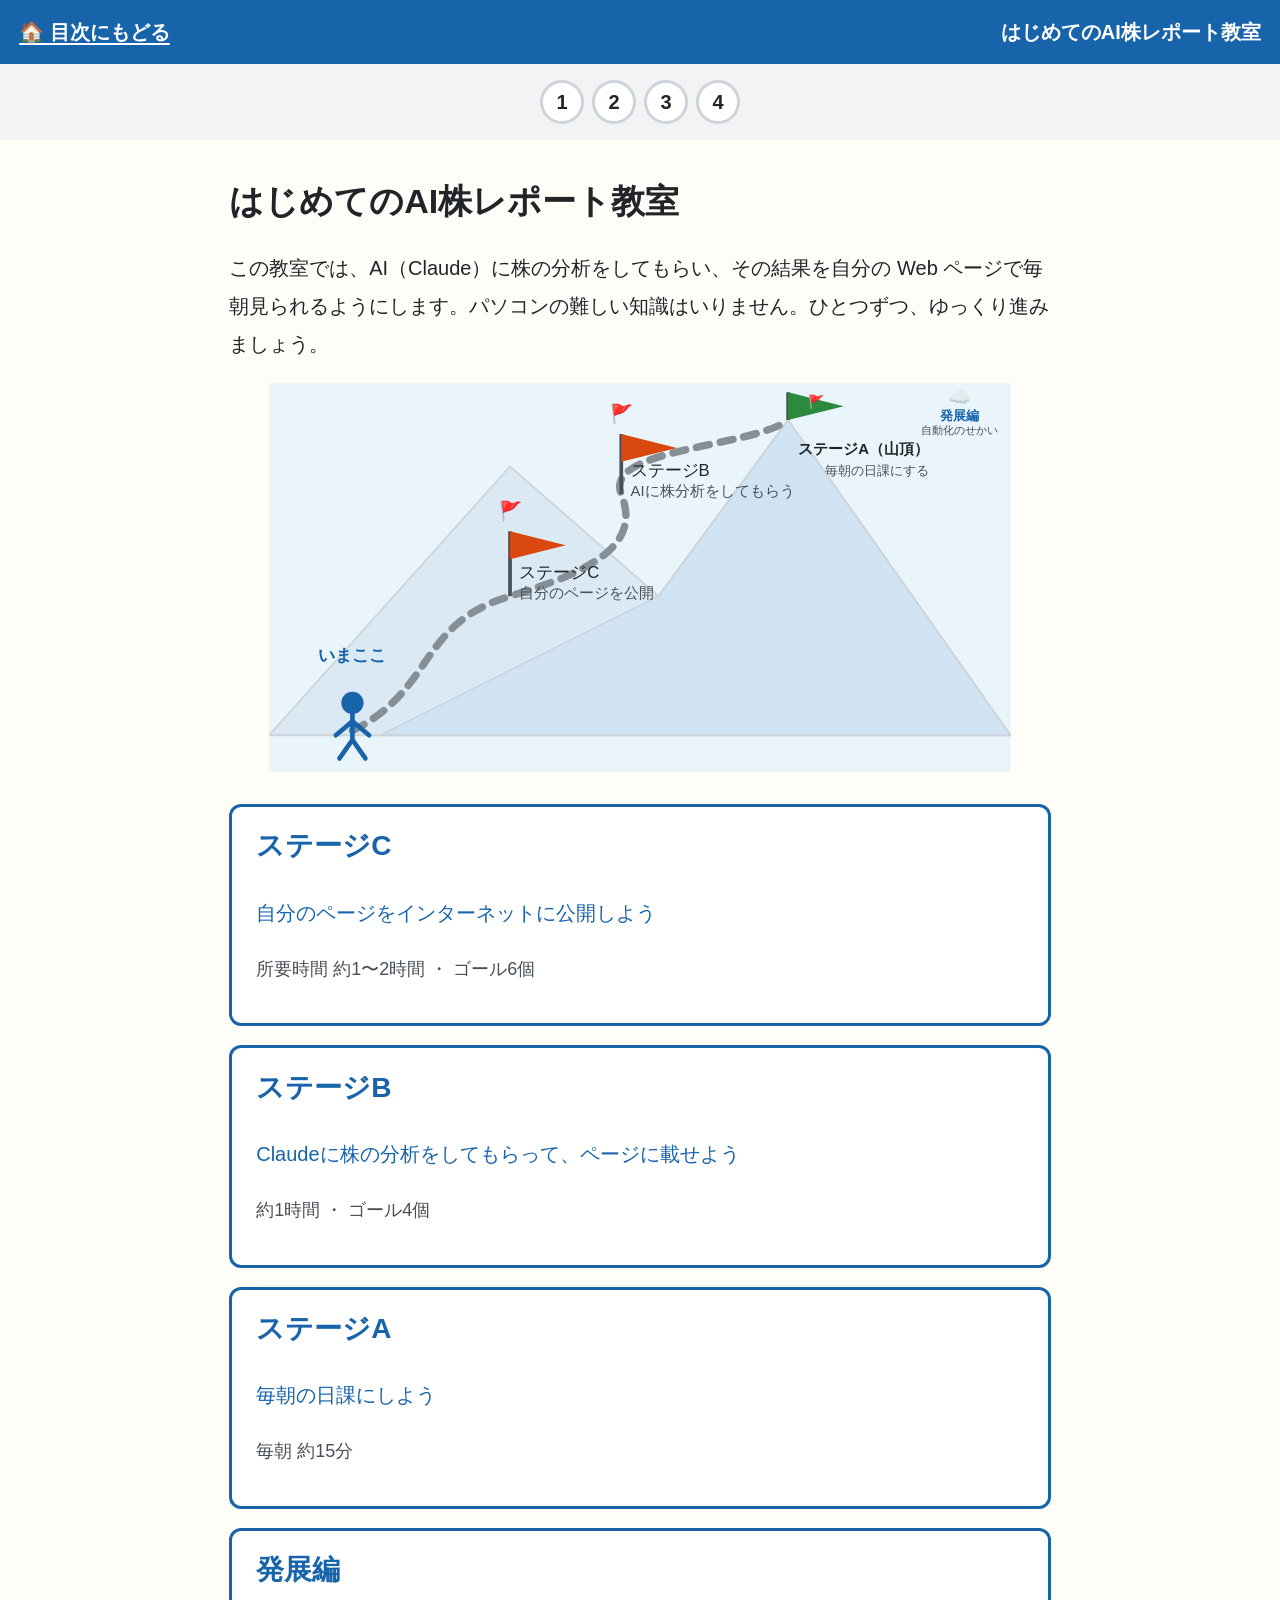
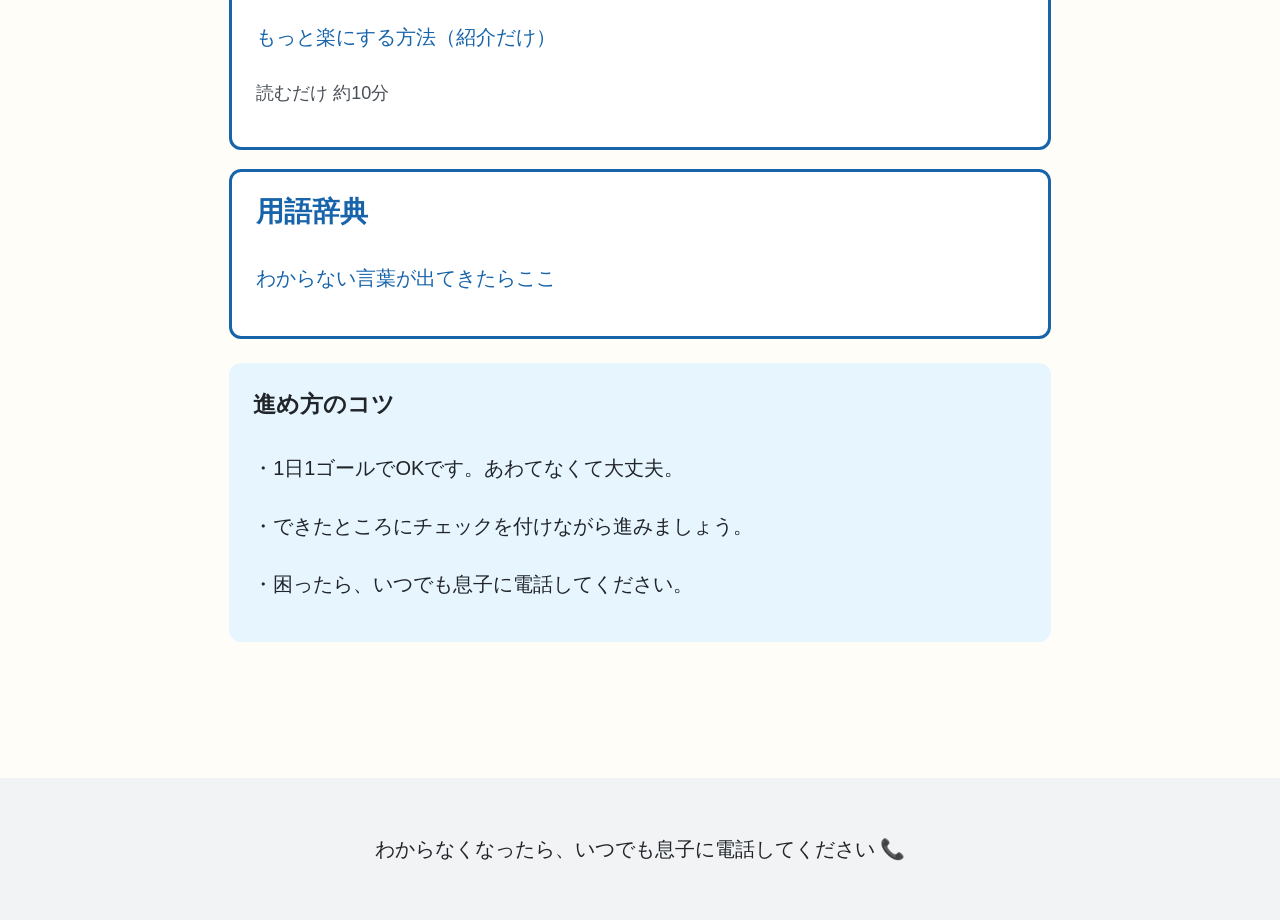
<file: index.html>
<!DOCTYPE html>
<html lang="ja">
<head>
  <meta charset="UTF-8">
  <meta name="viewport" content="width=device-width, initial-scale=1.0">
  <title>目次 | はじめてのAI株レポート教室</title>
  <link rel="stylesheet" href="style.css">
</head>
<body>
  <header class="site-header">
    <a class="home-link" href="index.html">🏠 目次にもどる</a>
    <p class="site-name">はじめてのAI株レポート教室</p>
  </header>

  <div class="progress-bar" aria-hidden="true">
    <span class="progress-step">1</span>
    <span class="progress-step">2</span>
    <span class="progress-step">3</span>
    <span class="progress-step">4</span>
  </div>

  <main>
    <h1>はじめてのAI株レポート教室</h1>
    <p>この教室では、AI（Claude）に株の分析をしてもらい、その結果を自分の Web ページで毎朝見られるようにします。パソコンの難しい知識はいりません。ひとつずつ、ゆっくり進みましょう。</p>

    <figure class="goal-image">
      <svg viewBox="0 0 800 420" role="img" aria-label="ふもとから山頂へ向かう旅路の地図。ふもとに「いまここ」、道の途中にステージC・ステージB・ステージAの旗があり、山頂の上には発展編の雲がある。">
        <!-- 空の背景 -->
        <rect x="0" y="0" width="800" height="420" fill="#eaf4fb" />

        <!-- 山のシルエット -->
        <polygon points="0,380 260,90 420,230 560,40 800,380" fill="#dbe9f5" stroke="#ced4da" stroke-width="2" />
        <polygon points="120,380 420,230 560,40 800,380" fill="#cfe3f2" stroke="#ced4da" stroke-width="2" />

        <!-- 曲がりながら山頂へ続く道 -->
        <path d="M 90,375 C 180,330 160,260 260,230 S 400,170 380,120 S 520,70 560,40"
              fill="none" stroke="#868e96" stroke-width="8" stroke-dasharray="14 12" stroke-linecap="round" />

        <!-- ふもと：いまここ -->
        <circle cx="90" cy="345" r="12" fill="#1864ab" />
        <line x1="90" y1="357" x2="90" y2="385" stroke="#1864ab" stroke-width="5" stroke-linecap="round" />
        <line x1="90" y1="365" x2="72" y2="380" stroke="#1864ab" stroke-width="5" stroke-linecap="round" />
        <line x1="90" y1="365" x2="108" y2="380" stroke="#1864ab" stroke-width="5" stroke-linecap="round" />
        <line x1="90" y1="385" x2="76" y2="405" stroke="#1864ab" stroke-width="5" stroke-linecap="round" />
        <line x1="90" y1="385" x2="104" y2="405" stroke="#1864ab" stroke-width="5" stroke-linecap="round" />
        <text x="90" y="300" text-anchor="middle" font-size="18" fill="#1864ab" font-weight="bold">いまここ</text>

        <!-- 旗1: ステージC（標高1/3あたり） -->
        <line x1="260" y1="230" x2="260" y2="160" stroke="#495057" stroke-width="4" />
        <polygon points="260,160 320,175 260,190" fill="#d9480f" />
        <text x="260" y="145" text-anchor="middle" font-size="20">🚩</text>
        <text x="270" y="210" font-size="18" fill="#212529">ステージC</text>
        <text x="270" y="232" font-size="16" fill="#495057">自分のページを公開</text>

        <!-- 旗2: ステージB（標高2/3あたり） -->
        <line x1="380" y1="120" x2="380" y2="55" stroke="#495057" stroke-width="4" />
        <polygon points="380,55 440,70 380,85" fill="#d9480f" />
        <text x="380" y="40" text-anchor="middle" font-size="20">🚩</text>
        <text x="390" y="100" font-size="18" fill="#212529">ステージB</text>
        <text x="390" y="122" font-size="16" fill="#495057">AIに株分析をしてもらう</text>

        <!-- 旗3: ステージA（山頂） -->
        <line x1="560" y1="40" x2="560" y2="10" stroke="#495057" stroke-width="4" />
        <polygon points="560,10 620,25 560,40" fill="#2b8a3e" />
        <text x="590" y="25" text-anchor="middle" font-size="14">🚩</text>
        <text x="712" y="77" text-anchor="end" font-size="16" fill="#212529" font-weight="bold">ステージA（山頂）</text>
        <text x="712" y="99" text-anchor="end" font-size="14" fill="#495057">毎朝の日課にする</text>

        <!-- 雲: 発展編（山頂の右上。ステージAラベルとは上下・左右に間隔を空けて重なりを回避） -->
        <text x="745" y="22" text-anchor="middle" font-size="20">☁️</text>
        <text x="745" y="40" text-anchor="middle" font-size="14" fill="#1864ab" font-weight="bold">発展編</text>
        <text x="745" y="55" text-anchor="middle" font-size="12" fill="#495057">自動化のせかい</text>
      </svg>
    </figure>

    <a class="stage-card" href="stage-c.html">
      <h2>ステージC</h2>
      <p>自分のページをインターネットに公開しよう</p>
      <p class="meta">所要時間 約1〜2時間 ・ ゴール6個</p>
    </a>

    <a class="stage-card" href="stage-b.html">
      <h2>ステージB</h2>
      <p>Claudeに株の分析をしてもらって、ページに載せよう</p>
      <p class="meta">約1時間 ・ ゴール4個</p>
    </a>

    <a class="stage-card" href="stage-a.html">
      <h2>ステージA</h2>
      <p>毎朝の日課にしよう</p>
      <p class="meta">毎朝 約15分</p>
    </a>

    <a class="stage-card" href="advanced.html">
      <h2>発展編</h2>
      <p>もっと楽にする方法（紹介だけ）</p>
      <p class="meta">読むだけ 約10分</p>
    </a>

    <a class="stage-card" href="glossary.html">
      <h2>用語辞典</h2>
      <p>わからない言葉が出てきたらここ</p>
    </a>

    <div class="goal-card">
      <h3>進め方のコツ</h3>
      <p>・1日1ゴールでOKです。あわてなくて大丈夫。</p>
      <p>・できたところにチェックを付けながら進みましょう。</p>
      <p>・困ったら、いつでも息子に電話してください。</p>
    </div>
  </main>

  <footer class="site-footer">
    <p>わからなくなったら、いつでも息子に電話してください 📞</p>
  </footer>
  <script src="script.js"></script>
</body>
</html>
</file>
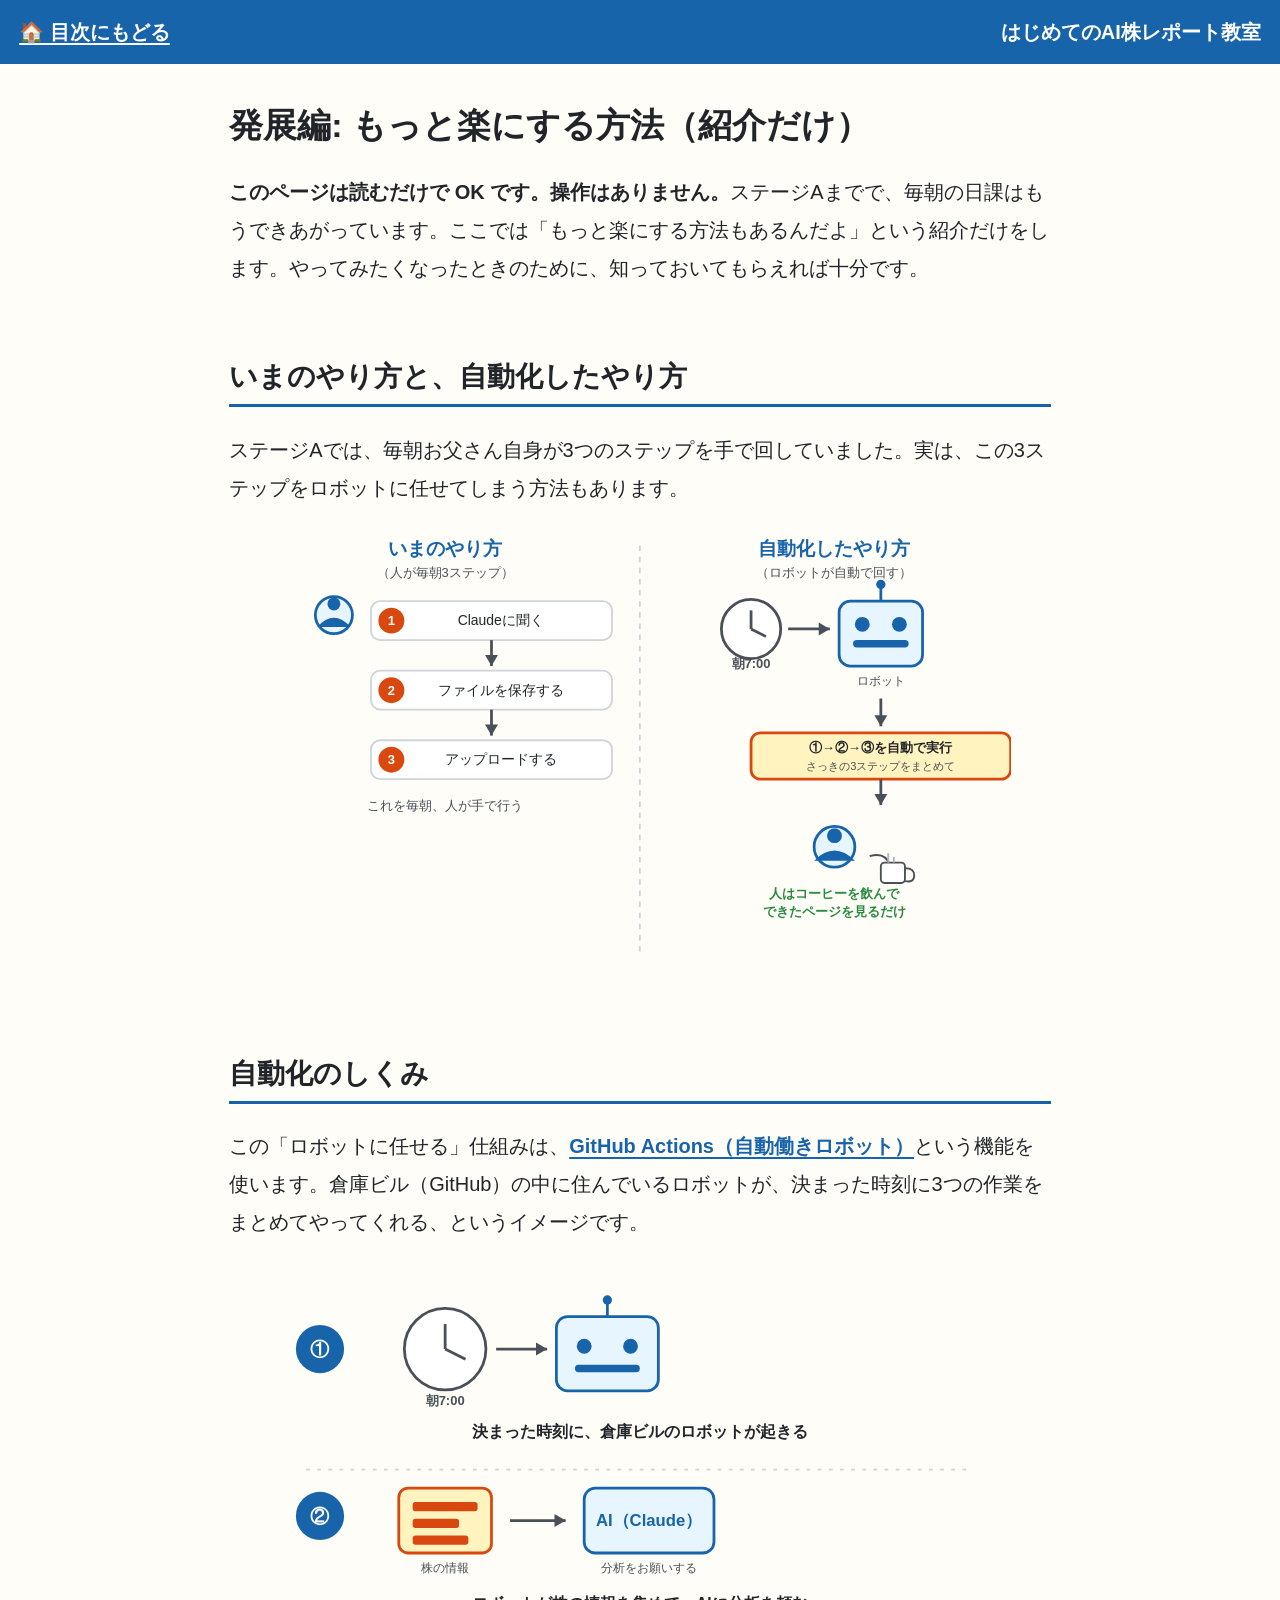
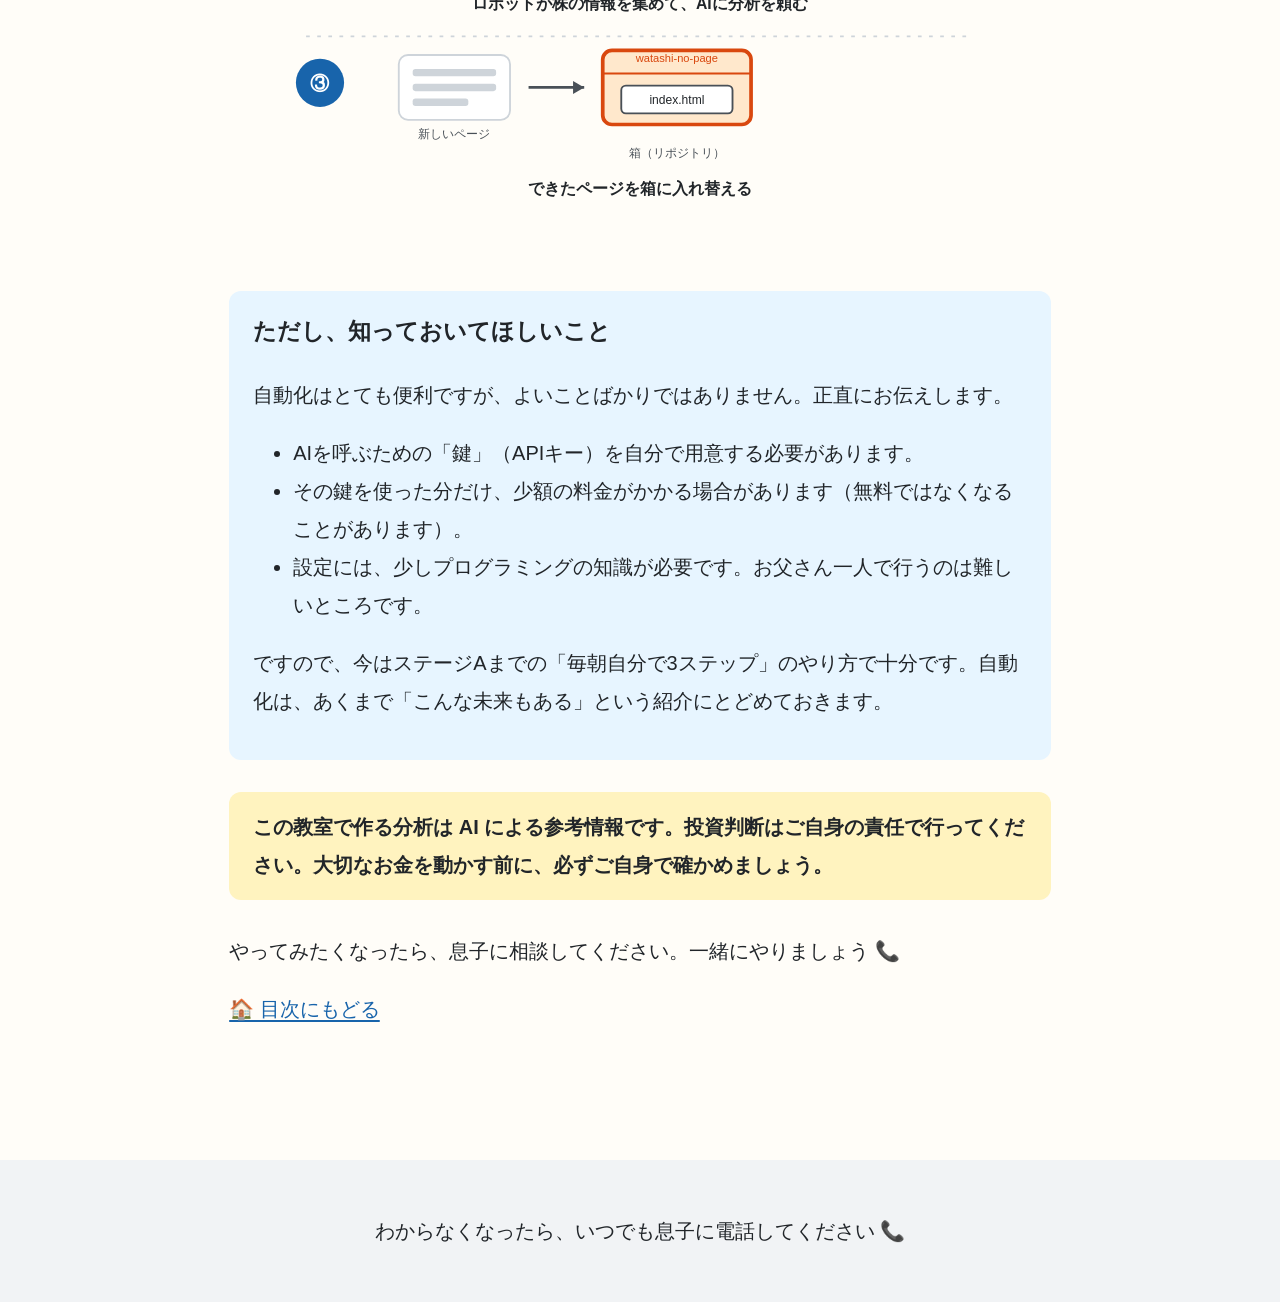
<file: advanced.html>
<!DOCTYPE html>
<html lang="ja">
<head>
  <meta charset="UTF-8">
  <meta name="viewport" content="width=device-width, initial-scale=1.0">
  <title>発展編 | はじめてのAI株レポート教室</title>
  <link rel="stylesheet" href="style.css">
</head>
<body>
  <header class="site-header">
    <a class="home-link" href="index.html">🏠 目次にもどる</a>
    <p class="site-name">はじめてのAI株レポート教室</p>
  </header>
  <main>
    <h1>発展編: もっと楽にする方法（紹介だけ）</h1>
    <p><strong>このページは読むだけで OK です。操作はありません。</strong>ステージAまでで、毎朝の日課はもうできあがっています。ここでは「もっと楽にする方法もあるんだよ」という紹介だけをします。やってみたくなったときのために、知っておいてもらえれば十分です。</p>

    <h2>いまのやり方と、自動化したやり方</h2>
    <p>ステージAでは、毎朝お父さん自身が3つのステップを手で回していました。実は、この3ステップをロボットに任せてしまう方法もあります。</p>

    <figure class="goal-image">
      <svg viewBox="0 0 800 480" role="img" aria-label="左側はいまのやり方で、人が毎朝3ステップを手で行う様子。右側は自動化したやり方で、時計が7時になるとロボットが同じ3ステップを自動で行い、人はコーヒーを飲みながらページを見るだけの様子。">
        <!-- 左: いまのやり方 -->
        <text x="190" y="30" text-anchor="middle" font-size="20" font-weight="bold" fill="#1864ab">いまのやり方</text>
        <text x="190" y="54" text-anchor="middle" font-size="14" fill="#495057">（人が毎朝3ステップ）</text>

        <circle cx="70" cy="95" r="20" fill="#e7f5ff" stroke="#1864ab" stroke-width="3" />
        <circle cx="70" cy="83" r="7" fill="#1864ab" />
        <path d="M 52,108 Q 70,88 88,108" fill="#1864ab" />

        <rect x="110" y="80" width="260" height="42" rx="10" fill="#ffffff" stroke="#ced4da" stroke-width="2" />
        <circle cx="132" cy="101" r="14" fill="#d9480f" />
        <text x="132" y="106" text-anchor="middle" font-size="14" fill="#ffffff" font-weight="bold">1</text>
        <text x="250" y="106" text-anchor="middle" font-size="15" fill="#212529">Claudeに聞く</text>

        <path d="M 240,122 L 240,150" stroke="#495057" stroke-width="3" fill="none" />
        <polygon points="240,150 233,138 247,138" fill="#495057" />

        <rect x="110" y="155" width="260" height="42" rx="10" fill="#ffffff" stroke="#ced4da" stroke-width="2" />
        <circle cx="132" cy="176" r="14" fill="#d9480f" />
        <text x="132" y="181" text-anchor="middle" font-size="14" fill="#ffffff" font-weight="bold">2</text>
        <text x="250" y="181" text-anchor="middle" font-size="15" fill="#212529">ファイルを保存する</text>

        <path d="M 240,197 L 240,225" stroke="#495057" stroke-width="3" fill="none" />
        <polygon points="240,225 233,213 247,213" fill="#495057" />

        <rect x="110" y="230" width="260" height="42" rx="10" fill="#ffffff" stroke="#ced4da" stroke-width="2" />
        <circle cx="132" cy="251" r="14" fill="#d9480f" />
        <text x="132" y="256" text-anchor="middle" font-size="14" fill="#ffffff" font-weight="bold">3</text>
        <text x="250" y="256" text-anchor="middle" font-size="15" fill="#212529">アップロードする</text>

        <text x="190" y="305" text-anchor="middle" font-size="14" fill="#495057">これを毎朝、人が手で行う</text>

        <!-- 区切り線 -->
        <line x1="400" y1="20" x2="400" y2="460" stroke="#ced4da" stroke-width="2" stroke-dasharray="6,6" />

        <!-- 右: 自動化したやり方 -->
        <text x="610" y="30" text-anchor="middle" font-size="20" font-weight="bold" fill="#1864ab">自動化したやり方</text>
        <text x="610" y="54" text-anchor="middle" font-size="14" fill="#495057">（ロボットが自動で回す）</text>

        <circle cx="520" cy="110" r="32" fill="#ffffff" stroke="#495057" stroke-width="3" />
        <line x1="520" y1="110" x2="520" y2="90" stroke="#495057" stroke-width="3" />
        <line x1="520" y1="110" x2="536" y2="118" stroke="#495057" stroke-width="3" />
        <text x="520" y="152" text-anchor="middle" font-size="14" fill="#495057" font-weight="bold">朝7:00</text>

        <path d="M 560,110 L 605,110" stroke="#495057" stroke-width="3" fill="none" />
        <polygon points="605,110 593,103 593,117" fill="#495057" />

        <rect x="615" y="80" width="90" height="70" rx="12" fill="#e7f5ff" stroke="#1864ab" stroke-width="3" />
        <circle cx="640" cy="105" r="8" fill="#1864ab" />
        <circle cx="680" cy="105" r="8" fill="#1864ab" />
        <rect x="630" y="122" width="60" height="8" rx="4" fill="#1864ab" />
        <line x1="660" y1="80" x2="660" y2="65" stroke="#1864ab" stroke-width="3" />
        <circle cx="660" cy="62" r="5" fill="#1864ab" />
        <text x="660" y="170" text-anchor="middle" font-size="13" fill="#495057">ロボット</text>

        <path d="M 660,185 L 660,215" stroke="#495057" stroke-width="3" fill="none" />
        <polygon points="660,215 653,203 667,203" fill="#495057" />

        <rect x="520" y="222" width="280" height="50" rx="10" fill="#fff3bf" stroke="#d9480f" stroke-width="3" />
        <text x="660" y="243" text-anchor="middle" font-size="14" fill="#212529" font-weight="bold">①→②→③を自動で実行</text>
        <text x="660" y="262" text-anchor="middle" font-size="12" fill="#495057">さっきの3ステップをまとめて</text>

        <path d="M 660,272 L 660,300" stroke="#495057" stroke-width="3" fill="none" />
        <polygon points="660,300 653,288 667,288" fill="#495057" />

        <circle cx="610" cy="345" r="22" fill="#e7f5ff" stroke="#1864ab" stroke-width="3" />
        <circle cx="610" cy="333" r="8" fill="#1864ab" />
        <path d="M 588,360 Q 610,338 632,360" fill="#1864ab" />

        <path d="M 648,355 Q 665,350 670,365" stroke="#495057" stroke-width="2" fill="none" />
        <rect x="660" y="362" width="26" height="22" rx="4" fill="#ffffff" stroke="#495057" stroke-width="2" />
        <path d="M 686,368 Q 696,368 696,376 Q 696,384 686,382" fill="none" stroke="#495057" stroke-width="2" />
        <line x1="668" y1="362" x2="668" y2="352" stroke="#adb5bd" stroke-width="2" />
        <line x1="674" y1="362" x2="674" y2="356" stroke="#adb5bd" stroke-width="2" />

        <text x="610" y="400" text-anchor="middle" font-size="14" fill="#2b8a3e" font-weight="bold">人はコーヒーを飲んで</text>
        <text x="610" y="420" text-anchor="middle" font-size="14" fill="#2b8a3e" font-weight="bold">できたページを見るだけ</text>
      </svg>
    </figure>

    <h2>自動化のしくみ</h2>
    <p>この「ロボットに任せる」仕組みは、<a class="term" href="glossary.html#actions">GitHub Actions（自動働きロボット）</a>という機能を使います。倉庫ビル（GitHub）の中に住んでいるロボットが、決まった時刻に3つの作業をまとめてやってくれる、というイメージです。</p>

    <figure class="goal-image">
      <svg viewBox="0 0 800 640" role="img" aria-label="自動化のしくみを3段で説明する図。1段目は決まった時刻に倉庫ビルのロボットが起きる様子。2段目はロボットが株の情報を集めてAIに分析を頼む様子。3段目はできたページを箱に入れ替える様子。">
        <!-- 段1 -->
        <circle cx="55" cy="95" r="26" fill="#1864ab" />
        <text x="55" y="103" text-anchor="middle" font-size="20" fill="#ffffff" font-weight="bold">①</text>

        <circle cx="190" cy="95" r="44" fill="#ffffff" stroke="#495057" stroke-width="3" />
        <line x1="190" y1="95" x2="190" y2="68" stroke="#495057" stroke-width="3" />
        <line x1="190" y1="95" x2="212" y2="106" stroke="#495057" stroke-width="3" />
        <text x="190" y="155" text-anchor="middle" font-size="14" fill="#495057" font-weight="bold">朝7:00</text>

        <path d="M 245,95 L 300,95" stroke="#495057" stroke-width="3" fill="none" />
        <polygon points="300,95 288,88 288,102" fill="#495057" />

        <rect x="310" y="60" width="110" height="80" rx="12" fill="#e7f5ff" stroke="#1864ab" stroke-width="3" />
        <circle cx="340" cy="92" r="8" fill="#1864ab" />
        <circle cx="390" cy="92" r="8" fill="#1864ab" />
        <rect x="330" y="112" width="70" height="8" rx="4" fill="#1864ab" />
        <line x1="365" y1="60" x2="365" y2="45" stroke="#1864ab" stroke-width="3" />
        <circle cx="365" cy="42" r="5" fill="#1864ab" />

        <text x="400" y="190" text-anchor="middle" font-size="17" fill="#212529" font-weight="bold">決まった時刻に、倉庫ビルのロボットが起きる</text>

        <line x1="40" y1="225" x2="760" y2="225" stroke="#ced4da" stroke-width="2" stroke-dasharray="4,8" />

        <!-- 段2 -->
        <circle cx="55" cy="275" r="26" fill="#1864ab" />
        <text x="55" y="283" text-anchor="middle" font-size="20" fill="#ffffff" font-weight="bold">②</text>

        <rect x="140" y="245" width="100" height="70" rx="10" fill="#fff3bf" stroke="#d9480f" stroke-width="3" />
        <rect x="155" y="260" width="70" height="10" rx="3" fill="#d9480f" />
        <rect x="155" y="278" width="50" height="10" rx="3" fill="#d9480f" />
        <rect x="155" y="296" width="60" height="10" rx="3" fill="#d9480f" />
        <text x="190" y="335" text-anchor="middle" font-size="13" fill="#495057">株の情報</text>

        <path d="M 260,280 L 320,280" stroke="#495057" stroke-width="3" fill="none" />
        <polygon points="320,280 308,273 308,287" fill="#495057" />

        <rect x="340" y="245" width="140" height="70" rx="12" fill="#e7f5ff" stroke="#1864ab" stroke-width="3" />
        <text x="410" y="286" text-anchor="middle" font-size="18" fill="#1864ab" font-weight="bold">AI（Claude）</text>
        <text x="410" y="335" text-anchor="middle" font-size="13" fill="#495057">分析をお願いする</text>

        <text x="400" y="375" text-anchor="middle" font-size="17" fill="#212529" font-weight="bold">ロボットが株の情報を集めて、AIに分析を頼む</text>

        <line x1="40" y1="405" x2="760" y2="405" stroke="#ced4da" stroke-width="2" stroke-dasharray="4,8" />

        <!-- 段3 -->
        <circle cx="55" cy="455" r="26" fill="#1864ab" />
        <text x="55" y="463" text-anchor="middle" font-size="20" fill="#ffffff" font-weight="bold">③</text>

        <rect x="140" y="425" width="120" height="70" rx="10" fill="#ffffff" stroke="#ced4da" stroke-width="2" />
        <rect x="155" y="440" width="90" height="8" rx="3" fill="#ced4da" />
        <rect x="155" y="456" width="90" height="8" rx="3" fill="#ced4da" />
        <rect x="155" y="472" width="60" height="8" rx="3" fill="#ced4da" />
        <text x="200" y="515" text-anchor="middle" font-size="13" fill="#495057">新しいページ</text>

        <path d="M 280,460 L 340,460" stroke="#495057" stroke-width="3" fill="none" />
        <polygon points="340,460 328,453 328,467" fill="#495057" />

        <rect x="360" y="420" width="160" height="80" rx="10" fill="#ffe8cc" stroke="#d9480f" stroke-width="4" />
        <line x1="360" y1="445" x2="520" y2="445" stroke="#d9480f" stroke-width="2" />
        <text x="440" y="433" text-anchor="middle" font-size="12" fill="#d9480f">watashi-no-page</text>
        <rect x="380" y="458" width="120" height="30" rx="5" fill="#ffffff" stroke="#495057" stroke-width="2" />
        <text x="440" y="478" text-anchor="middle" font-size="13" fill="#212529">index.html</text>
        <text x="440" y="535" text-anchor="middle" font-size="13" fill="#495057">箱（リポジトリ）</text>

        <text x="400" y="575" text-anchor="middle" font-size="17" fill="#212529" font-weight="bold">できたページを箱に入れ替える</text>
      </svg>
    </figure>

    <div class="goal-card">
      <h3>ただし、知っておいてほしいこと</h3>
      <p>自動化はとても便利ですが、よいことばかりではありません。正直にお伝えします。</p>
      <ul>
        <li>AIを呼ぶための「鍵」（APIキー）を自分で用意する必要があります。</li>
        <li>その鍵を使った分だけ、少額の料金がかかる場合があります（無料ではなくなることがあります）。</li>
        <li>設定には、少しプログラミングの知識が必要です。お父さん一人で行うのは難しいところです。</li>
      </ul>
      <p>ですので、今はステージAまでの「毎朝自分で3ステップ」のやり方で十分です。自動化は、あくまで「こんな未来もある」という紹介にとどめておきます。</p>
    </div>

    <div class="disclaimer">この教室で作る分析は AI による参考情報です。<strong>投資判断はご自身の責任で</strong>行ってください。大切なお金を動かす前に、必ずご自身で確かめましょう。</div>

    <p>やってみたくなったら、息子に相談してください。一緒にやりましょう 📞</p>
    <p><a href="index.html">🏠 目次にもどる</a></p>
  </main>
  <footer class="site-footer">
    <p>わからなくなったら、いつでも息子に電話してください 📞</p>
  </footer>
  <script src="script.js"></script>
</body>
</html>
</file>
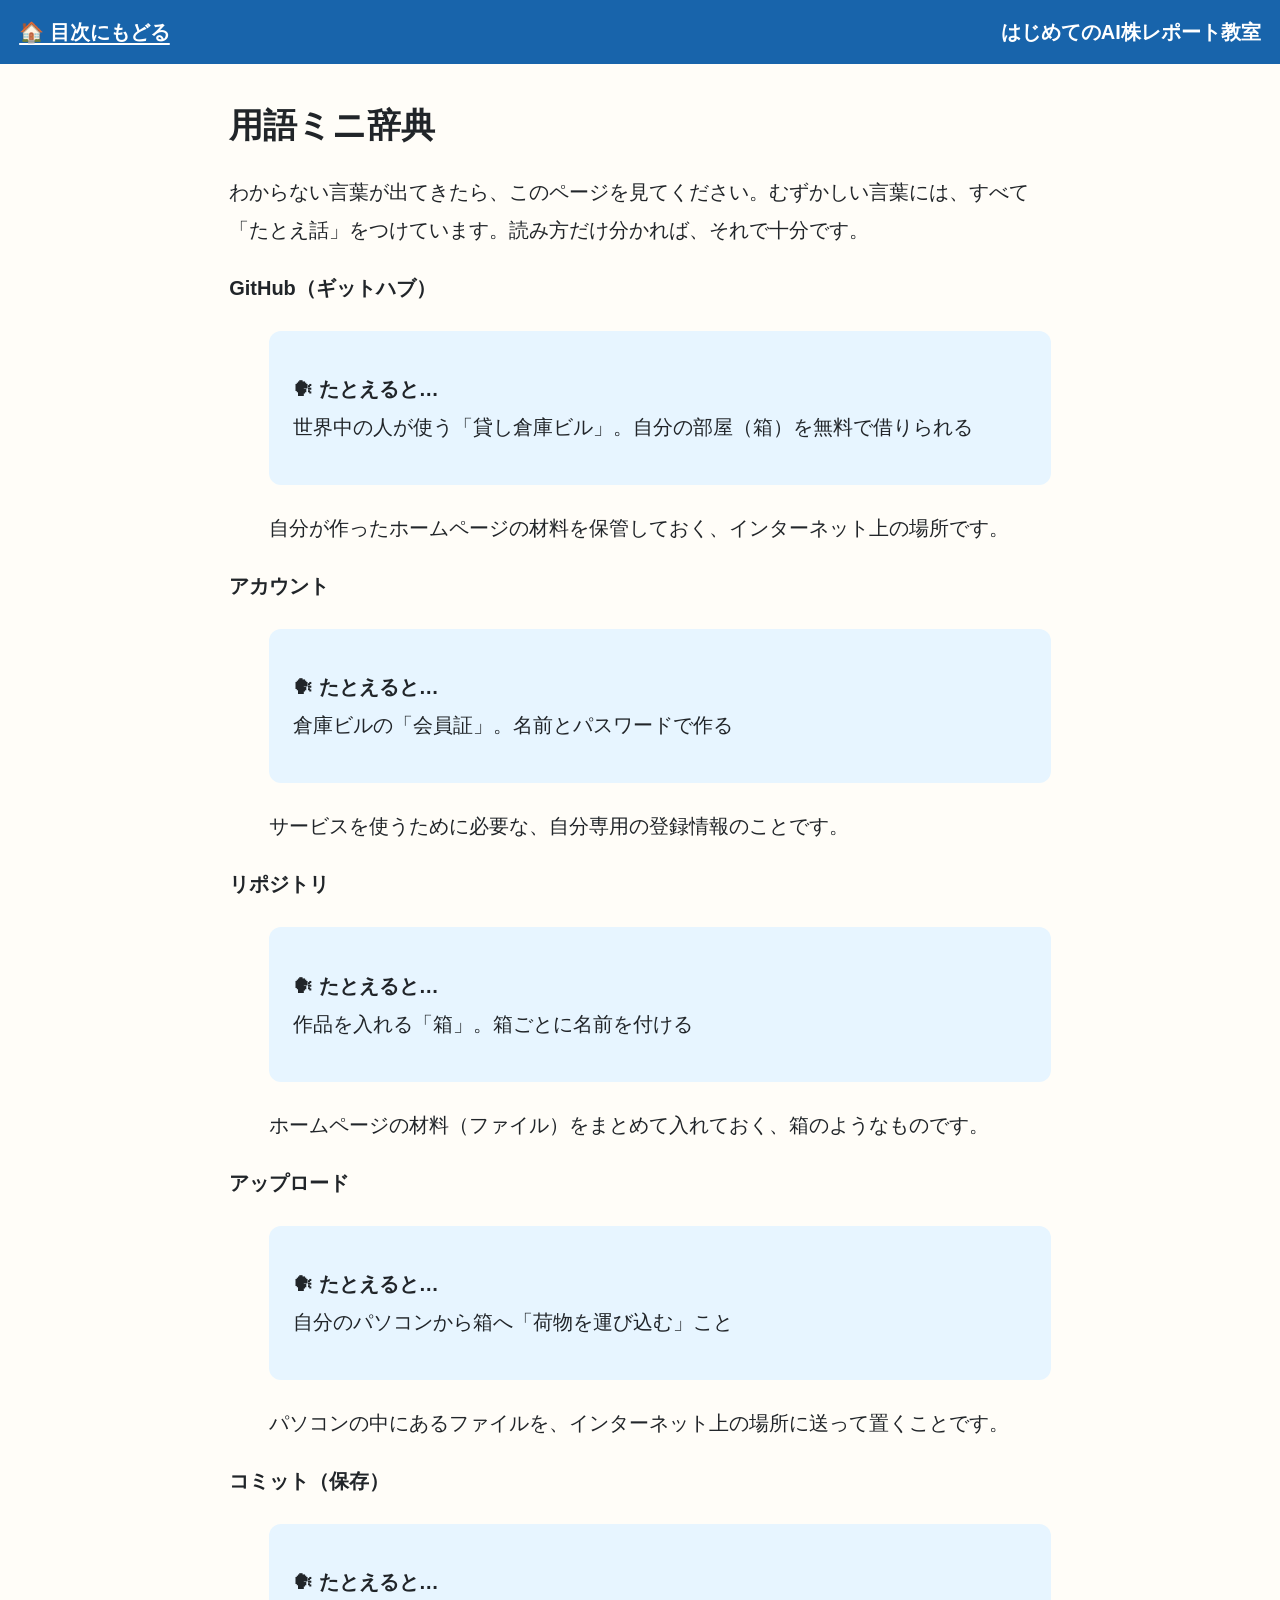
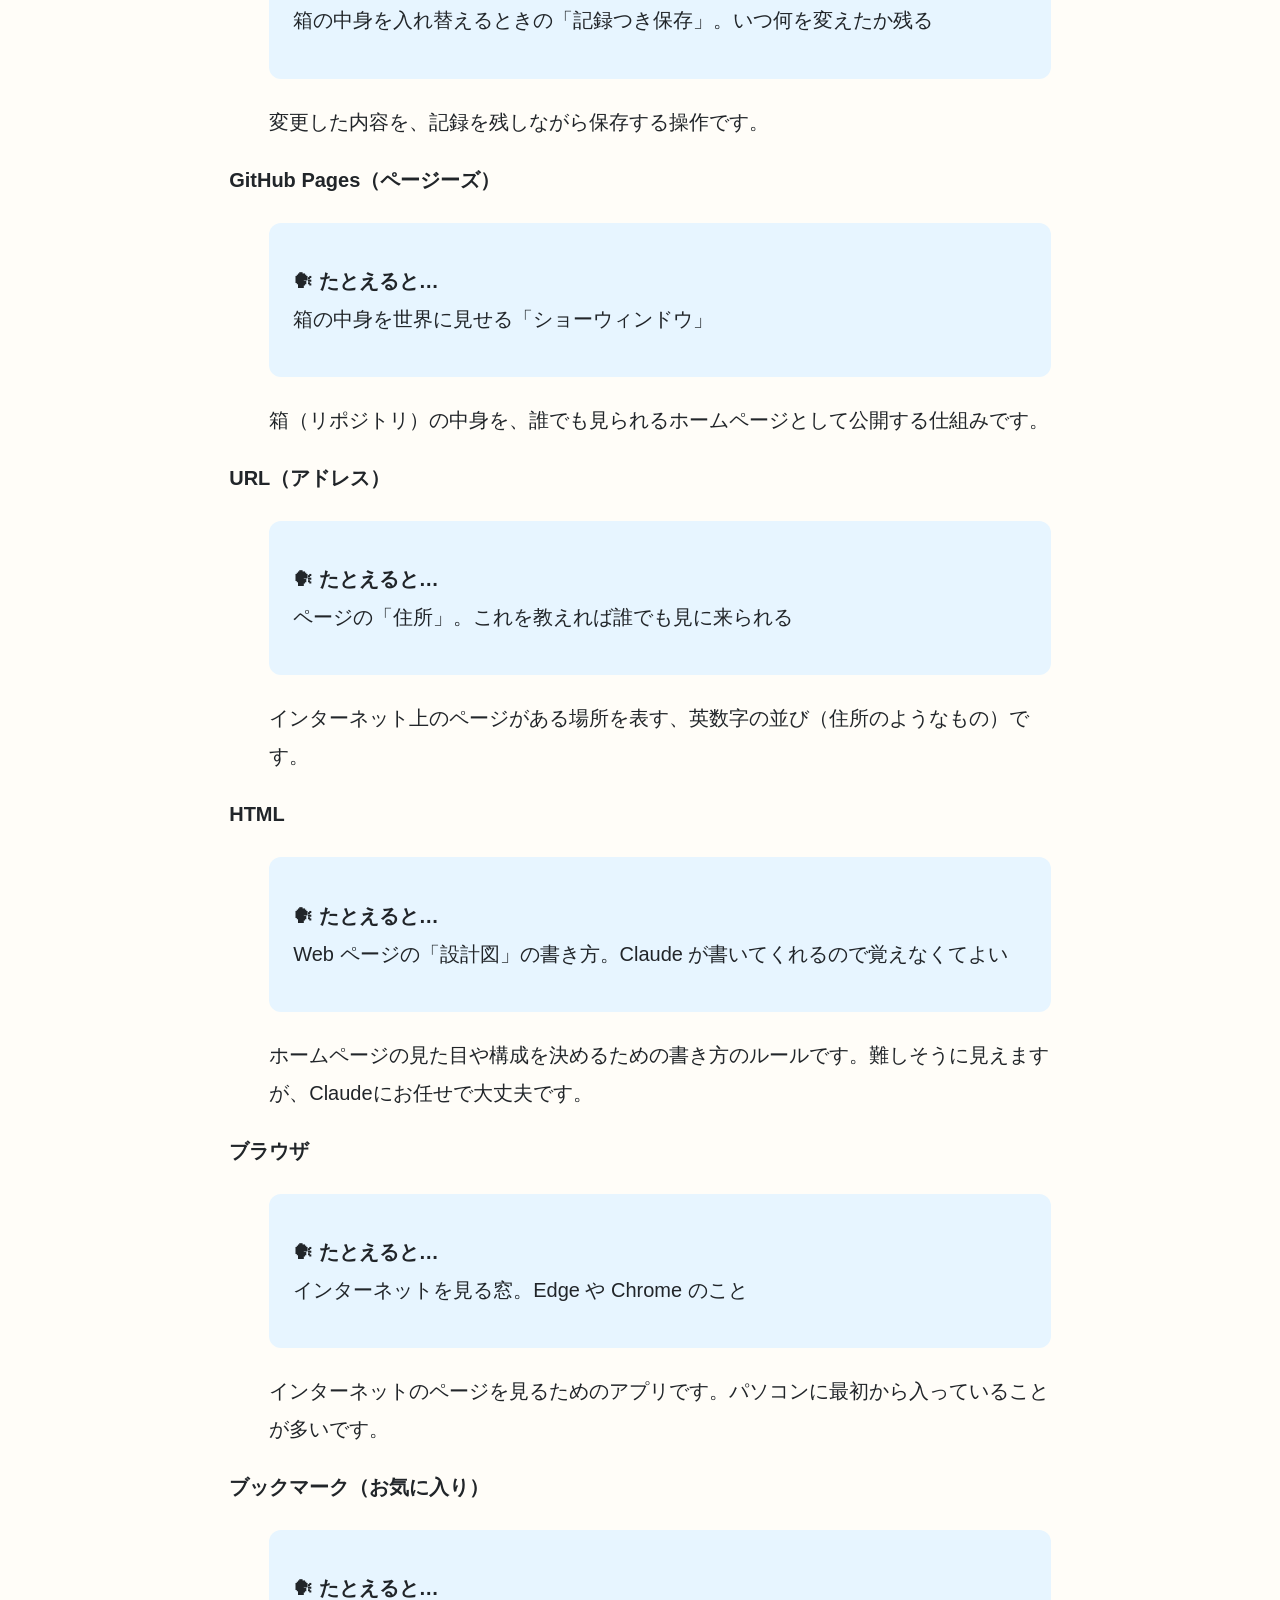
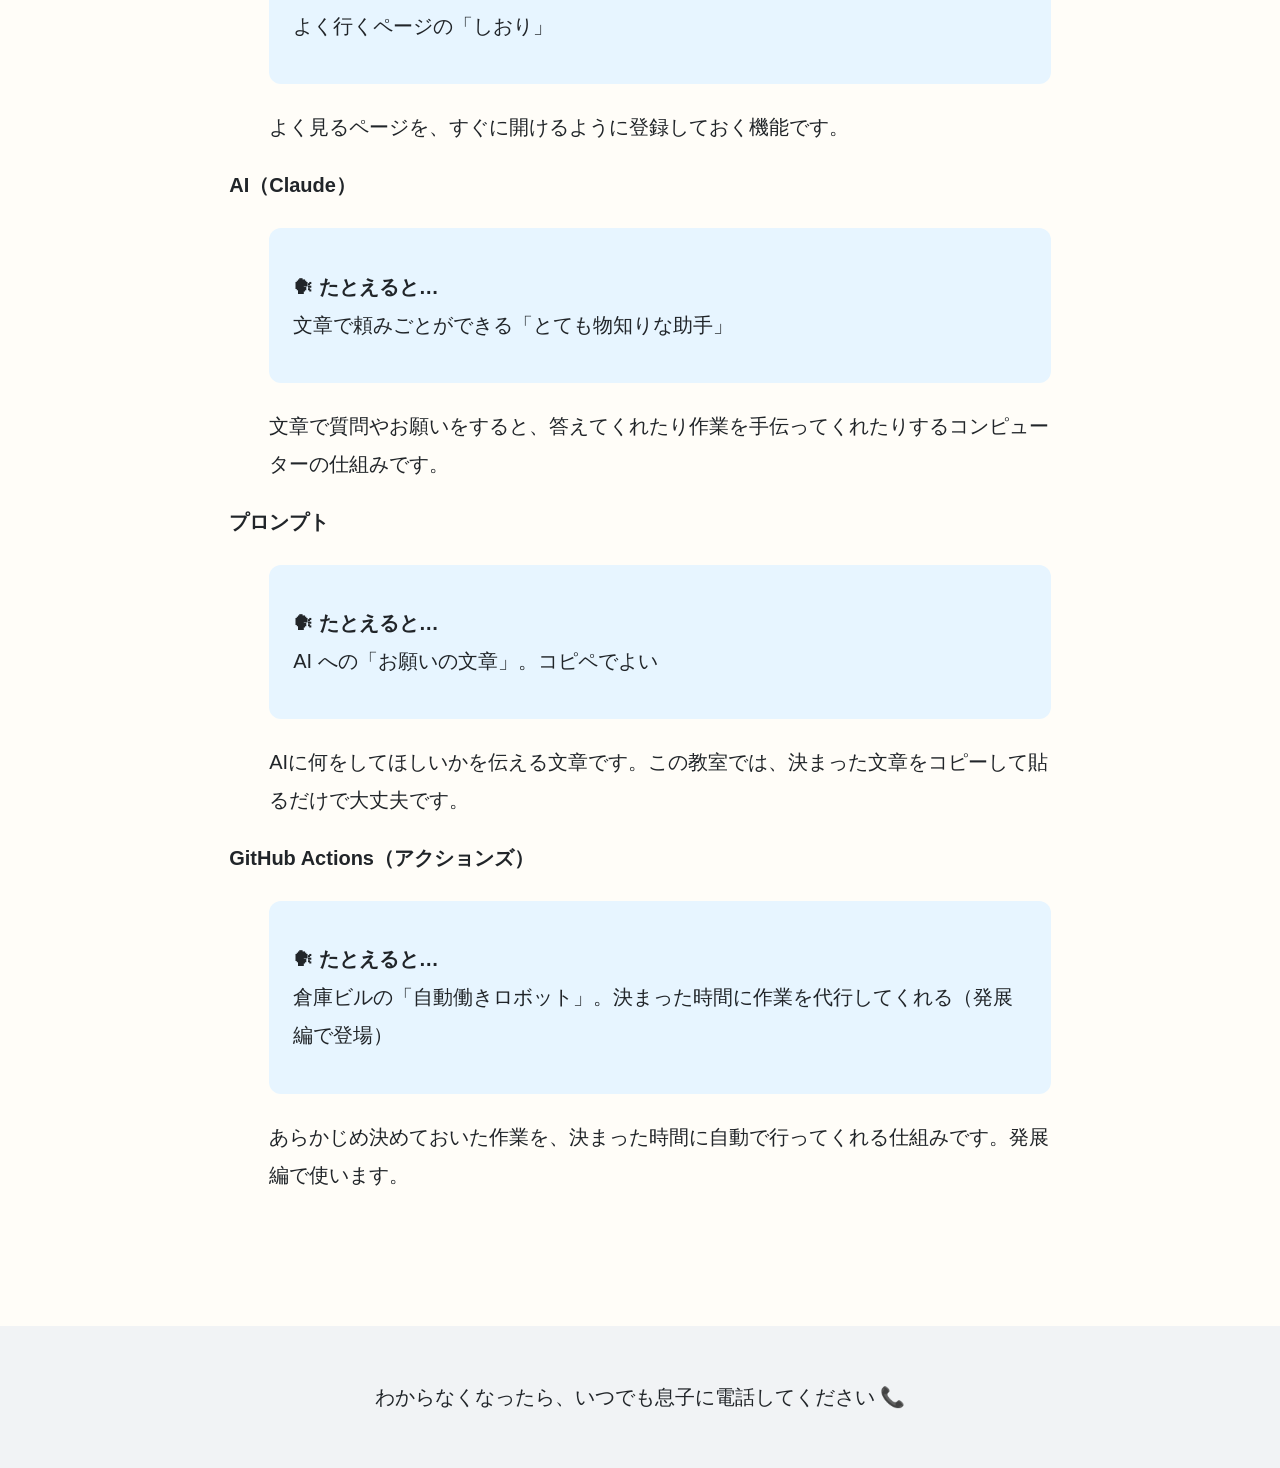
<file: glossary.html>
<!DOCTYPE html>
<html lang="ja">
<head>
  <meta charset="UTF-8">
  <meta name="viewport" content="width=device-width, initial-scale=1.0">
  <title>用語ミニ辞典 | はじめてのAI株レポート教室</title>
  <link rel="stylesheet" href="style.css">
</head>
<body>
  <header class="site-header">
    <a class="home-link" href="index.html">🏠 目次にもどる</a>
    <p class="site-name">はじめてのAI株レポート教室</p>
  </header>
  <main>
    <h1>用語ミニ辞典</h1>
    <p>わからない言葉が出てきたら、このページを見てください。むずかしい言葉には、すべて「たとえ話」をつけています。読み方だけ分かれば、それで十分です。</p>

    <dl>
      <dt id="github"><strong>GitHub（ギットハブ）</strong></dt>
      <dd>
        <div class="goal-card">
          <p><strong>🗣 たとえると…</strong><br>世界中の人が使う「貸し倉庫ビル」。自分の部屋（箱）を無料で借りられる</p>
        </div>
        <p>自分が作ったホームページの材料を保管しておく、インターネット上の場所です。</p>
      </dd>

      <dt id="account"><strong>アカウント</strong></dt>
      <dd>
        <div class="goal-card">
          <p><strong>🗣 たとえると…</strong><br>倉庫ビルの「会員証」。名前とパスワードで作る</p>
        </div>
        <p>サービスを使うために必要な、自分専用の登録情報のことです。</p>
      </dd>

      <dt id="repo"><strong>リポジトリ</strong></dt>
      <dd>
        <div class="goal-card">
          <p><strong>🗣 たとえると…</strong><br>作品を入れる「箱」。箱ごとに名前を付ける</p>
        </div>
        <p>ホームページの材料（ファイル）をまとめて入れておく、箱のようなものです。</p>
      </dd>

      <dt id="upload"><strong>アップロード</strong></dt>
      <dd>
        <div class="goal-card">
          <p><strong>🗣 たとえると…</strong><br>自分のパソコンから箱へ「荷物を運び込む」こと</p>
        </div>
        <p>パソコンの中にあるファイルを、インターネット上の場所に送って置くことです。</p>
      </dd>

      <dt id="commit"><strong>コミット（保存）</strong></dt>
      <dd>
        <div class="goal-card">
          <p><strong>🗣 たとえると…</strong><br>箱の中身を入れ替えるときの「記録つき保存」。いつ何を変えたか残る</p>
        </div>
        <p>変更した内容を、記録を残しながら保存する操作です。</p>
      </dd>

      <dt id="pages"><strong>GitHub Pages（ページーズ）</strong></dt>
      <dd>
        <div class="goal-card">
          <p><strong>🗣 たとえると…</strong><br>箱の中身を世界に見せる「ショーウィンドウ」</p>
        </div>
        <p>箱（リポジトリ）の中身を、誰でも見られるホームページとして公開する仕組みです。</p>
      </dd>

      <dt id="url"><strong>URL（アドレス）</strong></dt>
      <dd>
        <div class="goal-card">
          <p><strong>🗣 たとえると…</strong><br>ページの「住所」。これを教えれば誰でも見に来られる</p>
        </div>
        <p>インターネット上のページがある場所を表す、英数字の並び（住所のようなもの）です。</p>
      </dd>

      <dt id="html"><strong>HTML</strong></dt>
      <dd>
        <div class="goal-card">
          <p><strong>🗣 たとえると…</strong><br>Web ページの「設計図」の書き方。Claude が書いてくれるので覚えなくてよい</p>
        </div>
        <p>ホームページの見た目や構成を決めるための書き方のルールです。難しそうに見えますが、Claudeにお任せで大丈夫です。</p>
      </dd>

      <dt id="browser"><strong>ブラウザ</strong></dt>
      <dd>
        <div class="goal-card">
          <p><strong>🗣 たとえると…</strong><br>インターネットを見る窓。Edge や Chrome のこと</p>
        </div>
        <p>インターネットのページを見るためのアプリです。パソコンに最初から入っていることが多いです。</p>
      </dd>

      <dt id="bookmark"><strong>ブックマーク（お気に入り）</strong></dt>
      <dd>
        <div class="goal-card">
          <p><strong>🗣 たとえると…</strong><br>よく行くページの「しおり」</p>
        </div>
        <p>よく見るページを、すぐに開けるように登録しておく機能です。</p>
      </dd>

      <dt id="ai"><strong>AI（Claude）</strong></dt>
      <dd>
        <div class="goal-card">
          <p><strong>🗣 たとえると…</strong><br>文章で頼みごとができる「とても物知りな助手」</p>
        </div>
        <p>文章で質問やお願いをすると、答えてくれたり作業を手伝ってくれたりするコンピューターの仕組みです。</p>
      </dd>

      <dt id="prompt"><strong>プロンプト</strong></dt>
      <dd>
        <div class="goal-card">
          <p><strong>🗣 たとえると…</strong><br>AI への「お願いの文章」。コピペでよい</p>
        </div>
        <p>AIに何をしてほしいかを伝える文章です。この教室では、決まった文章をコピーして貼るだけで大丈夫です。</p>
      </dd>

      <dt id="actions"><strong>GitHub Actions（アクションズ）</strong></dt>
      <dd>
        <div class="goal-card">
          <p><strong>🗣 たとえると…</strong><br>倉庫ビルの「自動働きロボット」。決まった時間に作業を代行してくれる（発展編で登場）</p>
        </div>
        <p>あらかじめ決めておいた作業を、決まった時間に自動で行ってくれる仕組みです。発展編で使います。</p>
      </dd>
    </dl>
  </main>
  <footer class="site-footer">
    <p>わからなくなったら、いつでも息子に電話してください 📞</p>
  </footer>
  <script src="script.js"></script>
</body>
</html>
</file>
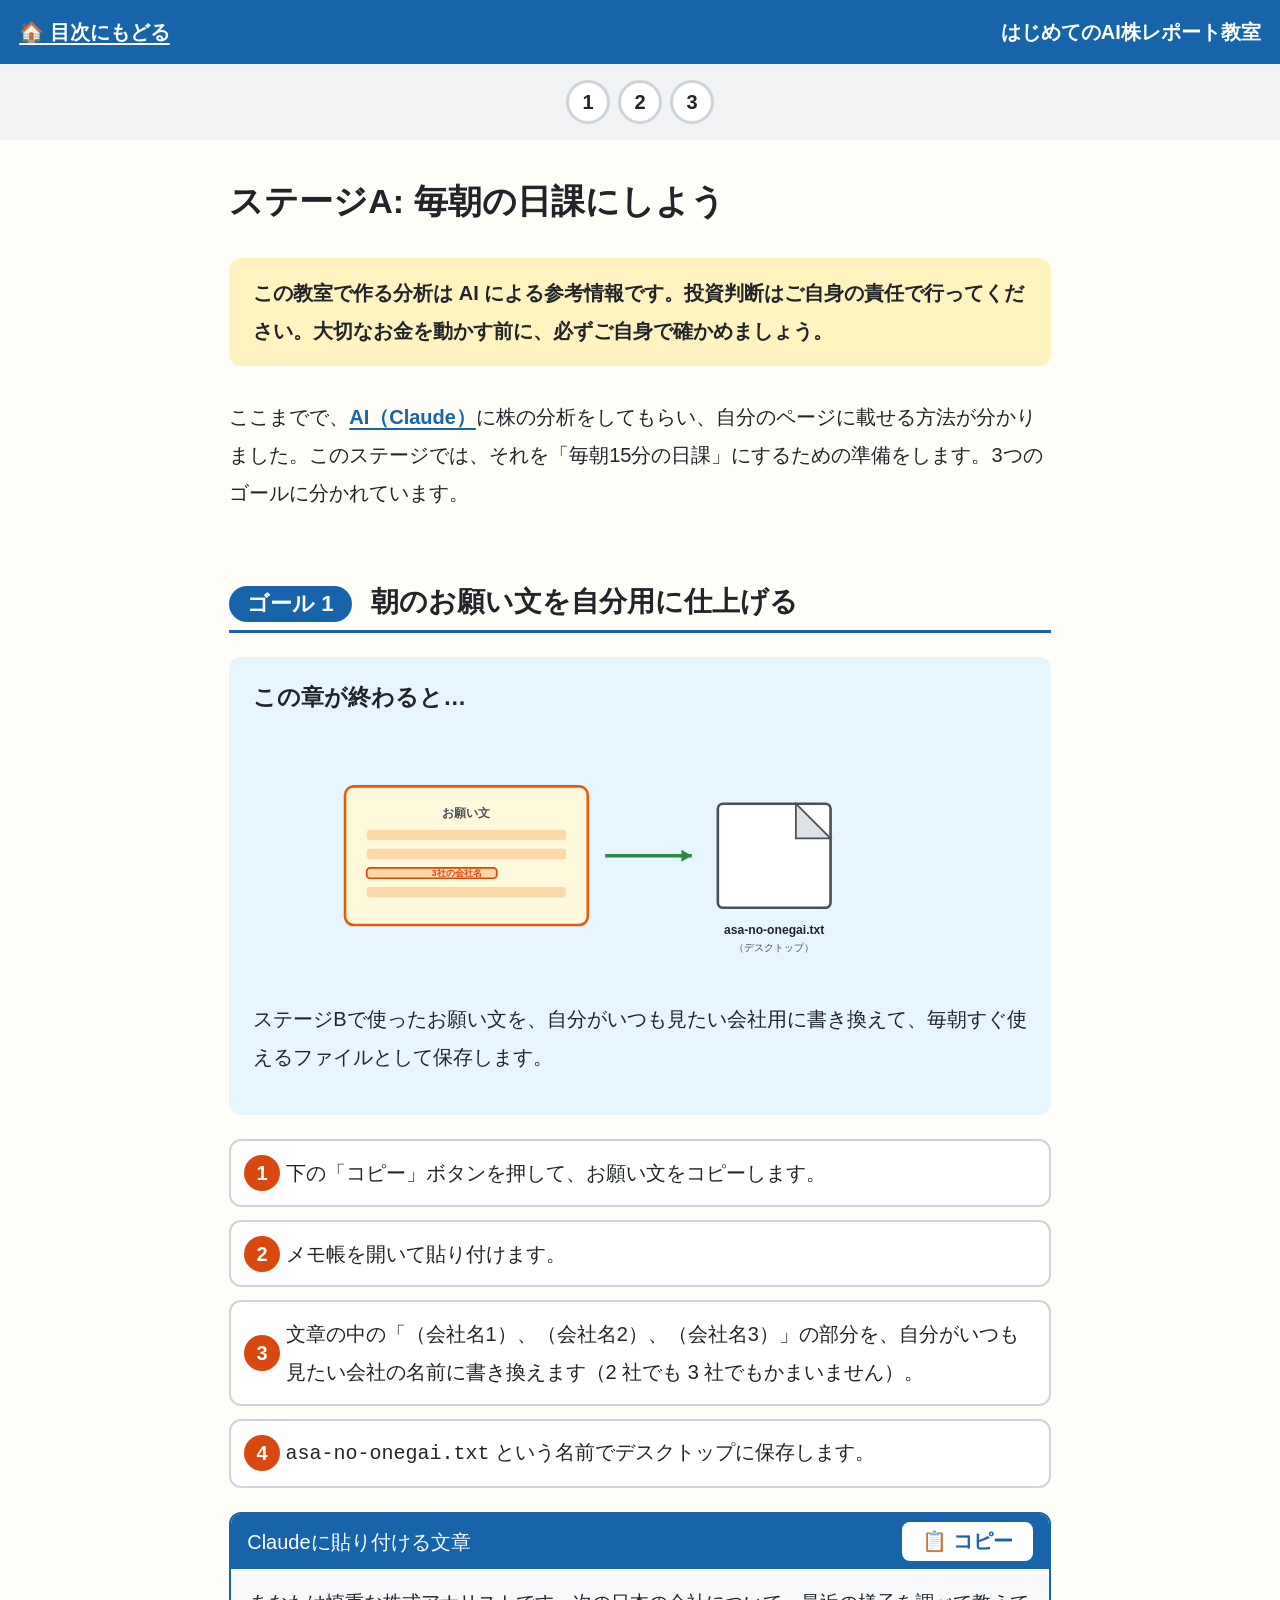
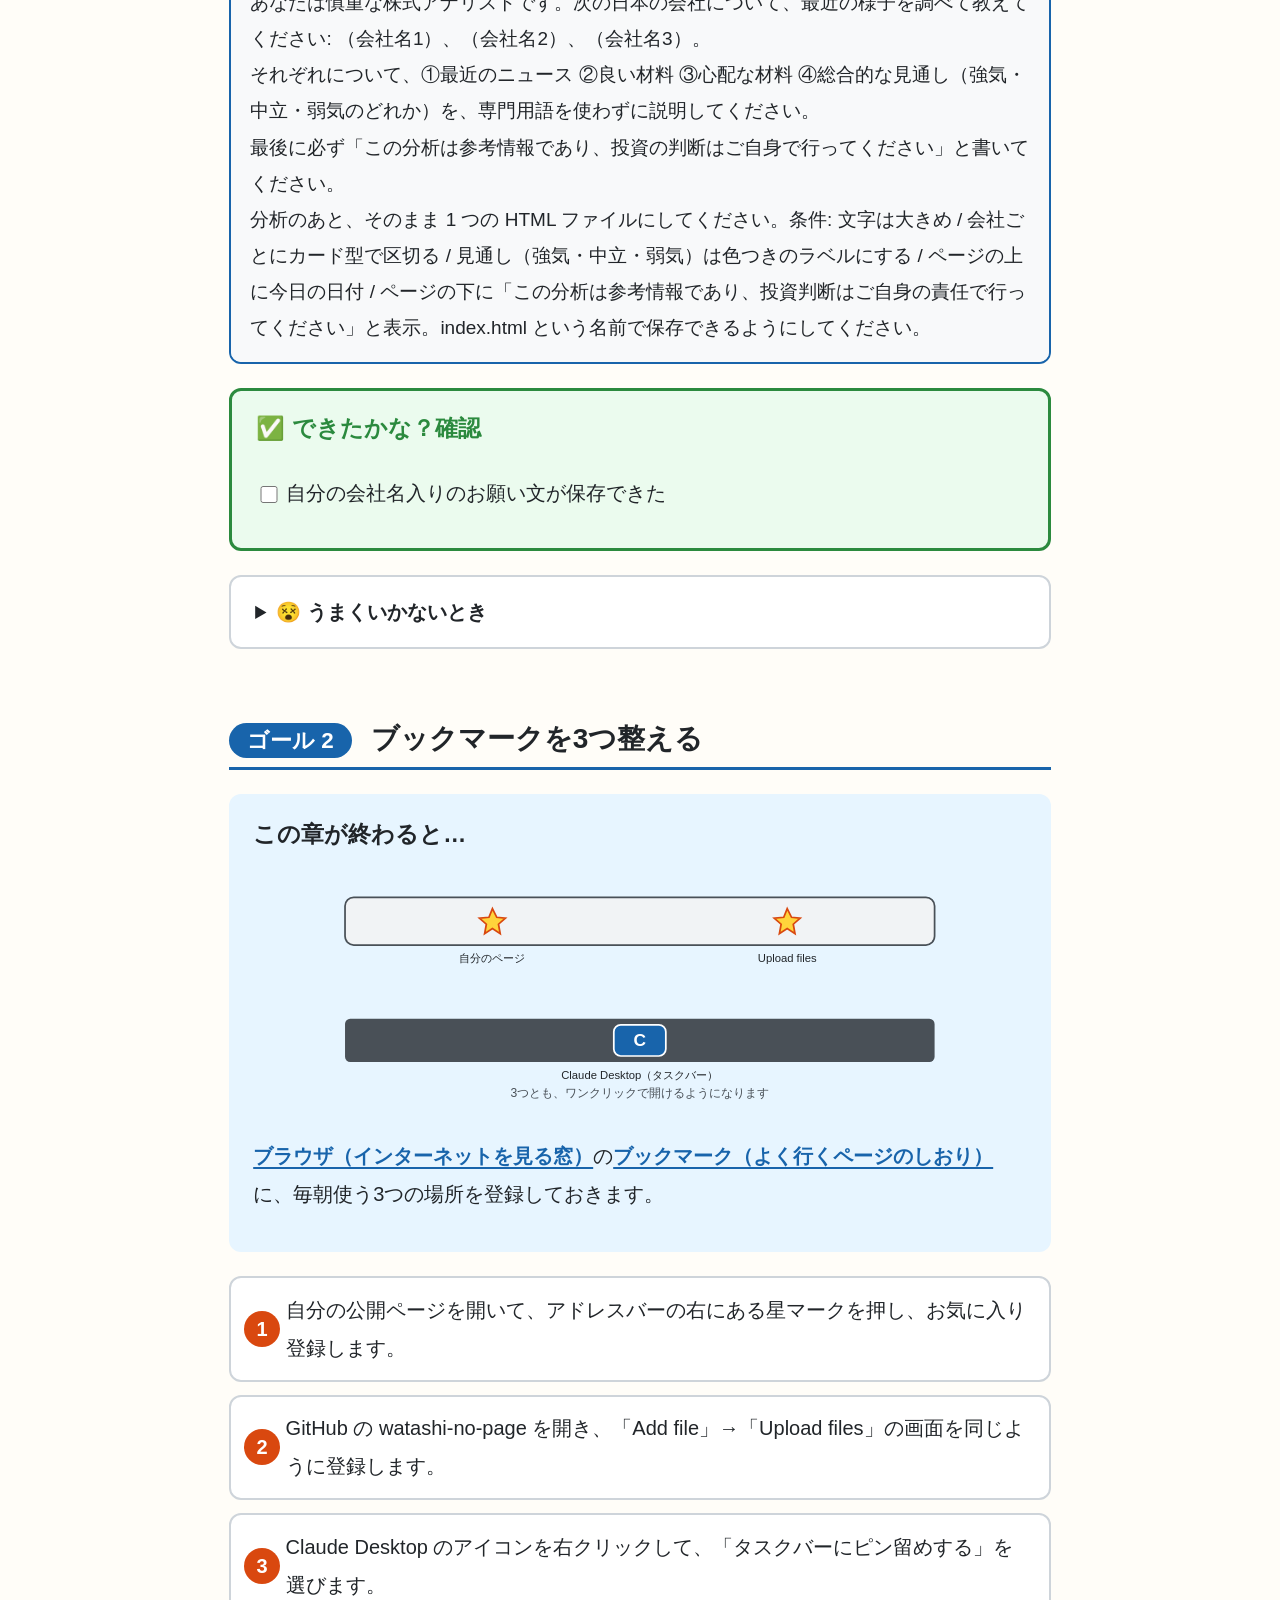
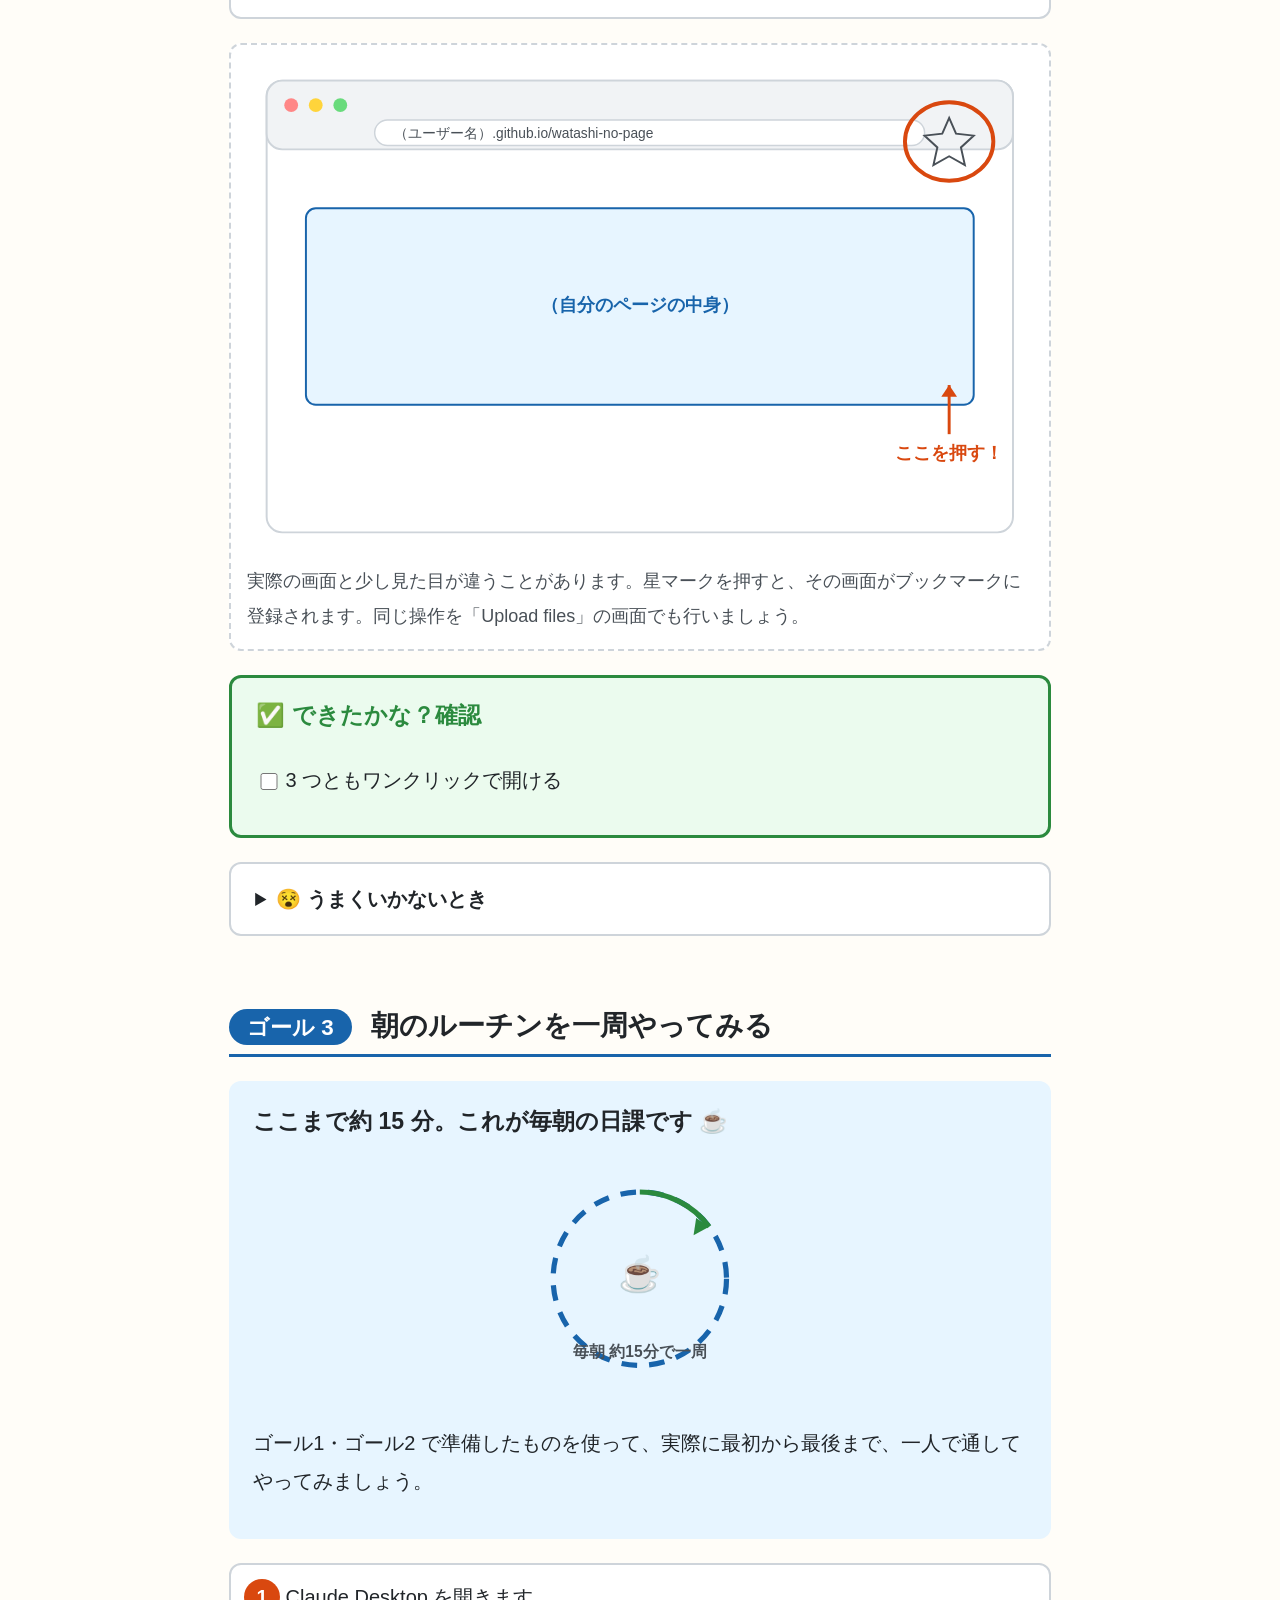
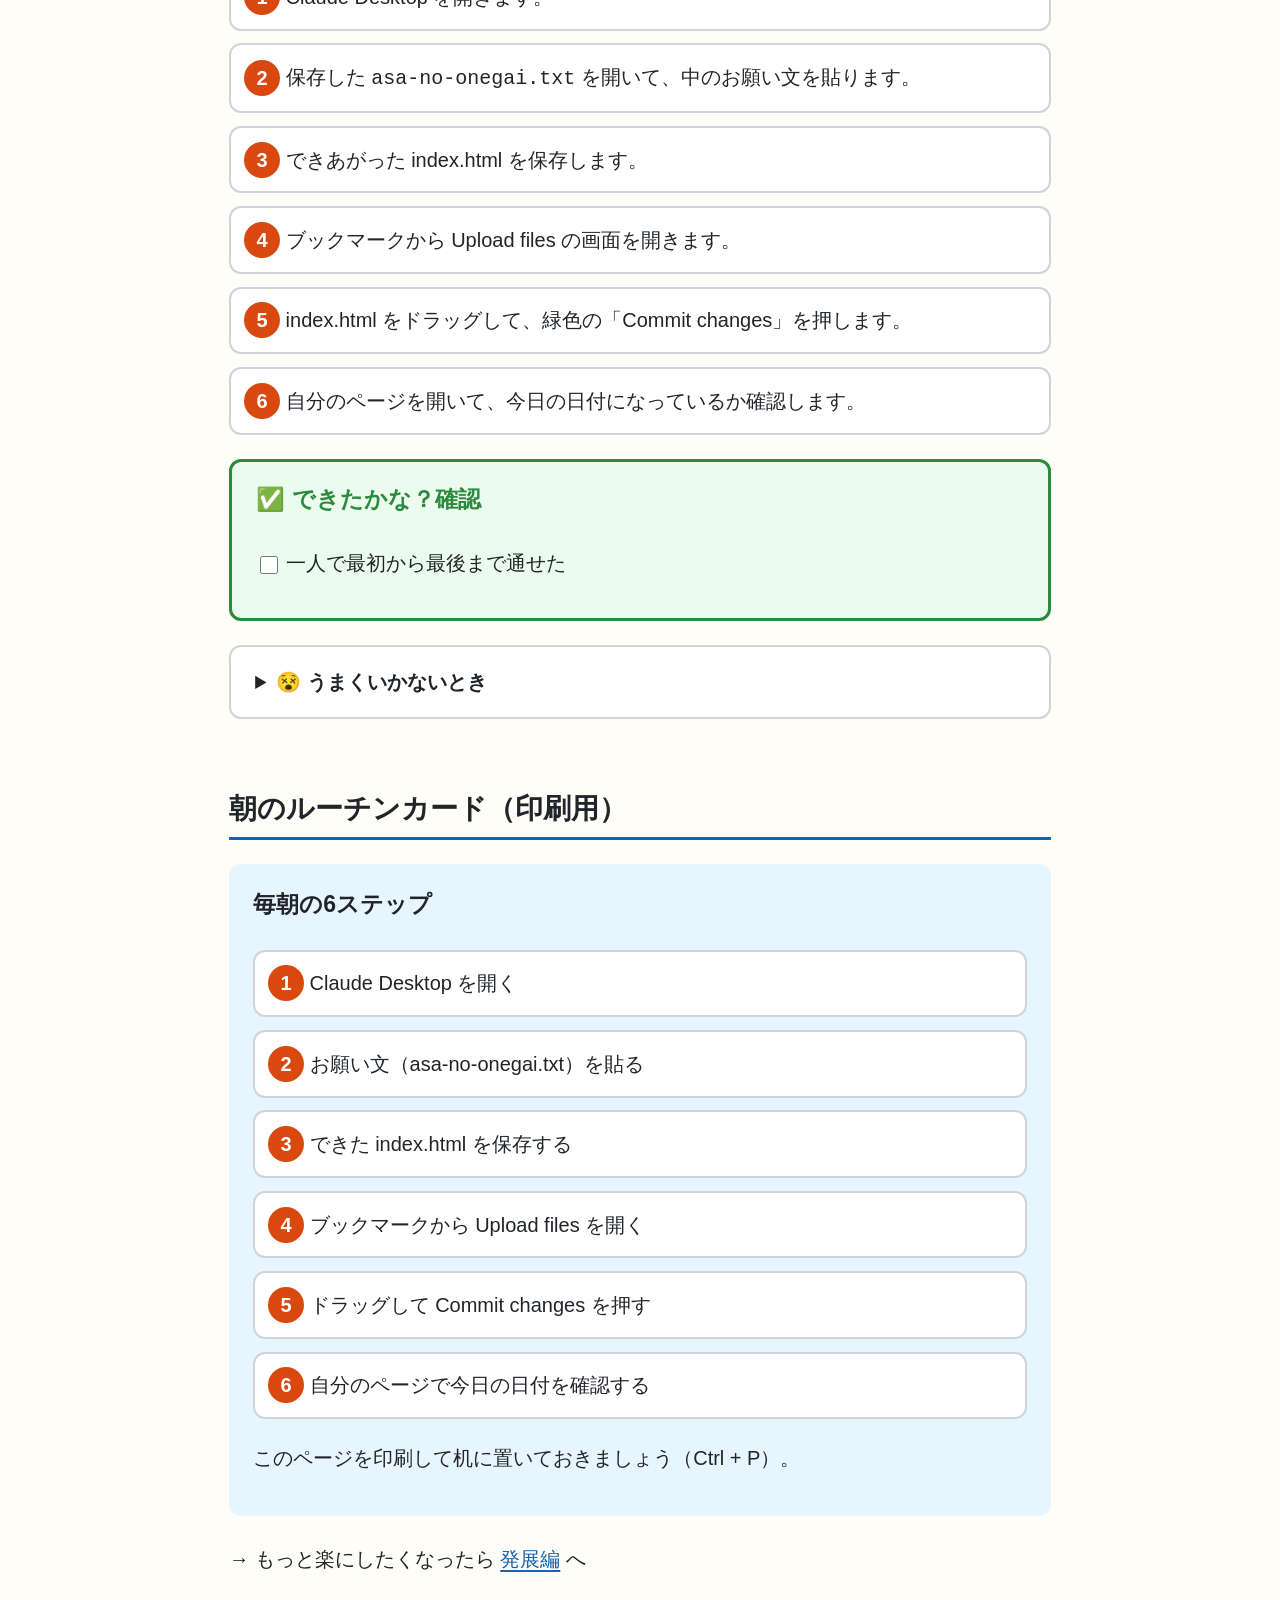
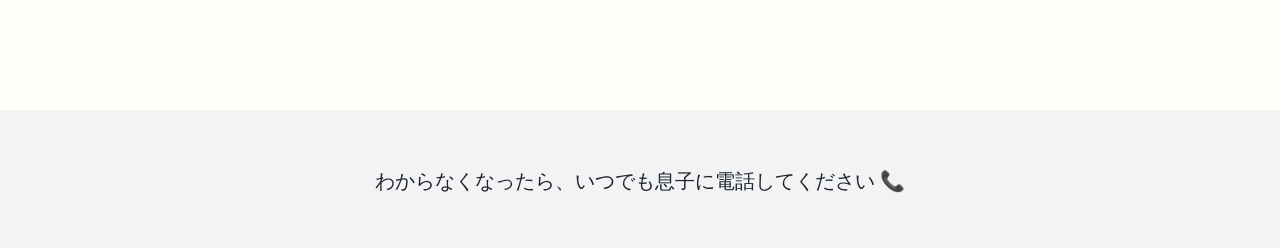
<file: stage-a.html>
<!DOCTYPE html>
<html lang="ja">
<head>
  <meta charset="UTF-8">
  <meta name="viewport" content="width=device-width, initial-scale=1.0">
  <title>ステージA: 毎朝の日課にしよう | はじめてのAI株レポート教室</title>
  <link rel="stylesheet" href="style.css">
</head>
<body>
  <header class="site-header">
    <a class="home-link" href="index.html">🏠 目次にもどる</a>
    <p class="site-name">はじめてのAI株レポート教室</p>
  </header>

  <div class="progress-bar" aria-hidden="true">
    <span class="progress-step">1</span>
    <span class="progress-step">2</span>
    <span class="progress-step">3</span>
  </div>

  <main>
    <h1>ステージA: 毎朝の日課にしよう</h1>

    <div class="disclaimer">この教室で作る分析は AI による参考情報です。<strong>投資判断はご自身の責任で</strong>行ってください。大切なお金を動かす前に、必ずご自身で確かめましょう。</div>

    <p>ここまでで、<a class="term" href="glossary.html#ai">AI（Claude）</a>に株の分析をしてもらい、自分のページに載せる方法が分かりました。このステージでは、それを「毎朝15分の日課」にするための準備をします。3つのゴールに分かれています。</p>

    <section class="goal" id="goal-1">
      <h2><span class="goal-number">ゴール 1</span> 朝のお願い文を自分用に仕上げる</h2>

      <div class="goal-card">
        <h3>この章が終わると…</h3>
        <figure class="goal-image">
          <svg viewBox="0 0 800 260" role="img" aria-label="3社の会社名が記入されたお願い文の紙が、asa-no-onegai.txtという名前のファイルになってデスクトップに置かれるイラスト。">
            <rect x="60" y="50" width="280" height="160" rx="10" fill="#fff9db" stroke="#e8590c" stroke-width="3" />
            <text x="200" y="85" text-anchor="middle" font-size="14" fill="#495057" font-weight="bold">お願い文</text>
            <rect x="85" y="100" width="230" height="12" rx="4" fill="#ffd8a8" />
            <rect x="85" y="122" width="230" height="12" rx="4" fill="#ffd8a8" />
            <rect x="85" y="144" width="150" height="12" rx="4" fill="#ffd8a8" stroke="#d9480f" stroke-width="2" />
            <text x="160" y="153" font-size="10" fill="#d9480f" font-weight="bold">3社の会社名</text>
            <rect x="85" y="166" width="230" height="12" rx="4" fill="#ffd8a8" />

            <path d="M 360,130 C 410,130 420,130 460,130" fill="none" stroke="#2b8a3e" stroke-width="4" />
            <polygon points="460,130 448,123 448,137" fill="#2b8a3e" />

            <rect x="490" y="70" width="130" height="120" rx="6" fill="#ffffff" stroke="#495057" stroke-width="3" />
            <polygon points="580,70 620,110 580,110" fill="#dee2e6" stroke="#495057" stroke-width="2" />
            <text x="555" y="220" text-anchor="middle" font-size="14" fill="#212529" font-weight="bold">asa-no-onegai.txt</text>
            <text x="555" y="240" text-anchor="middle" font-size="12" fill="#495057">（デスクトップ）</text>
          </svg>
        </figure>
        <p>ステージBで使ったお願い文を、自分がいつも見たい会社用に書き換えて、毎朝すぐ使えるファイルとして保存します。</p>
      </div>

      <ol class="steps">
        <li>下の「コピー」ボタンを押して、お願い文をコピーします。</li>
        <li>メモ帳を開いて貼り付けます。</li>
        <li>文章の中の「（会社名1）、（会社名2）、（会社名3）」の部分を、自分がいつも見たい会社の名前に書き換えます（2 社でも 3 社でもかまいません）。</li>
        <li><code>asa-no-onegai.txt</code> という名前でデスクトップに保存します。</li>
      </ol>

      <div class="copy-box">
        <div class="copy-box-header">
          <span>Claudeに貼り付ける文章</span>
          <button type="button" class="copy-btn" data-copy="prompt-daily">📋 コピー</button>
        </div>
        <pre id="prompt-daily">あなたは慎重な株式アナリストです。次の日本の会社について、最近の様子を調べて教えてください: （会社名1）、（会社名2）、（会社名3）。
それぞれについて、①最近のニュース ②良い材料 ③心配な材料 ④総合的な見通し（強気・中立・弱気のどれか）を、専門用語を使わずに説明してください。
最後に必ず「この分析は参考情報であり、投資の判断はご自身で行ってください」と書いてください。
分析のあと、そのまま 1 つの HTML ファイルにしてください。条件: 文字は大きめ / 会社ごとにカード型で区切る / 見通し（強気・中立・弱気）は色つきのラベルにする / ページの上に今日の日付 / ページの下に「この分析は参考情報であり、投資判断はご自身の責任で行ってください」と表示。index.html という名前で保存できるようにしてください。</pre>
      </div>

      <div class="check-box">
        <h3>✅ できたかな？確認</h3>
        <ul class="checklist">
          <li><label><input type="checkbox" data-save="stage-a-goal1-1">自分の会社名入りのお願い文が保存できた</label></li>
        </ul>
      </div>

      <details class="qa">
        <summary>😵 うまくいかないとき</summary>
        <dl>
          <dt>メモ帳で保存すると「.txt」が重なってしまう</dt>
          <dd>ファイル名のところを <code>asa-no-onegai.txt</code> だけに書き換えれば大丈夫です。</dd>
          <dt>どこを書き換えればいいかわからない</dt>
          <dd>「（会社名1）、（会社名2）、（会社名3）」の部分に、見たい会社の名前を入れれば OK です（2 社でも 3 社でもかまいません）。わからなくなったら息子に電話してください。</dd>
        </dl>
      </details>
    </section>

    <section class="goal" id="goal-2">
      <h2><span class="goal-number">ゴール 2</span> ブックマークを3つ整える</h2>

      <div class="goal-card">
        <h3>この章が終わると…</h3>
        <figure class="goal-image">
          <svg viewBox="0 0 800 260" role="img" aria-label="ブラウザのブックマークバーに2つの星印（自分のページ、Upload files）が並び、画面下のタスクバーにClaude Desktopのアイコンがピン留めされているイラスト。">
            <rect x="60" y="20" width="680" height="55" rx="10" fill="#f1f3f5" stroke="#495057" stroke-width="2" />
            <polygon points="230,33 235,43 245,44 237,51 239,62 230,56 221,62 223,51 215,44 226,43" fill="#ffd43b" stroke="#d9480f" stroke-width="2" />
            <text x="230" y="95" text-anchor="middle" font-size="13" fill="#212529">自分のページ</text>

            <polygon points="570,33 575,43 585,44 577,51 579,62 570,56 561,62 563,51 555,44 566,43" fill="#ffd43b" stroke="#d9480f" stroke-width="2" />
            <text x="570" y="95" text-anchor="middle" font-size="13" fill="#212529">Upload files</text>

            <rect x="60" y="160" width="680" height="50" rx="6" fill="#495057" />
            <rect x="370" y="167" width="60" height="36" rx="8" fill="#1864ab" stroke="#ffffff" stroke-width="2" />
            <text x="400" y="192" text-anchor="middle" font-size="20" font-weight="bold" fill="#ffffff">C</text>
            <text x="400" y="230" text-anchor="middle" font-size="13" fill="#212529">Claude Desktop（タスクバー）</text>

            <text x="400" y="250" text-anchor="middle" font-size="14" fill="#495057">3つとも、ワンクリックで開けるようになります</text>
          </svg>
        </figure>
        <p><a class="term" href="glossary.html#browser">ブラウザ（インターネットを見る窓）</a>の<a class="term" href="glossary.html#bookmark">ブックマーク（よく行くページのしおり）</a>に、毎朝使う3つの場所を登録しておきます。</p>
      </div>

      <ol class="steps">
        <li>自分の公開ページを開いて、アドレスバーの右にある星マークを押し、お気に入り登録します。</li>
        <li>GitHub の watashi-no-page を開き、「Add file」→「Upload files」の画面を同じように登録します。</li>
        <li>Claude Desktop のアイコンを右クリックして、「タスクバーにピン留めする」を選びます。</li>
      </ol>

      <figure class="screen-mock">
        <svg viewBox="0 0 800 500" role="img" aria-label="ブラウザの画面のイメージ。アドレスバーの右にある星マークに赤い丸がついている。">
          <rect x="20" y="20" width="760" height="460" rx="16" fill="#ffffff" stroke="#ced4da" stroke-width="2" />
          <rect x="20" y="20" width="760" height="70" rx="16" fill="#f1f3f5" stroke="#ced4da" stroke-width="2" />
          <circle cx="45" cy="45" r="7" fill="#ff8787" />
          <circle cx="70" cy="45" r="7" fill="#ffd43b" />
          <circle cx="95" cy="45" r="7" fill="#69db7c" />
          <rect x="130" y="60" width="560" height="26" rx="13" fill="#ffffff" stroke="#ced4da" stroke-width="1.5" />
          <text x="150" y="78" font-size="14" fill="#495057">（ユーザー名）.github.io/watashi-no-page</text>
          <polygon points="715,58 722,74 740,76 727,88 731,106 715,97 699,106 703,88 690,76 708,74" fill="none" stroke="#495057" stroke-width="2" />
          <ellipse cx="715" cy="82" rx="45" ry="40" fill="none" stroke="#d9480f" stroke-width="4" />

          <rect x="60" y="150" width="680" height="200" rx="10" fill="#e7f5ff" stroke="#1864ab" stroke-width="2" />
          <text x="400" y="255" text-anchor="middle" font-size="18" fill="#1864ab" font-weight="bold">（自分のページの中身）</text>

          <path d="M 715,380 L 715,330" fill="none" stroke="#d9480f" stroke-width="3" />
          <polygon points="715,330 707,342 723,342" fill="#d9480f" />
          <text x="715" y="405" text-anchor="middle" font-size="18" font-weight="bold" fill="#d9480f">ここを押す！</text>
        </svg>
        <figcaption>実際の画面と少し見た目が違うことがあります。星マークを押すと、その画面がブックマークに登録されます。同じ操作を「Upload files」の画面でも行いましょう。</figcaption>
      </figure>

      <div class="check-box">
        <h3>✅ できたかな？確認</h3>
        <ul class="checklist">
          <li><label><input type="checkbox" data-save="stage-a-goal2-1">3 つともワンクリックで開ける</label></li>
        </ul>
      </div>

      <details class="qa">
        <summary>😵 うまくいかないとき</summary>
        <dl>
          <dt>星マークが見つからない</dt>
          <dd>ブラウザによって場所が少し違います。アドレスバーの右端あたりを探してみましょう。</dd>
          <dt>タスクバーへのピン留めができない</dt>
          <dd>アイコンを右クリックしたときに出るメニューから「タスクバーにピン留めする」を選びます。わからなくなったら息子に電話してください。</dd>
        </dl>
      </details>
    </section>

    <section class="goal" id="goal-3">
      <h2><span class="goal-number">ゴール 3</span> 朝のルーチンを一周やってみる</h2>

      <div class="goal-card">
        <h3>ここまで約 15 分。これが毎朝の日課です ☕</h3>
        <figure class="goal-image">
          <svg viewBox="0 0 800 260" role="img" aria-label="時計の針が15分進む間に、矢印が輪になって一周するイラスト。朝のルーチンが一周することを表している。">
            <circle cx="400" cy="130" r="100" fill="none" stroke="#1864ab" stroke-width="6" stroke-dasharray="18 14" />
            <path d="M 400,30 A 100,100 0 0 1 480,70" fill="none" stroke="#2b8a3e" stroke-width="6" />
            <polygon points="480,70 465,60 462,80" fill="#2b8a3e" />
            <text x="400" y="138" text-anchor="middle" font-size="40">☕</text>
            <text x="400" y="220" text-anchor="middle" font-size="18" fill="#495057" font-weight="bold">毎朝 約15分で一周</text>
          </svg>
        </figure>
        <p>ゴール1・ゴール2 で準備したものを使って、実際に最初から最後まで、一人で通してやってみましょう。</p>
      </div>

      <ol class="steps">
        <li>Claude Desktop を開きます。</li>
        <li>保存した <code>asa-no-onegai.txt</code> を開いて、中のお願い文を貼ります。</li>
        <li>できあがった index.html を保存します。</li>
        <li>ブックマークから Upload files の画面を開きます。</li>
        <li>index.html をドラッグして、緑色の「Commit changes」を押します。</li>
        <li>自分のページを開いて、今日の日付になっているか確認します。</li>
      </ol>

      <div class="check-box">
        <h3>✅ できたかな？確認</h3>
        <ul class="checklist">
          <li><label><input type="checkbox" data-save="stage-a-goal3-1">一人で最初から最後まで通せた</label></li>
        </ul>
      </div>

      <details class="qa">
        <summary>😵 うまくいかないとき</summary>
        <dl>
          <dt>途中でどこまで進んだか分からなくなった</dt>
          <dd>あわてなくて大丈夫です。どのステップで困ったかをメモして、息子に電話してください。</dd>
          <dt>index.html の保存先を毎回忘れてしまう</dt>
          <dd>ゴール1で <code>asa-no-onegai.txt</code> を保存した場所（デスクトップ）に合わせると、迷わずに済みます。</dd>
        </dl>
      </details>
    </section>

    <section id="routine-card">
      <h2>朝のルーチンカード（印刷用）</h2>
      <div class="goal-card">
        <h3>毎朝の6ステップ</h3>
        <ol class="steps">
          <li>Claude Desktop を開く</li>
          <li>お願い文（asa-no-onegai.txt）を貼る</li>
          <li>できた index.html を保存する</li>
          <li>ブックマークから Upload files を開く</li>
          <li>ドラッグして Commit changes を押す</li>
          <li>自分のページで今日の日付を確認する</li>
        </ol>
        <p>このページを印刷して机に置いておきましょう（Ctrl + P）。</p>
      </div>
    </section>

    <p>→ もっと楽にしたくなったら <a href="advanced.html">発展編</a> へ</p>
  </main>

  <footer class="site-footer">
    <p>わからなくなったら、いつでも息子に電話してください 📞</p>
  </footer>
  <script src="script.js"></script>
</body>
</html>
</file>
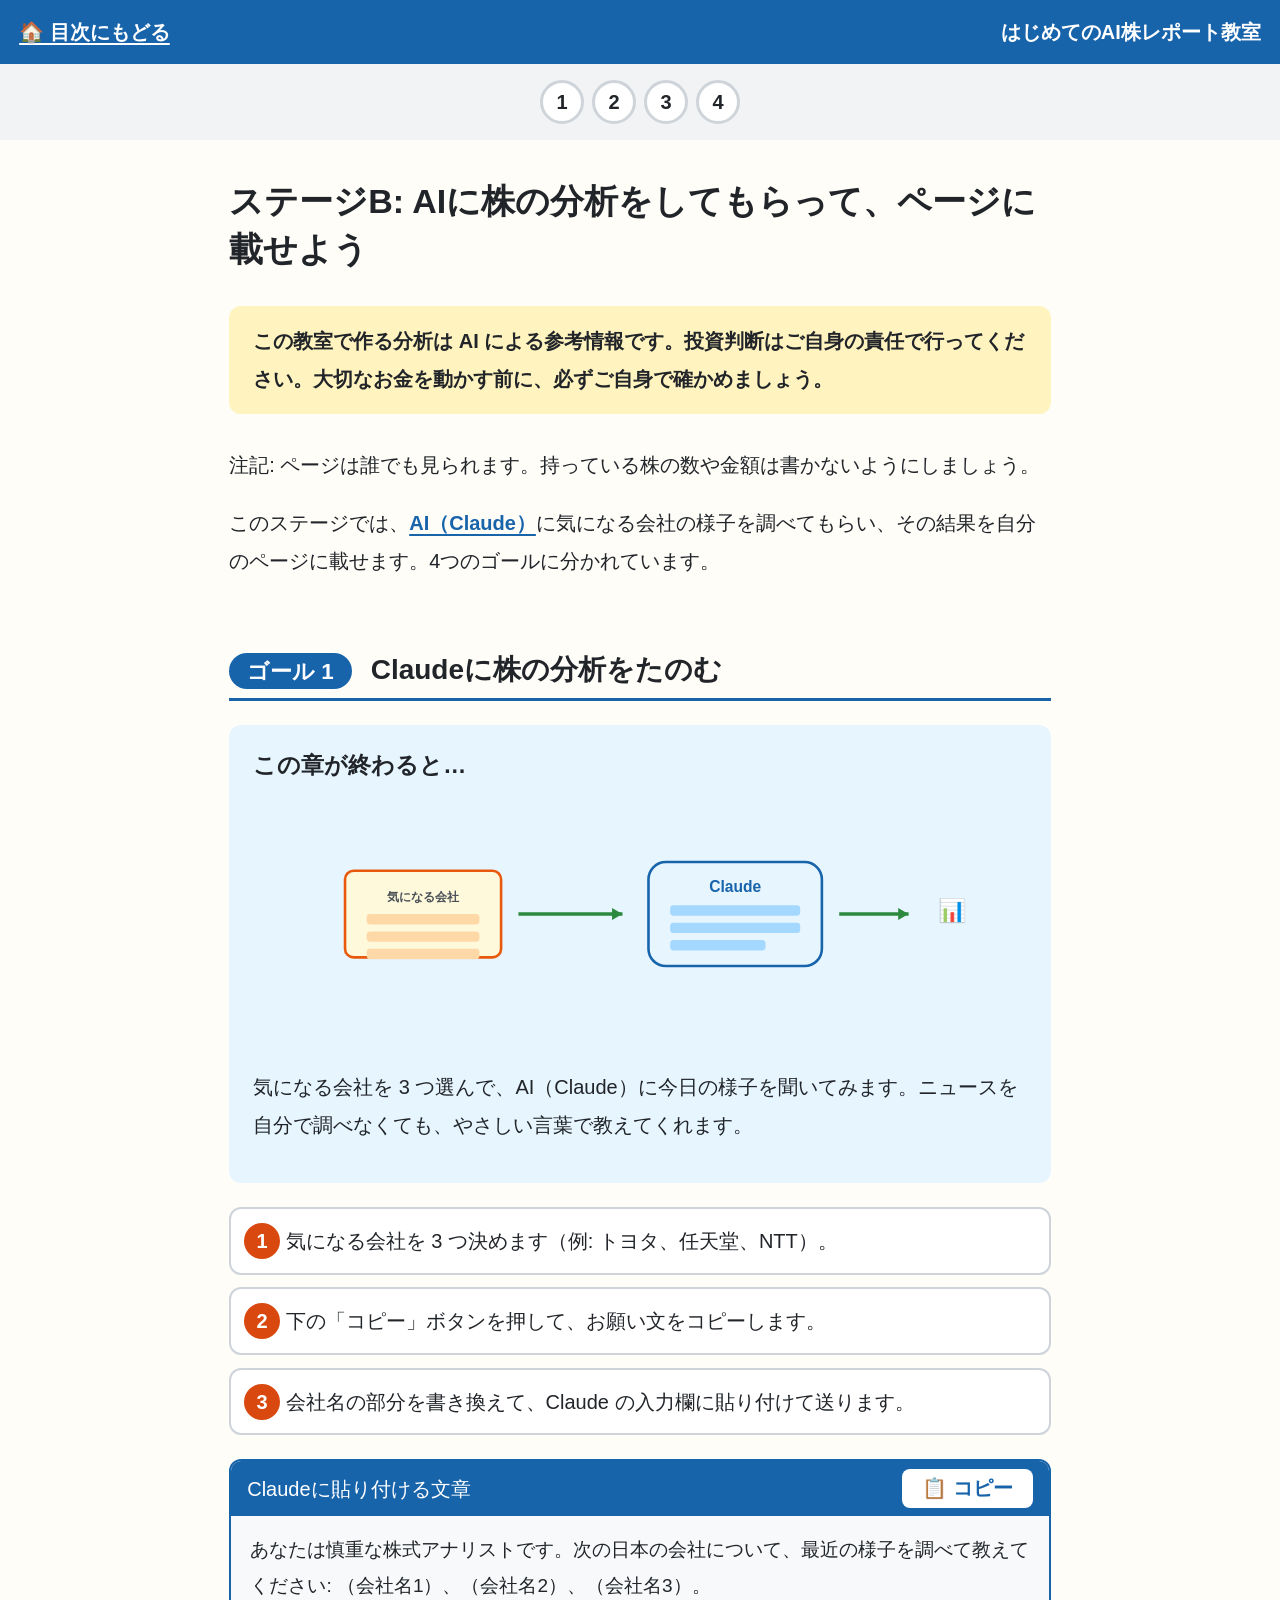
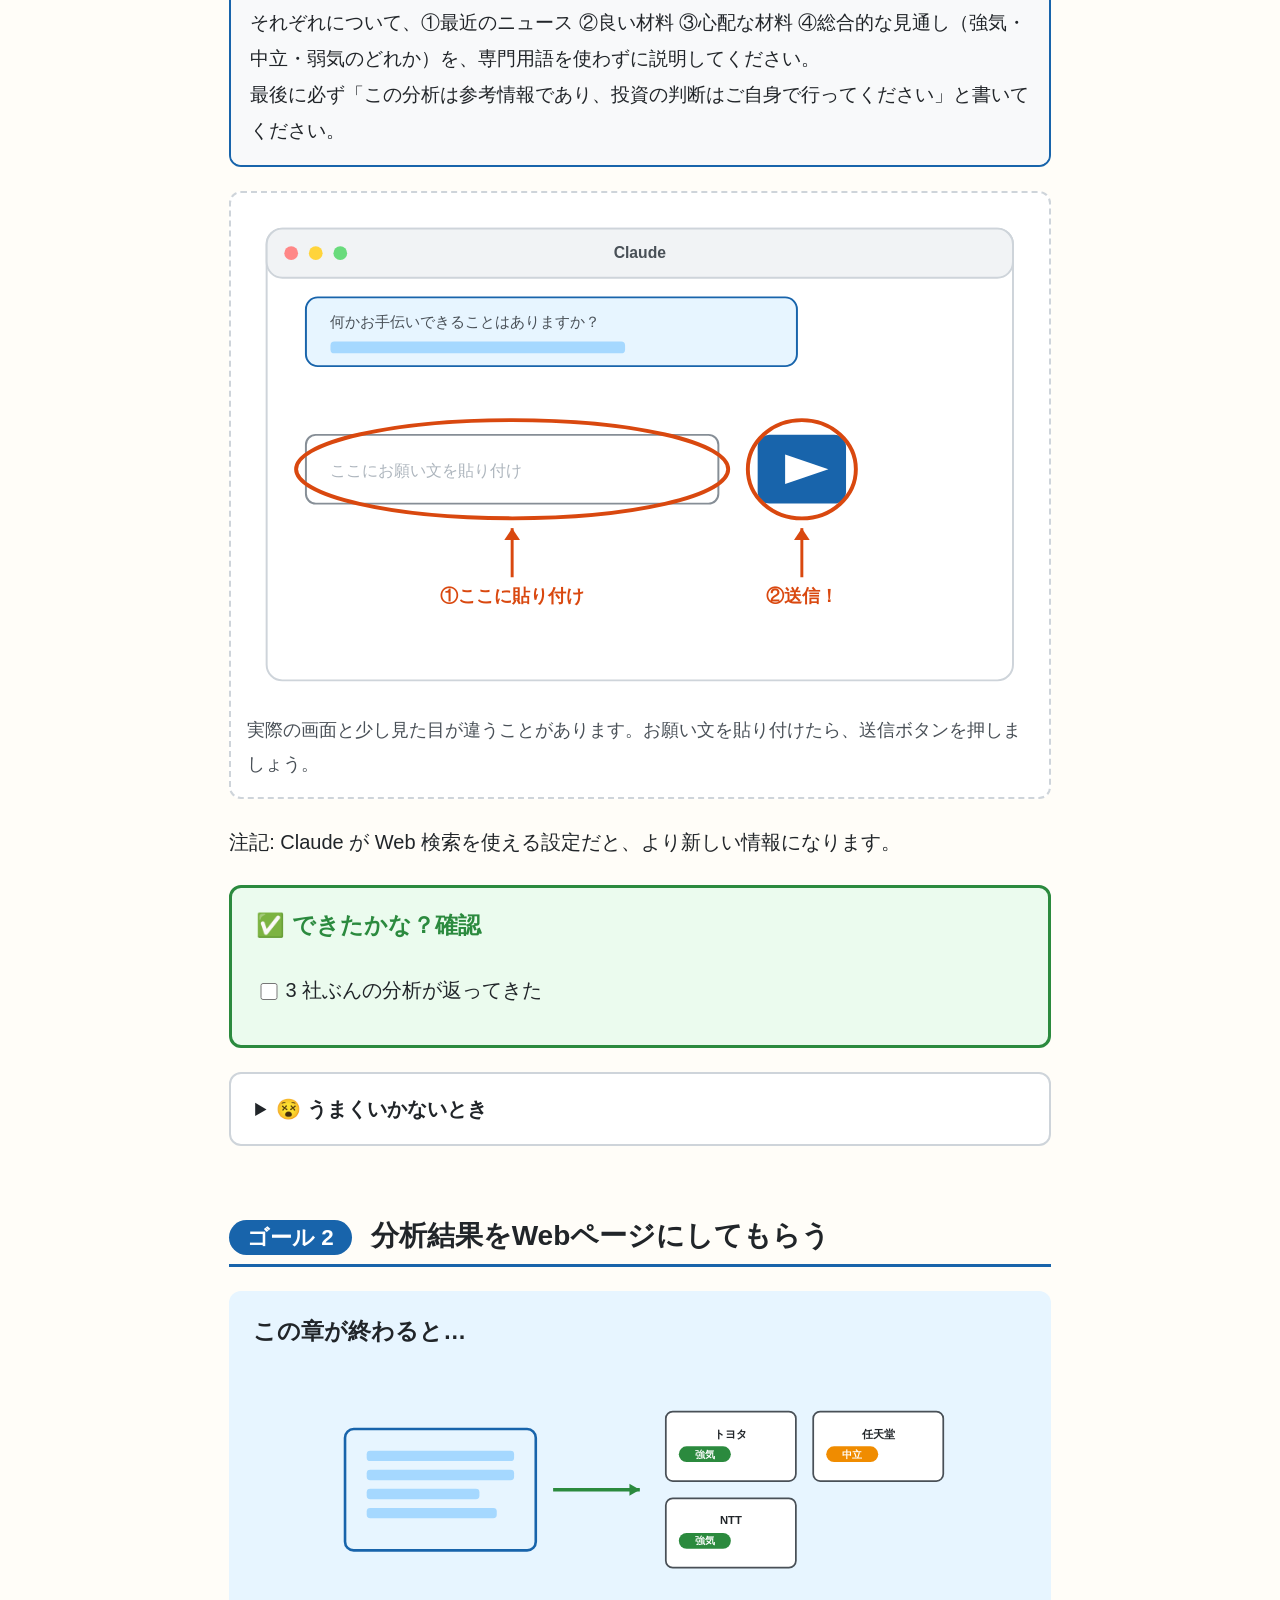
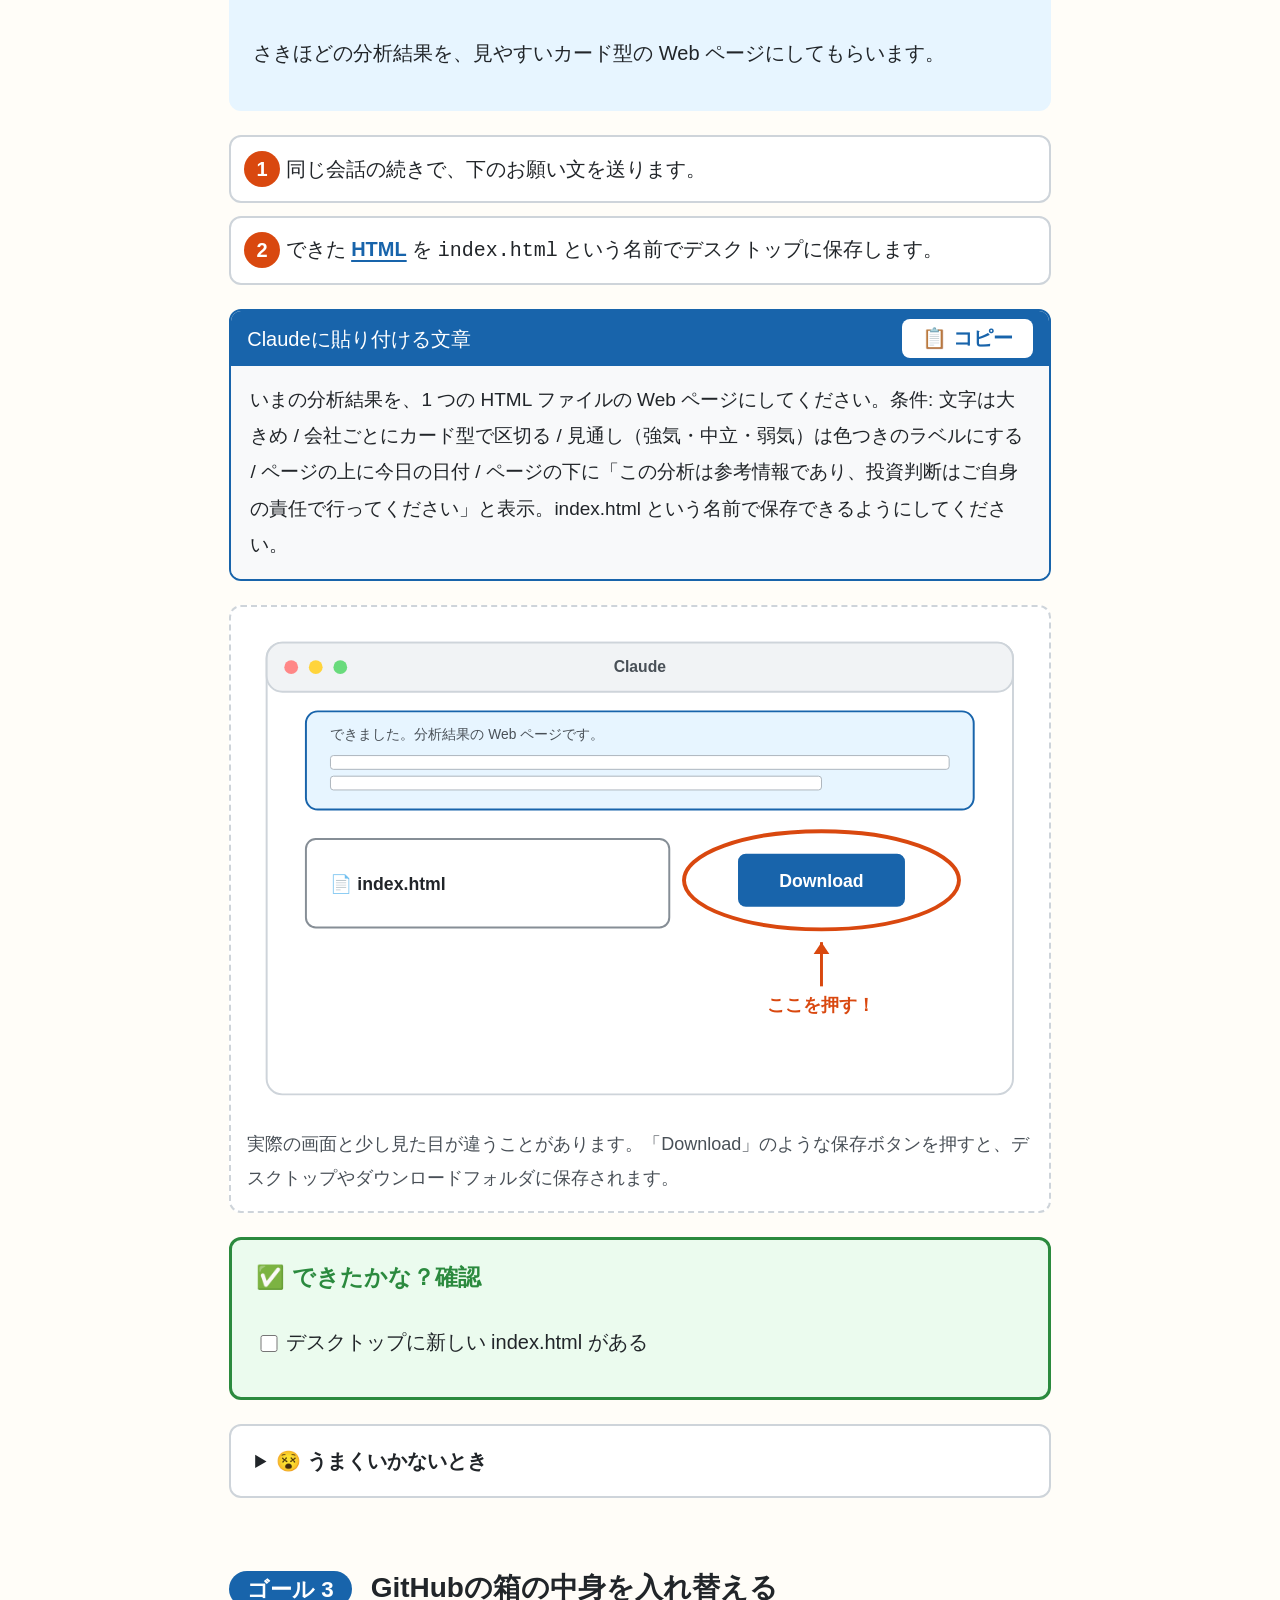
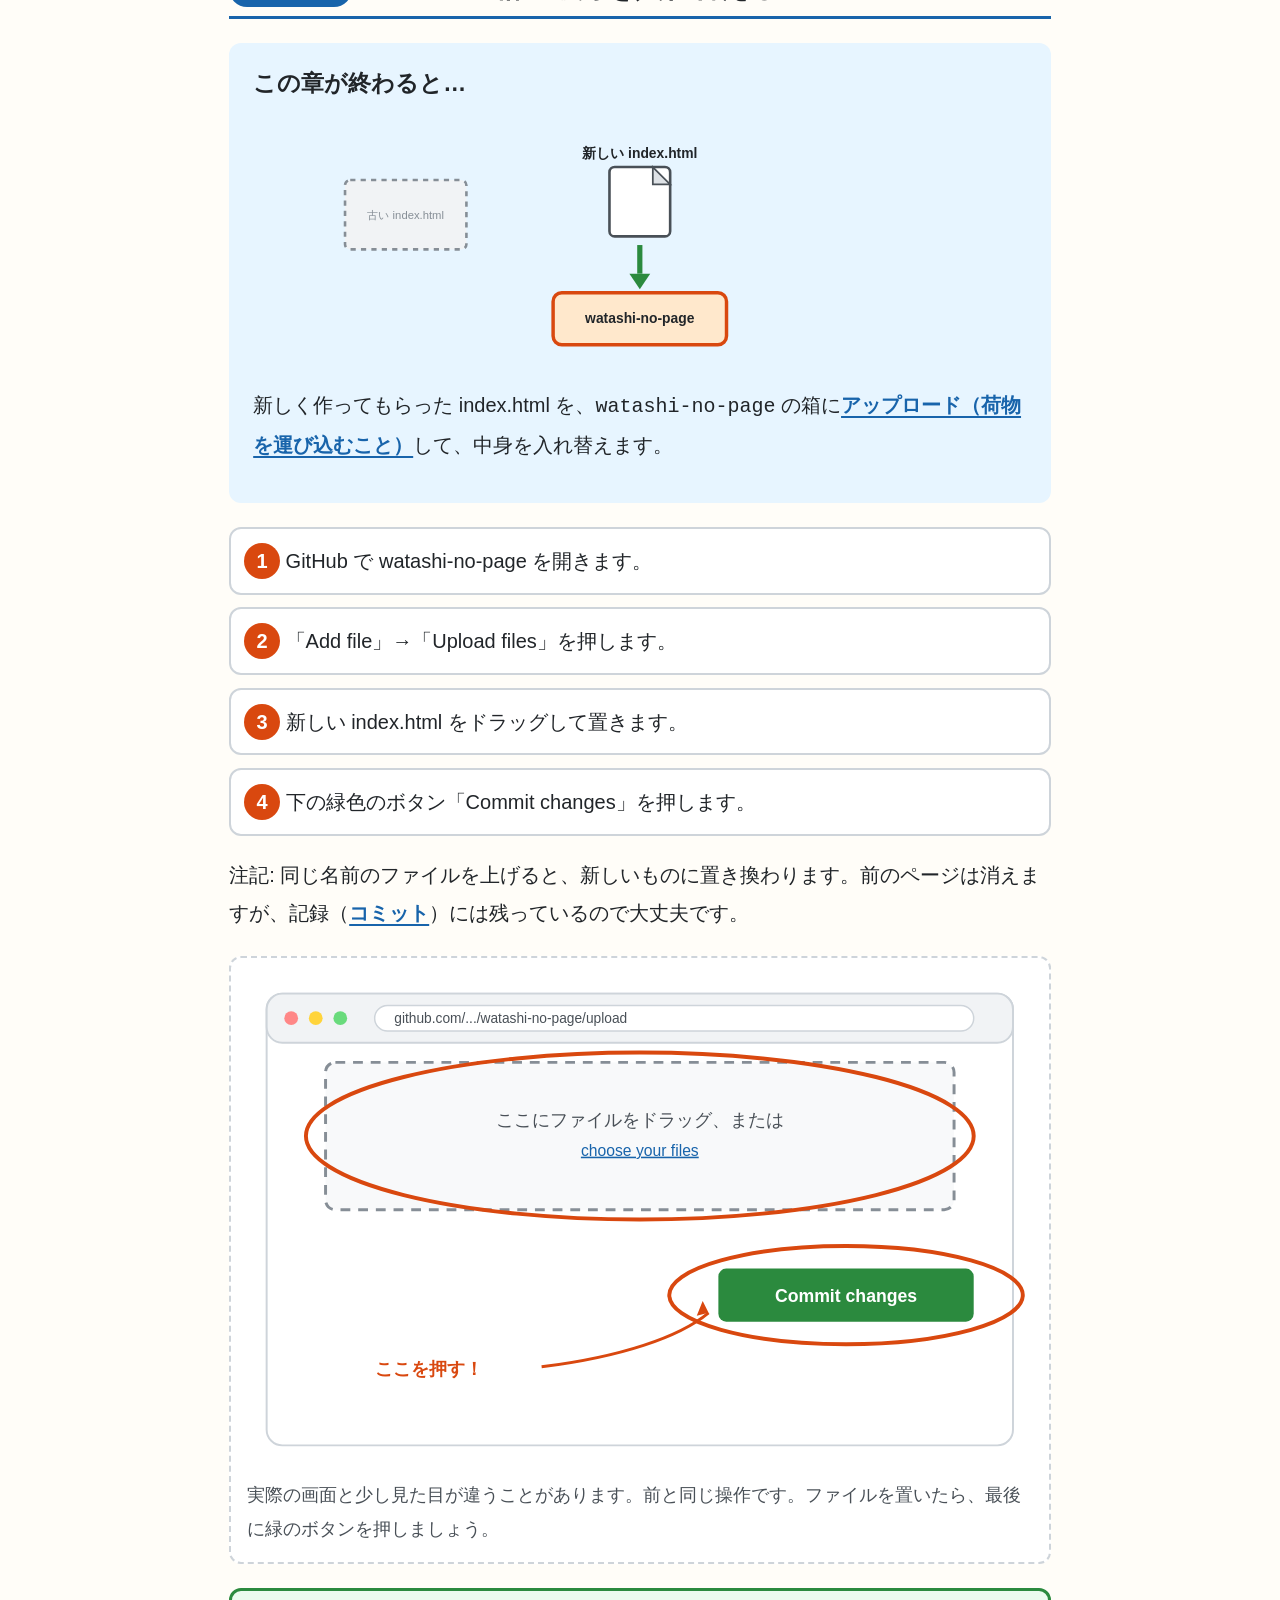
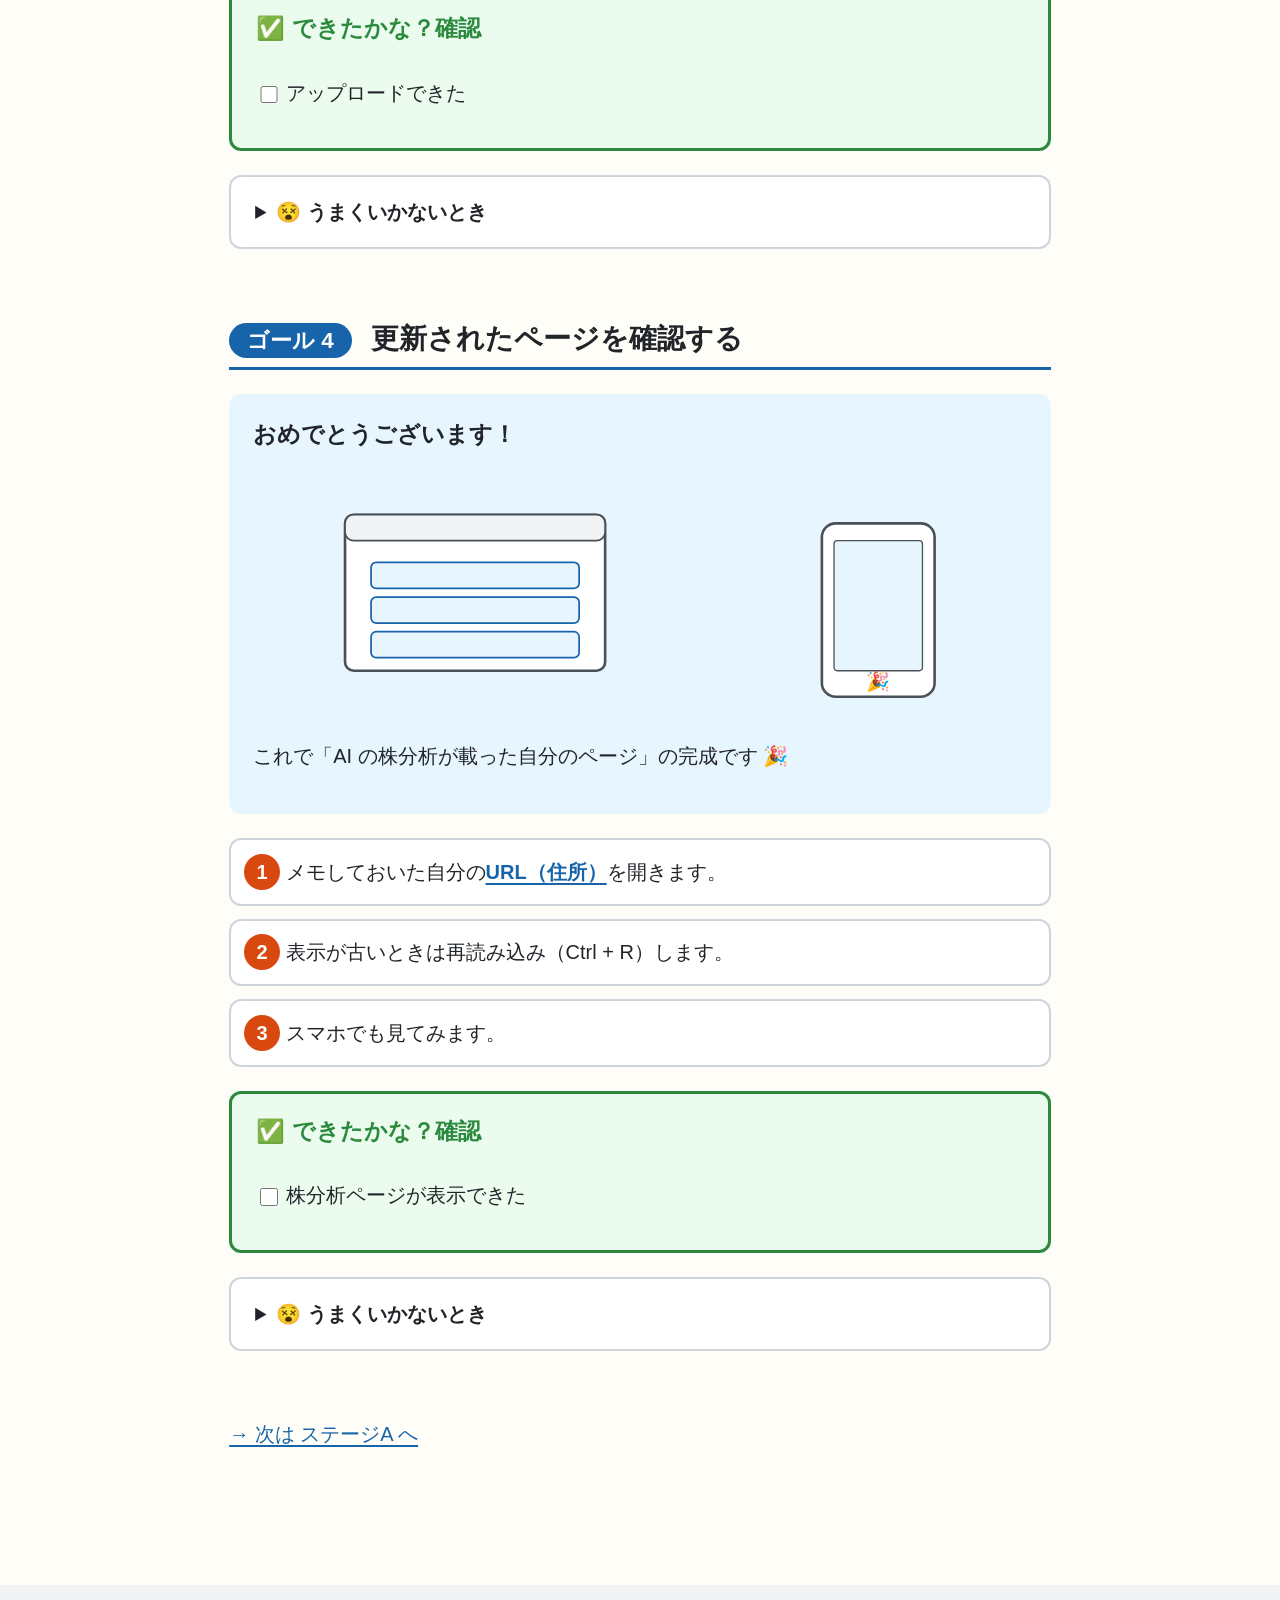
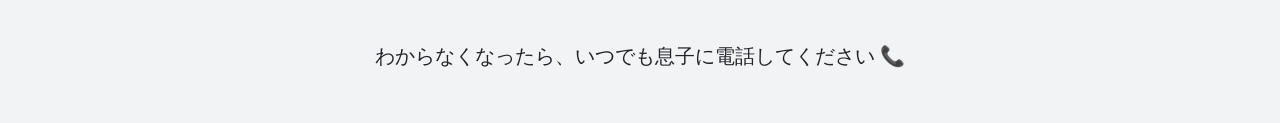
<file: stage-b.html>
<!DOCTYPE html>
<html lang="ja">
<head>
  <meta charset="UTF-8">
  <meta name="viewport" content="width=device-width, initial-scale=1.0">
  <title>ステージB: AIに株の分析をしてもらって、ページに載せよう | はじめてのAI株レポート教室</title>
  <link rel="stylesheet" href="style.css">
</head>
<body>
  <header class="site-header">
    <a class="home-link" href="index.html">🏠 目次にもどる</a>
    <p class="site-name">はじめてのAI株レポート教室</p>
  </header>

  <div class="progress-bar" aria-hidden="true">
    <span class="progress-step">1</span>
    <span class="progress-step">2</span>
    <span class="progress-step">3</span>
    <span class="progress-step">4</span>
  </div>

  <main>
    <h1>ステージB: AIに株の分析をしてもらって、ページに載せよう</h1>

    <div class="disclaimer">この教室で作る分析は AI による参考情報です。<strong>投資判断はご自身の責任で</strong>行ってください。大切なお金を動かす前に、必ずご自身で確かめましょう。</div>

    <p>注記: ページは誰でも見られます。持っている株の数や金額は書かないようにしましょう。</p>

    <p>このステージでは、<a class="term" href="glossary.html#ai">AI（Claude）</a>に気になる会社の様子を調べてもらい、その結果を自分のページに載せます。4つのゴールに分かれています。</p>

    <section class="goal" id="goal-1">
      <h2><span class="goal-number">ゴール 1</span> Claudeに株の分析をたのむ</h2>

      <div class="goal-card">
        <h3>この章が終わると…</h3>
        <figure class="goal-image">
          <svg viewBox="0 0 800 260" role="img" aria-label="3つの会社名を書いた紙がClaudeに渡され、分析結果が返ってくるイラスト。">
            <rect x="60" y="70" width="180" height="100" rx="10" fill="#fff9db" stroke="#e8590c" stroke-width="3" />
            <text x="150" y="105" text-anchor="middle" font-size="14" fill="#495057" font-weight="bold">気になる会社</text>
            <rect x="85" y="120" width="130" height="12" rx="4" fill="#ffd8a8" />
            <rect x="85" y="140" width="130" height="12" rx="4" fill="#ffd8a8" />
            <rect x="85" y="160" width="130" height="12" rx="4" fill="#ffd8a8" />

            <path d="M 260,120 C 320,120 340,120 380,120" fill="none" stroke="#2b8a3e" stroke-width="4" />
            <polygon points="380,120 368,113 368,127" fill="#2b8a3e" />

            <rect x="410" y="60" width="200" height="120" rx="20" fill="#e7f5ff" stroke="#1864ab" stroke-width="3" />
            <text x="510" y="95" text-anchor="middle" font-size="18" font-weight="bold" fill="#1864ab">Claude</text>
            <rect x="435" y="110" width="150" height="12" rx="4" fill="#a5d8ff" />
            <rect x="435" y="130" width="150" height="12" rx="4" fill="#a5d8ff" />
            <rect x="435" y="150" width="110" height="12" rx="4" fill="#a5d8ff" />

            <path d="M 630,120 C 670,120 680,120 710,120" fill="none" stroke="#2b8a3e" stroke-width="4" />
            <polygon points="710,120 698,113 698,127" fill="#2b8a3e" />
            <text x="760" y="125" text-anchor="middle" font-size="26">📊</text>
          </svg>
        </figure>
        <p>気になる会社を 3 つ選んで、AI（Claude）に今日の様子を聞いてみます。ニュースを自分で調べなくても、やさしい言葉で教えてくれます。</p>
      </div>

      <ol class="steps">
        <li>気になる会社を 3 つ決めます（例: トヨタ、任天堂、NTT）。</li>
        <li>下の「コピー」ボタンを押して、お願い文をコピーします。</li>
        <li>会社名の部分を書き換えて、Claude の入力欄に貼り付けて送ります。</li>
      </ol>

      <div class="copy-box">
        <div class="copy-box-header">
          <span>Claudeに貼り付ける文章</span>
          <button type="button" class="copy-btn" data-copy="prompt-stock">📋 コピー</button>
        </div>
        <pre id="prompt-stock">あなたは慎重な株式アナリストです。次の日本の会社について、最近の様子を調べて教えてください: （会社名1）、（会社名2）、（会社名3）。
それぞれについて、①最近のニュース ②良い材料 ③心配な材料 ④総合的な見通し（強気・中立・弱気のどれか）を、専門用語を使わずに説明してください。
最後に必ず「この分析は参考情報であり、投資の判断はご自身で行ってください」と書いてください。</pre>
      </div>

      <figure class="screen-mock">
        <svg viewBox="0 0 800 500" role="img" aria-label="Claude Desktopの画面のイメージ。チャット入力欄にお願い文を貼り付ける場所と、送信ボタンの両方に赤い丸がついている。">
          <rect x="20" y="20" width="760" height="460" rx="16" fill="#ffffff" stroke="#ced4da" stroke-width="2" />
          <rect x="20" y="20" width="760" height="50" rx="16" fill="#f1f3f5" stroke="#ced4da" stroke-width="2" />
          <circle cx="45" cy="45" r="7" fill="#ff8787" />
          <circle cx="70" cy="45" r="7" fill="#ffd43b" />
          <circle cx="95" cy="45" r="7" fill="#69db7c" />
          <text x="400" y="50" text-anchor="middle" font-size="16" font-weight="bold" fill="#495057">Claude</text>

          <rect x="60" y="90" width="500" height="70" rx="12" fill="#e7f5ff" stroke="#1864ab" stroke-width="2" />
          <text x="85" y="120" font-size="15" fill="#495057">何かお手伝いできることはありますか？</text>
          <rect x="85" y="135" width="300" height="12" rx="4" fill="#a5d8ff" />

          <rect x="60" y="230" width="420" height="70" rx="10" fill="#ffffff" stroke="#868e96" stroke-width="2" />
          <text x="85" y="272" font-size="16" fill="#adb5bd">ここにお願い文を貼り付け</text>
          <ellipse cx="270" cy="265" rx="220" ry="50" fill="none" stroke="#d9480f" stroke-width="4" />

          <rect x="520" y="230" width="90" height="70" rx="12" fill="#1864ab" />
          <polygon points="548,250 548,280 592,265" fill="#ffffff" />
          <ellipse cx="565" cy="265" rx="55" ry="50" fill="none" stroke="#d9480f" stroke-width="4" />

          <path d="M 270,375 L 270,325" fill="none" stroke="#d9480f" stroke-width="3" />
          <polygon points="270,325 262,337 278,337" fill="#d9480f" />
          <text x="270" y="400" text-anchor="middle" font-size="18" font-weight="bold" fill="#d9480f">①ここに貼り付け</text>

          <path d="M 565,375 L 565,325" fill="none" stroke="#d9480f" stroke-width="3" />
          <polygon points="565,325 557,337 573,337" fill="#d9480f" />
          <text x="565" y="400" text-anchor="middle" font-size="18" font-weight="bold" fill="#d9480f">②送信！</text>
        </svg>
        <figcaption>実際の画面と少し見た目が違うことがあります。お願い文を貼り付けたら、送信ボタンを押しましょう。</figcaption>
      </figure>

      <p>注記: Claude が Web 検索を使える設定だと、より新しい情報になります。</p>

      <div class="check-box">
        <h3>✅ できたかな？確認</h3>
        <ul class="checklist">
          <li><label><input type="checkbox" data-save="stage-b-goal1-1">3 社ぶんの分析が返ってきた</label></li>
        </ul>
      </div>

      <details class="qa">
        <summary>😵 うまくいかないとき</summary>
        <dl>
          <dt>会社名の書き換えを忘れて送ってしまった</dt>
          <dd>もう一度コピーボタンから文章をコピーし、（会社名1）などの部分だけを書き換えて送り直しましょう。</dd>
          <dt>Claude が「わかりません」と答える</dt>
          <dd>会社名を漢字とカタカナの両方で試してみましょう。うまくいかないときは息子に電話してください。</dd>
        </dl>
      </details>
    </section>

    <section class="goal" id="goal-2">
      <h2><span class="goal-number">ゴール 2</span> 分析結果をWebページにしてもらう</h2>

      <div class="goal-card">
        <h3>この章が終わると…</h3>
        <figure class="goal-image">
          <svg viewBox="0 0 800 260" role="img" aria-label="分析結果の文章が、カード型のWebページに変わるイラスト。">
            <rect x="60" y="60" width="220" height="140" rx="10" fill="#e7f5ff" stroke="#1864ab" stroke-width="3" />
            <rect x="85" y="85" width="170" height="12" rx="4" fill="#a5d8ff" />
            <rect x="85" y="107" width="170" height="12" rx="4" fill="#a5d8ff" />
            <rect x="85" y="129" width="130" height="12" rx="4" fill="#a5d8ff" />
            <rect x="85" y="151" width="150" height="12" rx="4" fill="#a5d8ff" />

            <path d="M 300,130 C 350,130 360,130 400,130" fill="none" stroke="#2b8a3e" stroke-width="4" />
            <polygon points="400,130 388,123 388,137" fill="#2b8a3e" />

            <rect x="430" y="40" width="150" height="80" rx="8" fill="#ffffff" stroke="#495057" stroke-width="2" />
            <text x="505" y="70" text-anchor="middle" font-size="13" fill="#212529" font-weight="bold">トヨタ</text>
            <rect x="445" y="80" width="60" height="18" rx="9" fill="#2b8a3e" />
            <text x="475" y="93" text-anchor="middle" font-size="11" fill="#ffffff" font-weight="bold">強気</text>

            <rect x="600" y="40" width="150" height="80" rx="8" fill="#ffffff" stroke="#495057" stroke-width="2" />
            <text x="675" y="70" text-anchor="middle" font-size="13" fill="#212529" font-weight="bold">任天堂</text>
            <rect x="615" y="80" width="60" height="18" rx="9" fill="#f08c00" />
            <text x="645" y="93" text-anchor="middle" font-size="11" fill="#ffffff" font-weight="bold">中立</text>

            <rect x="430" y="140" width="150" height="80" rx="8" fill="#ffffff" stroke="#495057" stroke-width="2" />
            <text x="505" y="170" text-anchor="middle" font-size="13" fill="#212529" font-weight="bold">NTT</text>
            <rect x="445" y="180" width="60" height="18" rx="9" fill="#2b8a3e" />
            <text x="475" y="193" text-anchor="middle" font-size="11" fill="#ffffff" font-weight="bold">強気</text>
          </svg>
        </figure>
        <p>さきほどの分析結果を、見やすいカード型の Web ページにしてもらいます。</p>
      </div>

      <ol class="steps">
        <li>同じ会話の続きで、下のお願い文を送ります。</li>
        <li>できた <a class="term" href="glossary.html#html">HTML</a> を <code>index.html</code> という名前でデスクトップに保存します。</li>
      </ol>

      <div class="copy-box">
        <div class="copy-box-header">
          <span>Claudeに貼り付ける文章</span>
          <button type="button" class="copy-btn" data-copy="prompt-report-page">📋 コピー</button>
        </div>
        <pre id="prompt-report-page">いまの分析結果を、1 つの HTML ファイルの Web ページにしてください。条件: 文字は大きめ / 会社ごとにカード型で区切る / 見通し（強気・中立・弱気）は色つきのラベルにする / ページの上に今日の日付 / ページの下に「この分析は参考情報であり、投資判断はご自身の責任で行ってください」と表示。index.html という名前で保存できるようにしてください。</pre>
      </div>

      <figure class="screen-mock">
        <svg viewBox="0 0 800 500" role="img" aria-label="Claude Desktopの画面のイメージ。分析結果のWebページ（index.html）ができあがっていて、保存ボタンに赤い丸がついている。">
          <rect x="20" y="20" width="760" height="460" rx="16" fill="#ffffff" stroke="#ced4da" stroke-width="2" />
          <rect x="20" y="20" width="760" height="50" rx="16" fill="#f1f3f5" stroke="#ced4da" stroke-width="2" />
          <circle cx="45" cy="45" r="7" fill="#ff8787" />
          <circle cx="70" cy="45" r="7" fill="#ffd43b" />
          <circle cx="95" cy="45" r="7" fill="#69db7c" />
          <text x="400" y="50" text-anchor="middle" font-size="16" font-weight="bold" fill="#495057">Claude</text>

          <rect x="60" y="90" width="680" height="100" rx="12" fill="#e7f5ff" stroke="#1864ab" stroke-width="2" />
          <text x="85" y="118" font-size="14" fill="#495057">できました。分析結果の Web ページです。</text>
          <rect x="85" y="135" width="630" height="14" rx="3" fill="#ffffff" stroke="#adb5bd" />
          <rect x="85" y="156" width="500" height="14" rx="3" fill="#ffffff" stroke="#adb5bd" />

          <rect x="60" y="220" width="370" height="90" rx="10" fill="#ffffff" stroke="#868e96" stroke-width="2" />
          <text x="85" y="272" font-size="18" fill="#212529" font-weight="bold">📄 index.html</text>

          <rect x="500" y="235" width="170" height="54" rx="8" fill="#1864ab" />
          <text x="585" y="269" text-anchor="middle" font-size="18" font-weight="bold" fill="#ffffff">Download</text>
          <ellipse cx="585" cy="262" rx="140" ry="50" fill="none" stroke="#d9480f" stroke-width="4" />

          <path d="M 585,370 L 585,325" fill="none" stroke="#d9480f" stroke-width="3" />
          <polygon points="585,325 577,337 593,337" fill="#d9480f" />
          <text x="585" y="395" text-anchor="middle" font-size="18" font-weight="bold" fill="#d9480f">ここを押す！</text>
        </svg>
        <figcaption>実際の画面と少し見た目が違うことがあります。「Download」のような保存ボタンを押すと、デスクトップやダウンロードフォルダに保存されます。</figcaption>
      </figure>

      <div class="check-box">
        <h3>✅ できたかな？確認</h3>
        <ul class="checklist">
          <li><label><input type="checkbox" data-save="stage-b-goal2-1">デスクトップに新しい index.html がある</label></li>
        </ul>
      </div>

      <details class="qa">
        <summary>😵 うまくいかないとき</summary>
        <dl>
          <dt>ファイルがどこに保存されたかわからない</dt>
          <dd>「ダウンロード」フォルダも見てみましょう。見つからないときは息子に電話してください。</dd>
          <dt>見通しのラベルに色がついていない</dt>
          <dd>そのまま進めても大丈夫です。気になるときは「見通しに色をつけてください」と Claude に追加で頼んでみましょう。</dd>
        </dl>
      </details>
    </section>

    <section class="goal" id="goal-3">
      <h2><span class="goal-number">ゴール 3</span> GitHubの箱の中身を入れ替える</h2>

      <div class="goal-card">
        <h3>この章が終わると…</h3>
        <figure class="goal-image">
          <svg viewBox="0 0 800 260" role="img" aria-label="古いindex.htmlが取り出され、新しいindex.htmlがwatashi-no-pageの箱に入っていくイラスト。">
            <rect x="60" y="60" width="140" height="80" rx="6" fill="#f1f3f5" stroke="#868e96" stroke-width="3" stroke-dasharray="6 6" />
            <text x="130" y="105" text-anchor="middle" font-size="13" fill="#868e96">古い index.html</text>

            <text x="400" y="35" text-anchor="middle" font-size="16" fill="#212529" font-weight="bold">新しい index.html</text>
            <rect x="365" y="45" width="70" height="80" rx="6" fill="#ffffff" stroke="#495057" stroke-width="3" />
            <polygon points="415,45 435,65 415,65" fill="#dee2e6" stroke="#495057" stroke-width="2" />

            <path d="M 400,135 L 400,168" stroke="#2b8a3e" stroke-width="6" />
            <polygon points="388,168 412,168 400,186" fill="#2b8a3e" />

            <rect x="300" y="190" width="200" height="60" rx="10" fill="#ffe8cc" stroke="#d9480f" stroke-width="4" />
            <text x="400" y="225" text-anchor="middle" font-size="16" fill="#212529" font-weight="bold">watashi-no-page</text>
          </svg>
        </figure>
        <p>新しく作ってもらった index.html を、<code>watashi-no-page</code> の箱に<a class="term" href="glossary.html#upload">アップロード（荷物を運び込むこと）</a>して、中身を入れ替えます。</p>
      </div>

      <ol class="steps">
        <li>GitHub で watashi-no-page を開きます。</li>
        <li>「Add file」→「Upload files」を押します。</li>
        <li>新しい index.html をドラッグして置きます。</li>
        <li>下の緑色のボタン「Commit changes」を押します。</li>
      </ol>

      <p>注記: 同じ名前のファイルを上げると、新しいものに置き換わります。前のページは消えますが、記録（<a class="term" href="glossary.html#commit">コミット</a>）には残っているので大丈夫です。</p>

      <figure class="screen-mock">
        <svg viewBox="0 0 800 500" role="img" aria-label="GitHubのUpload files画面のイメージ。ステージCのゴール4と同じ画面です。ファイルを置く場所とCommit changesボタンの両方に赤い丸がついている。">
          <rect x="20" y="20" width="760" height="460" rx="16" fill="#ffffff" stroke="#ced4da" stroke-width="2" />
          <rect x="20" y="20" width="760" height="50" rx="16" fill="#f1f3f5" stroke="#ced4da" stroke-width="2" />
          <circle cx="45" cy="45" r="7" fill="#ff8787" />
          <circle cx="70" cy="45" r="7" fill="#ffd43b" />
          <circle cx="95" cy="45" r="7" fill="#69db7c" />
          <rect x="130" y="32" width="610" height="26" rx="13" fill="#ffffff" stroke="#ced4da" stroke-width="1.5" />
          <text x="150" y="50" font-size="14" fill="#495057">github.com/.../watashi-no-page/upload</text>

          <rect x="80" y="90" width="640" height="150" rx="10" fill="#f8f9fa" stroke="#868e96" stroke-width="3" stroke-dasharray="10 8" />
          <text x="400" y="155" text-anchor="middle" font-size="18" fill="#495057">ここにファイルをドラッグ、または</text>
          <text x="400" y="185" text-anchor="middle" font-size="16" fill="#1864ab" text-decoration="underline">choose your files</text>
          <ellipse cx="400" cy="165" rx="340" ry="85" fill="none" stroke="#d9480f" stroke-width="4" />

          <rect x="480" y="300" width="260" height="54" rx="8" fill="#2b8a3e" />
          <text x="610" y="334" text-anchor="middle" font-size="18" font-weight="bold" fill="#ffffff">Commit changes</text>
          <ellipse cx="610" cy="327" rx="180" ry="50" fill="none" stroke="#d9480f" stroke-width="4" />

          <path d="M 300,400 C 380,390 440,370 470,345" fill="none" stroke="#d9480f" stroke-width="3" />
          <polygon points="470,345 458,348 464,333" fill="#d9480f" />
          <text x="130" y="408" font-size="18" font-weight="bold" fill="#d9480f">ここを押す！</text>
        </svg>
        <figcaption>実際の画面と少し見た目が違うことがあります。前と同じ操作です。ファイルを置いたら、最後に緑のボタンを押しましょう。</figcaption>
      </figure>

      <div class="check-box">
        <h3>✅ できたかな？確認</h3>
        <ul class="checklist">
          <li><label><input type="checkbox" data-save="stage-b-goal3-1">アップロードできた</label></li>
        </ul>
      </div>

      <details class="qa">
        <summary>😵 うまくいかないとき</summary>
        <dl>
          <dt>「There are conflicts」のようなメッセージが出る</dt>
          <dd>いちど画面を再読み込みして、もう一度 Upload files からやり直してみましょう。わからなければ息子に電話してください。</dd>
          <dt>アップロードしたのに、ページが前のまま変わらない</dt>
          <dd>箱の中のファイル名が index.html ちょうどになっているか確認しましょう。index.html.html など少しでも違う名前になっていたら、息子に電話してください。</dd>
        </dl>
      </details>
    </section>

    <section class="goal" id="goal-4">
      <h2><span class="goal-number">ゴール 4</span> 更新されたページを確認する</h2>

      <div class="goal-card">
        <h3>おめでとうございます！</h3>
        <figure class="goal-image">
          <svg viewBox="0 0 800 260" role="img" aria-label="ブラウザとスマートフォンの両方に、分析結果のカードが表示されているイラスト。">
            <rect x="60" y="40" width="300" height="180" rx="10" fill="#ffffff" stroke="#495057" stroke-width="3" />
            <rect x="60" y="40" width="300" height="30" rx="10" fill="#f1f3f5" stroke="#495057" stroke-width="2" />
            <rect x="90" y="95" width="240" height="30" rx="6" fill="#e7f5ff" stroke="#1864ab" stroke-width="2" />
            <rect x="90" y="135" width="240" height="30" rx="6" fill="#e7f5ff" stroke="#1864ab" stroke-width="2" />
            <rect x="90" y="175" width="240" height="30" rx="6" fill="#e7f5ff" stroke="#1864ab" stroke-width="2" />

            <rect x="610" y="50" width="130" height="200" rx="16" fill="#ffffff" stroke="#495057" stroke-width="3" />
            <rect x="624" y="70" width="102" height="150" rx="4" fill="#e7f5ff" stroke="#495057" stroke-width="1.5" />
            <text x="675" y="240" text-anchor="middle" font-size="22">🎉</text>
          </svg>
        </figure>
        <p>これで「AI の株分析が載った自分のページ」の完成です 🎉</p>
      </div>

      <ol class="steps">
        <li>メモしておいた自分の<a class="term" href="glossary.html#url">URL（住所）</a>を開きます。</li>
        <li>表示が古いときは再読み込み（Ctrl + R）します。</li>
        <li>スマホでも見てみます。</li>
      </ol>

      <div class="check-box">
        <h3>✅ できたかな？確認</h3>
        <ul class="checklist">
          <li><label><input type="checkbox" data-save="stage-b-goal4-1">株分析ページが表示できた</label></li>
        </ul>
      </div>

      <details class="qa">
        <summary>😵 うまくいかないとき</summary>
        <dl>
          <dt>古いページのままに見える</dt>
          <dd>少し待ってから、Ctrl キーを押しながら F5 キーを押して、強く再読み込みしてみましょう。</dd>
          <dt>何分待っても変わらない</dt>
          <dd>Upload files のときに「Commit changes」を押し忘れていないか確認しましょう。わからないときは息子に電話してください。</dd>
        </dl>
      </details>
    </section>

    <p><a href="stage-a.html">→ 次は ステージA へ</a></p>
  </main>

  <footer class="site-footer">
    <p>わからなくなったら、いつでも息子に電話してください 📞</p>
  </footer>
  <script src="script.js"></script>
</body>
</html>
</file>
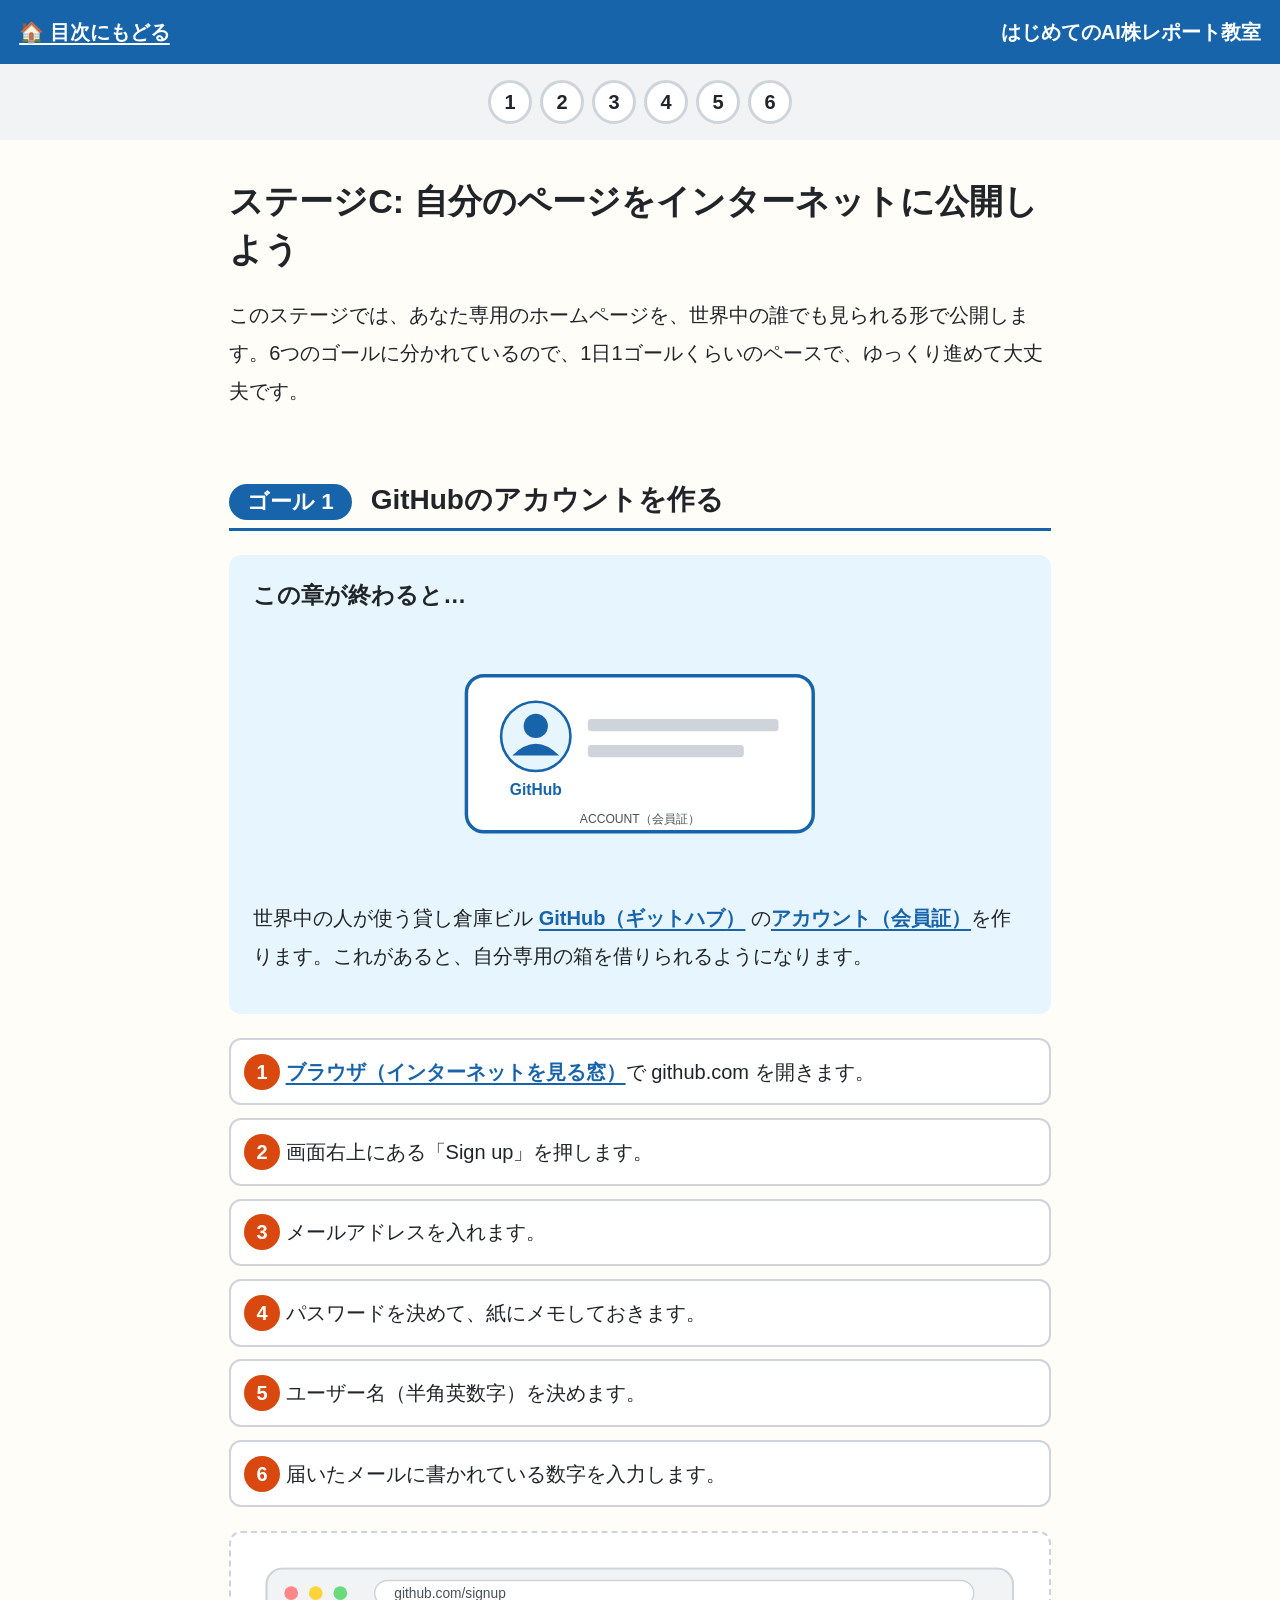
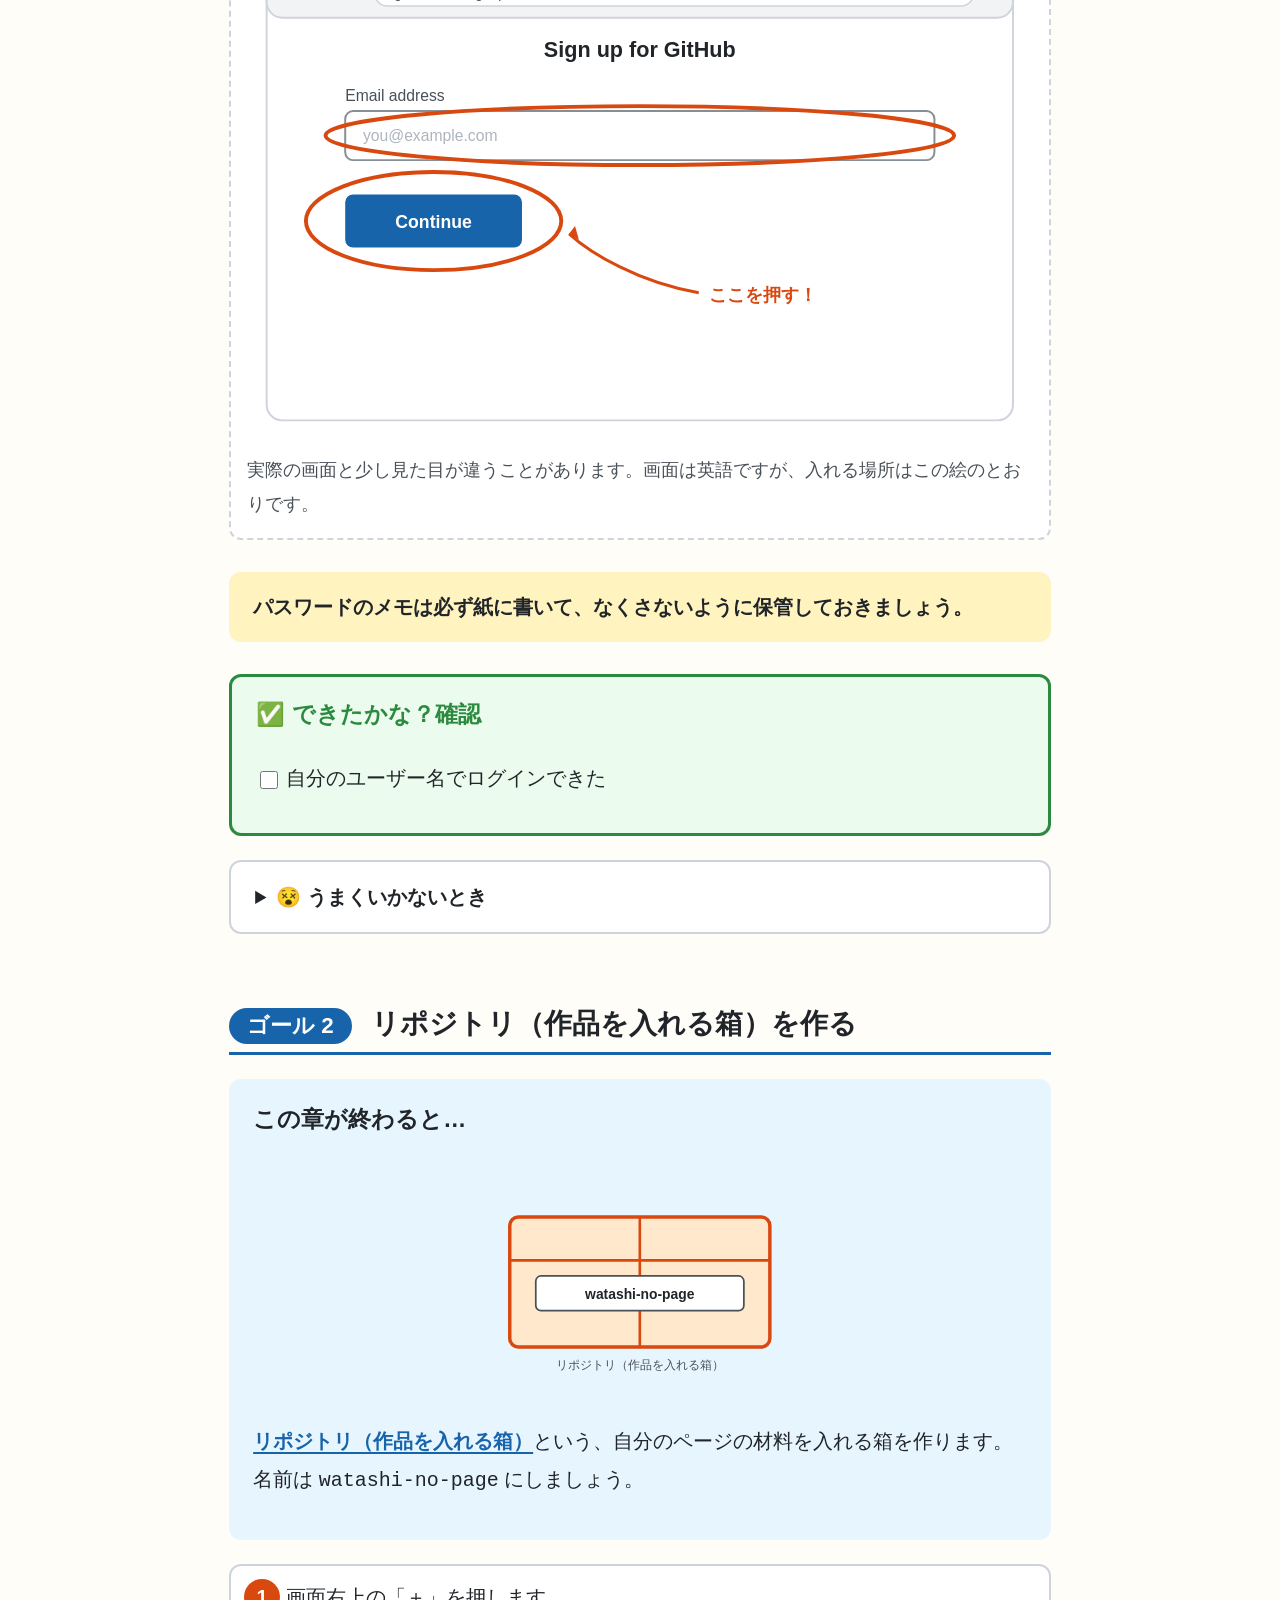
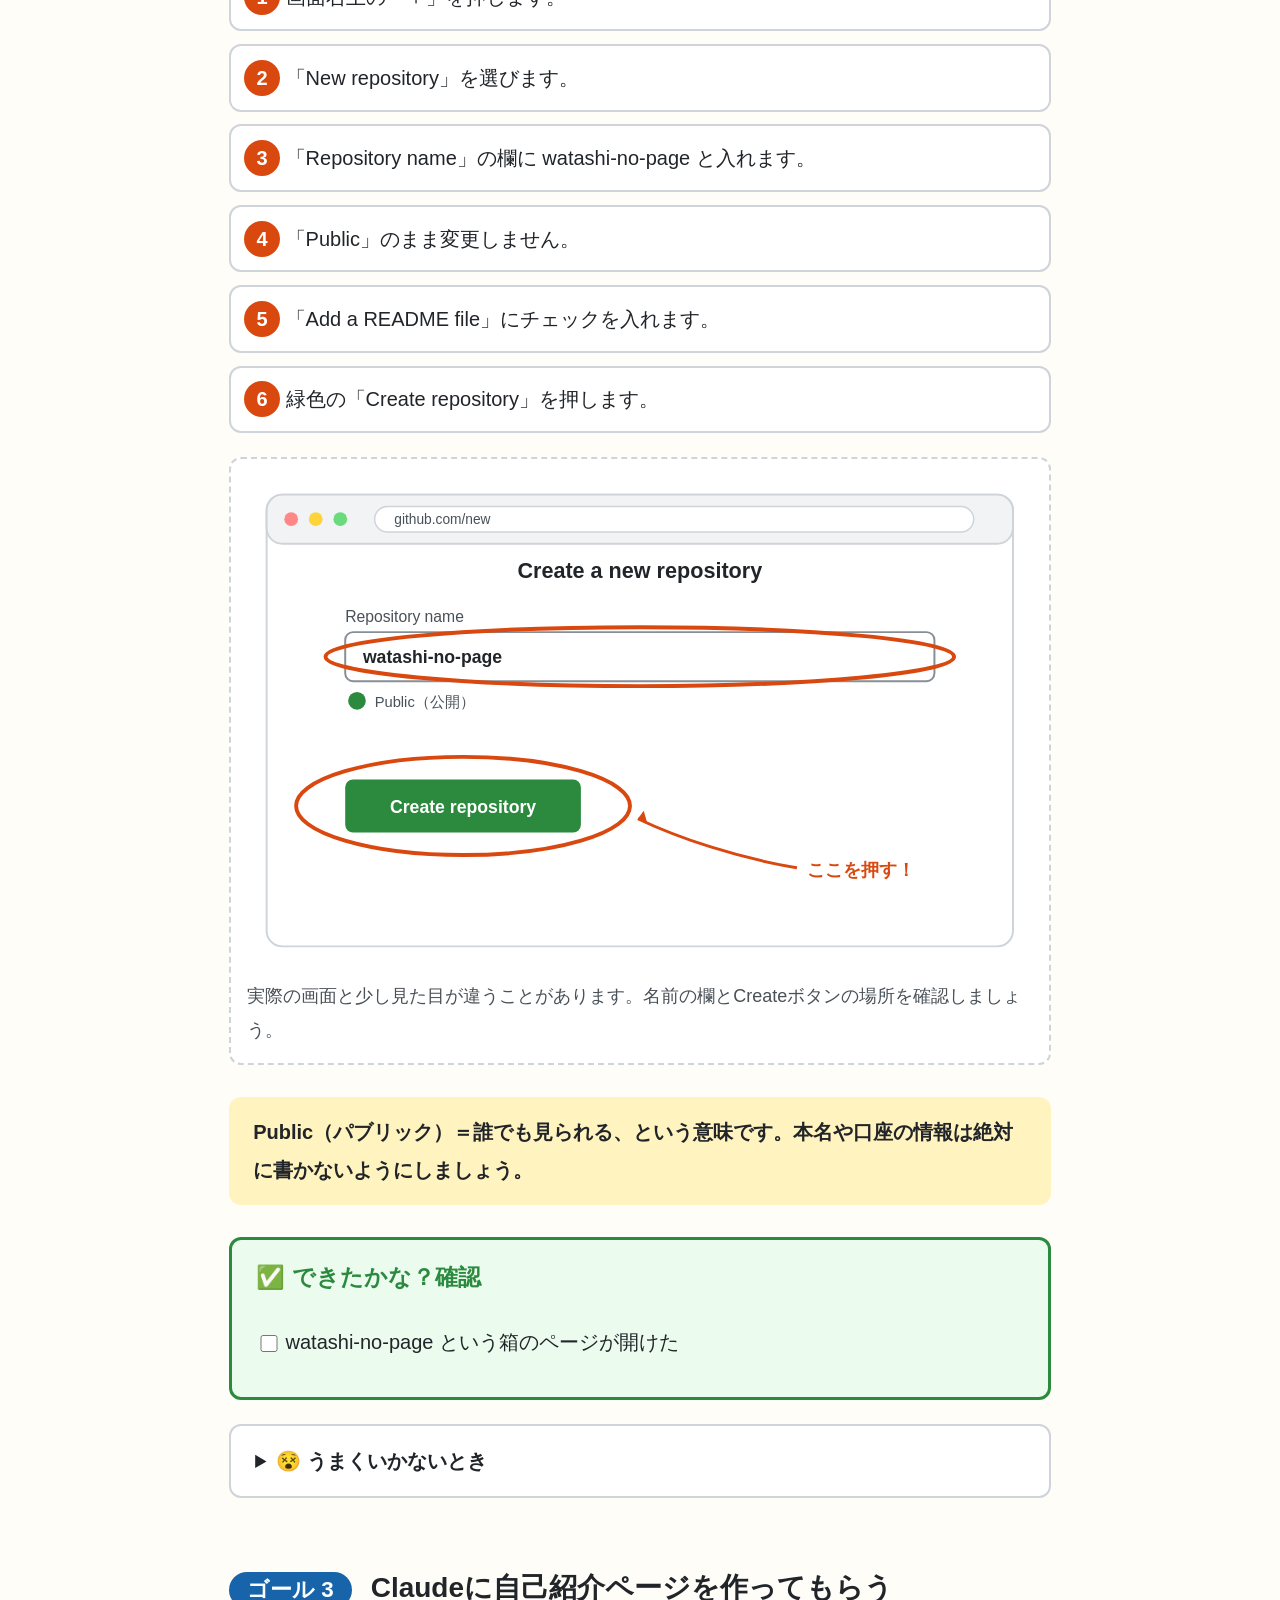
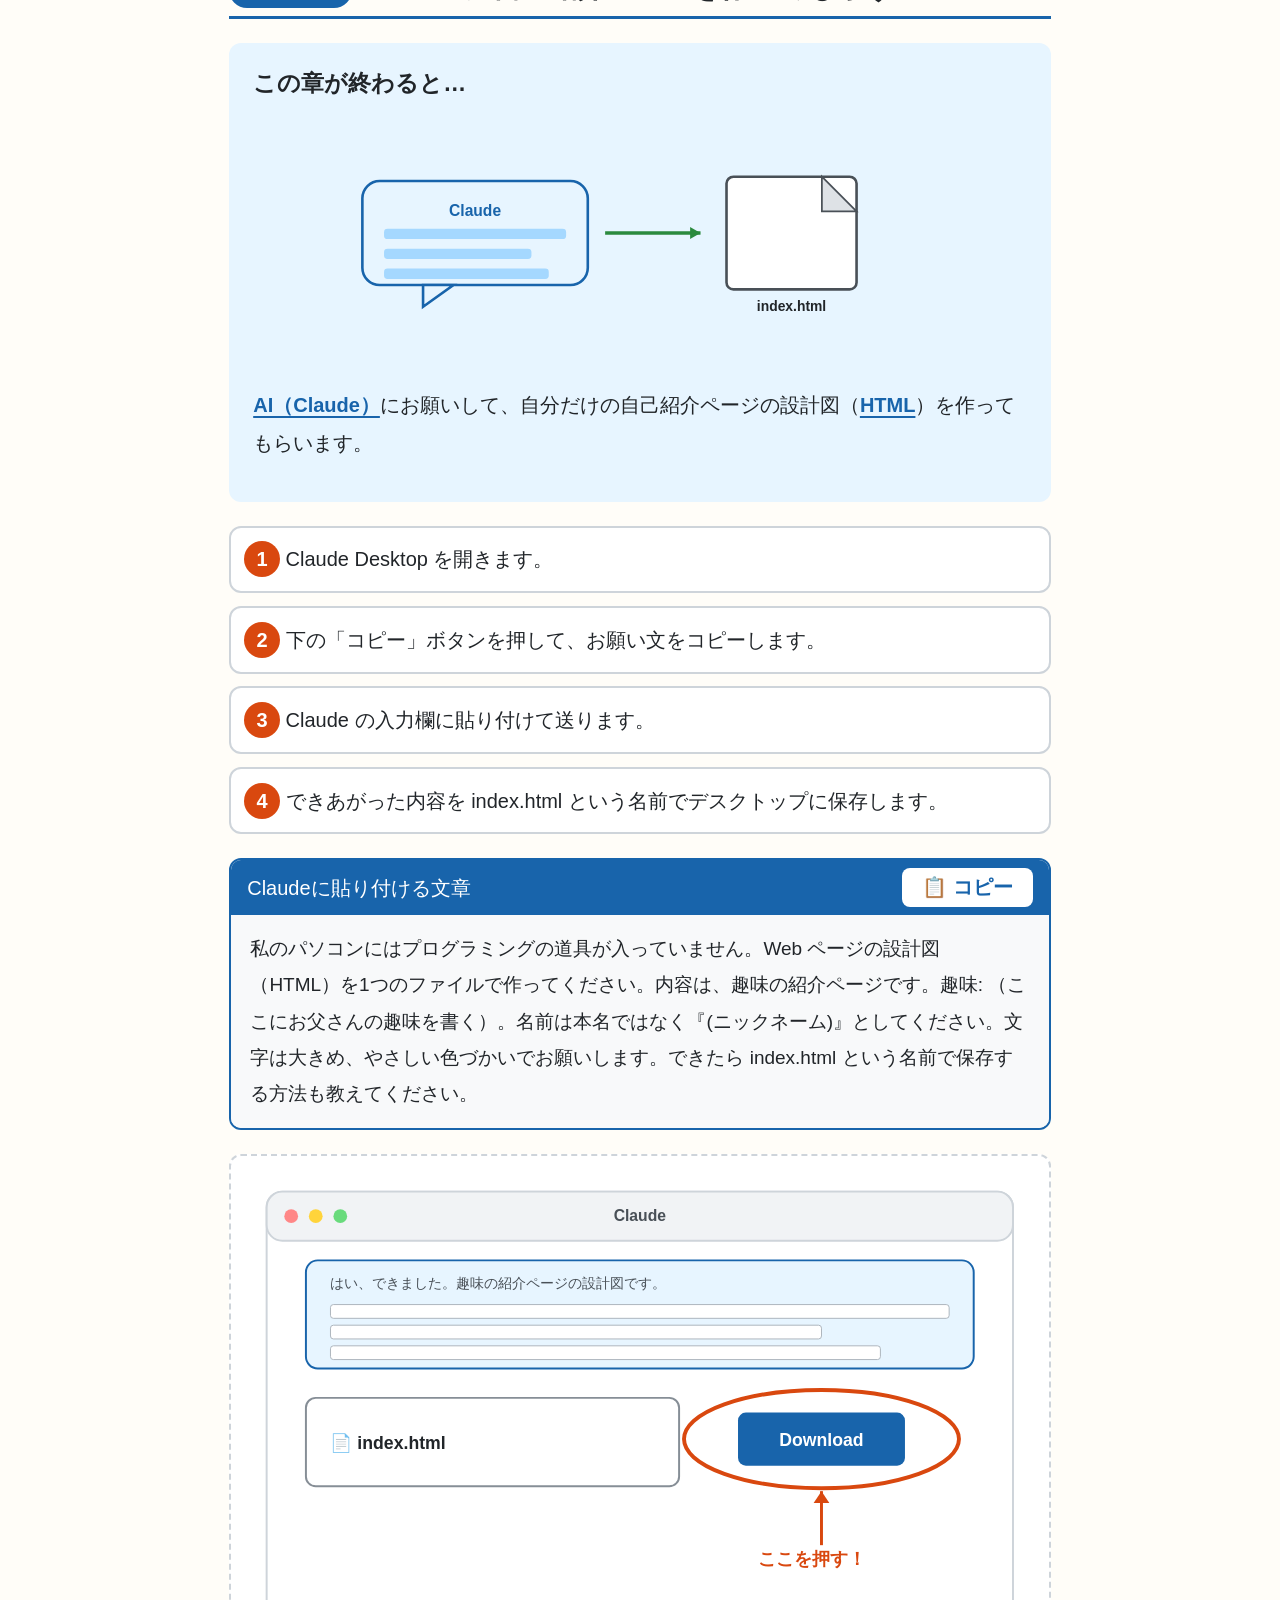
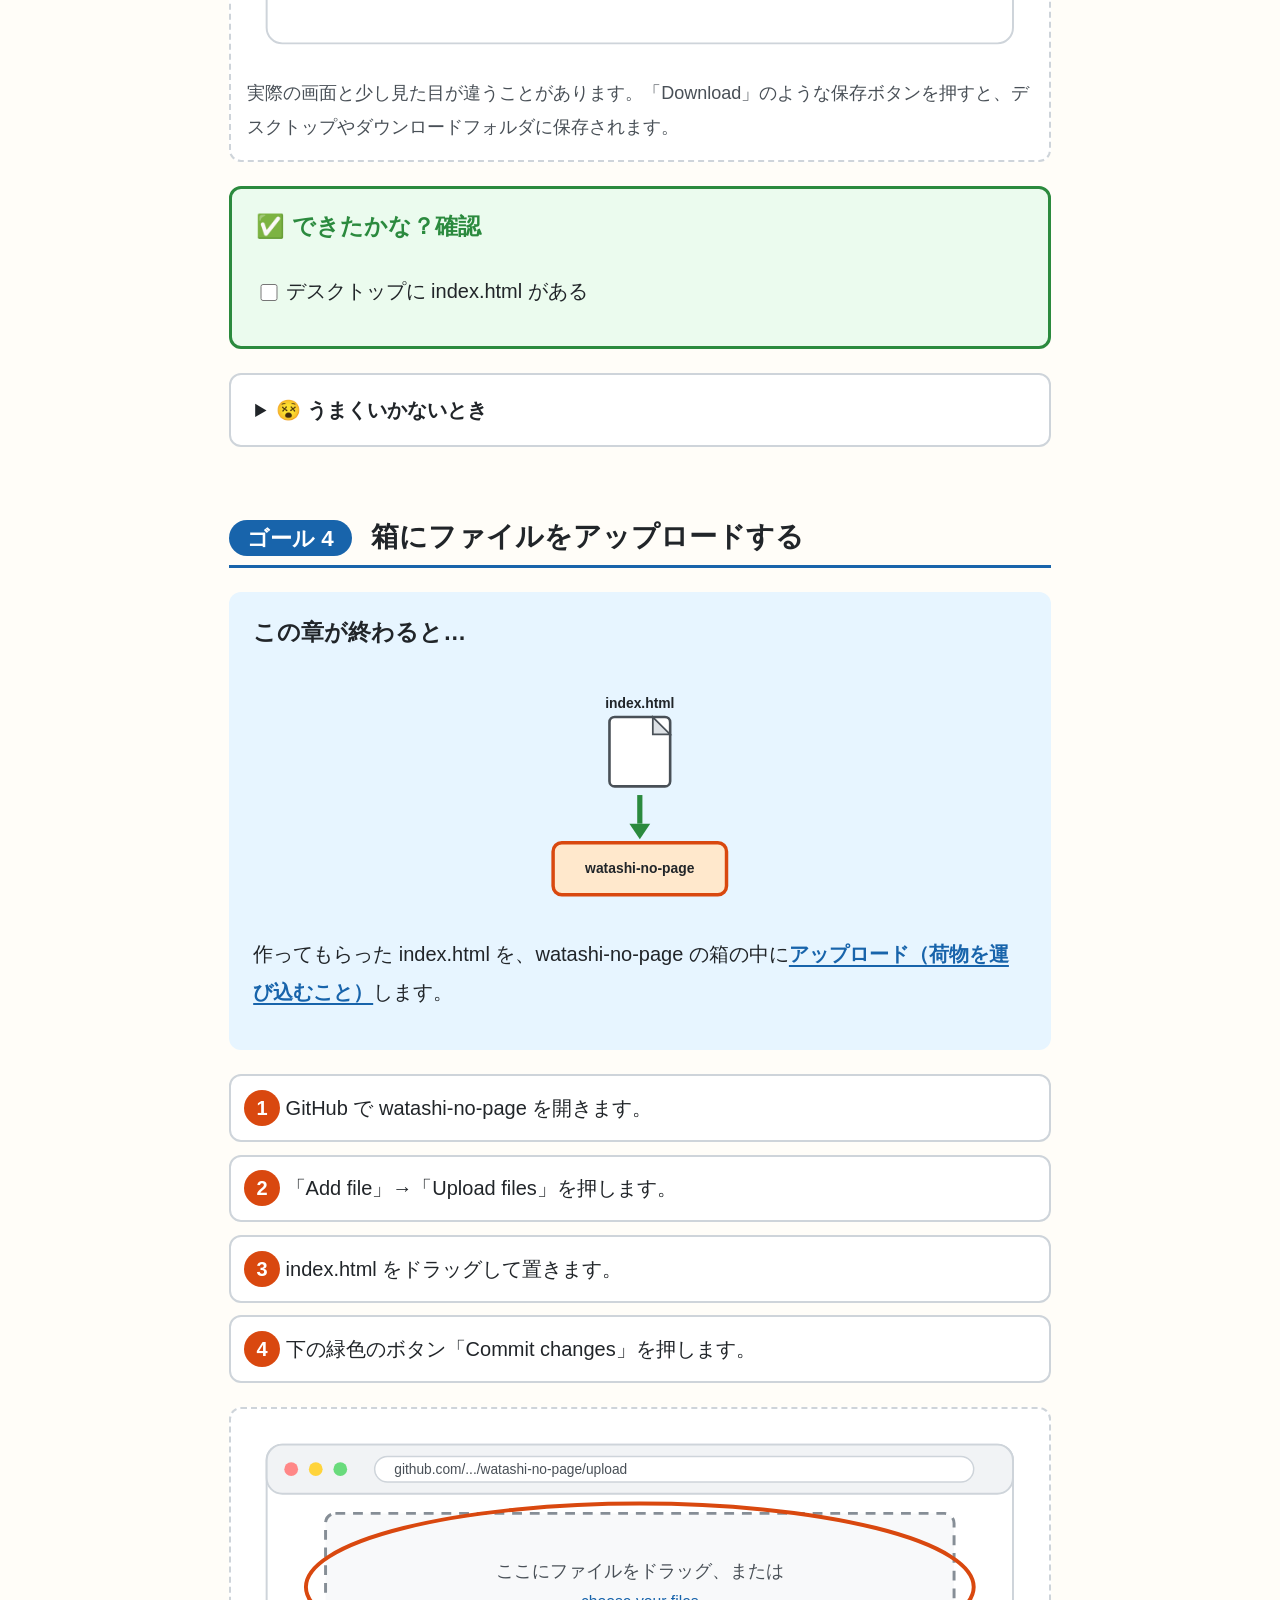
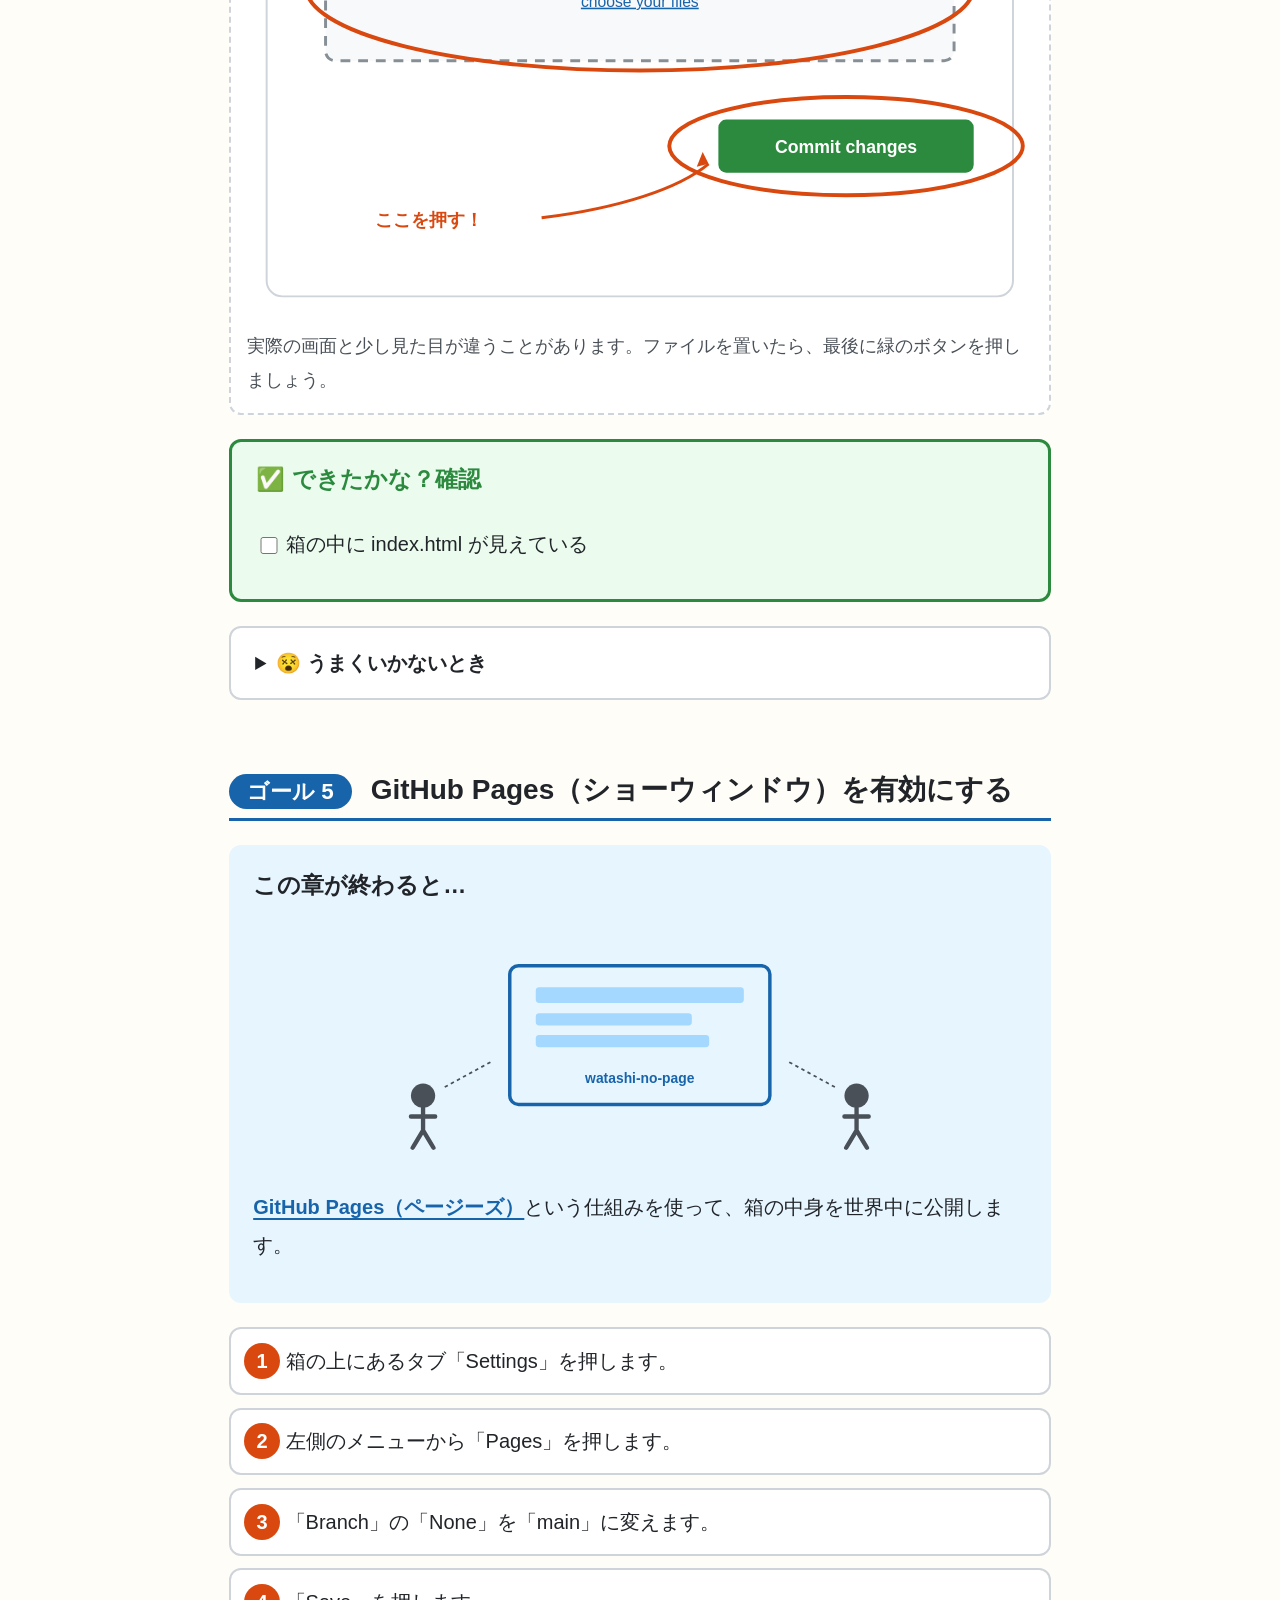
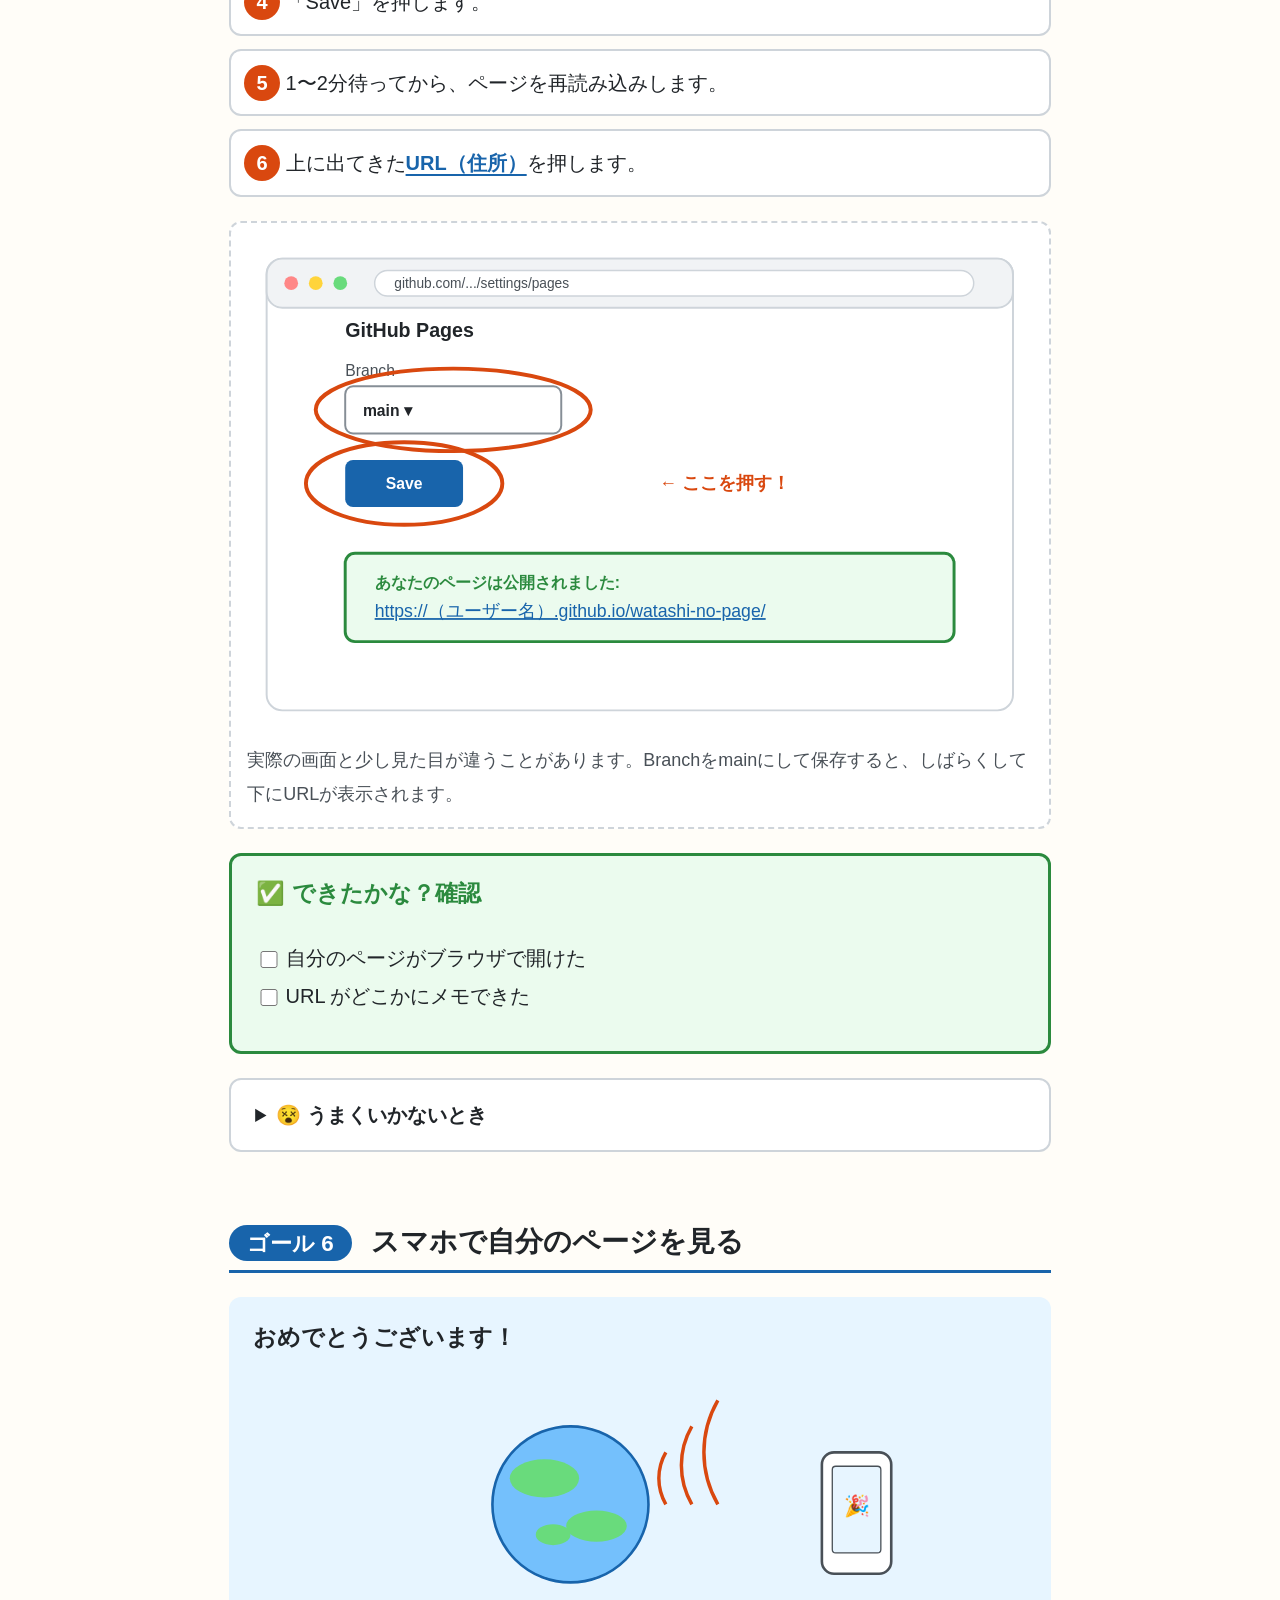
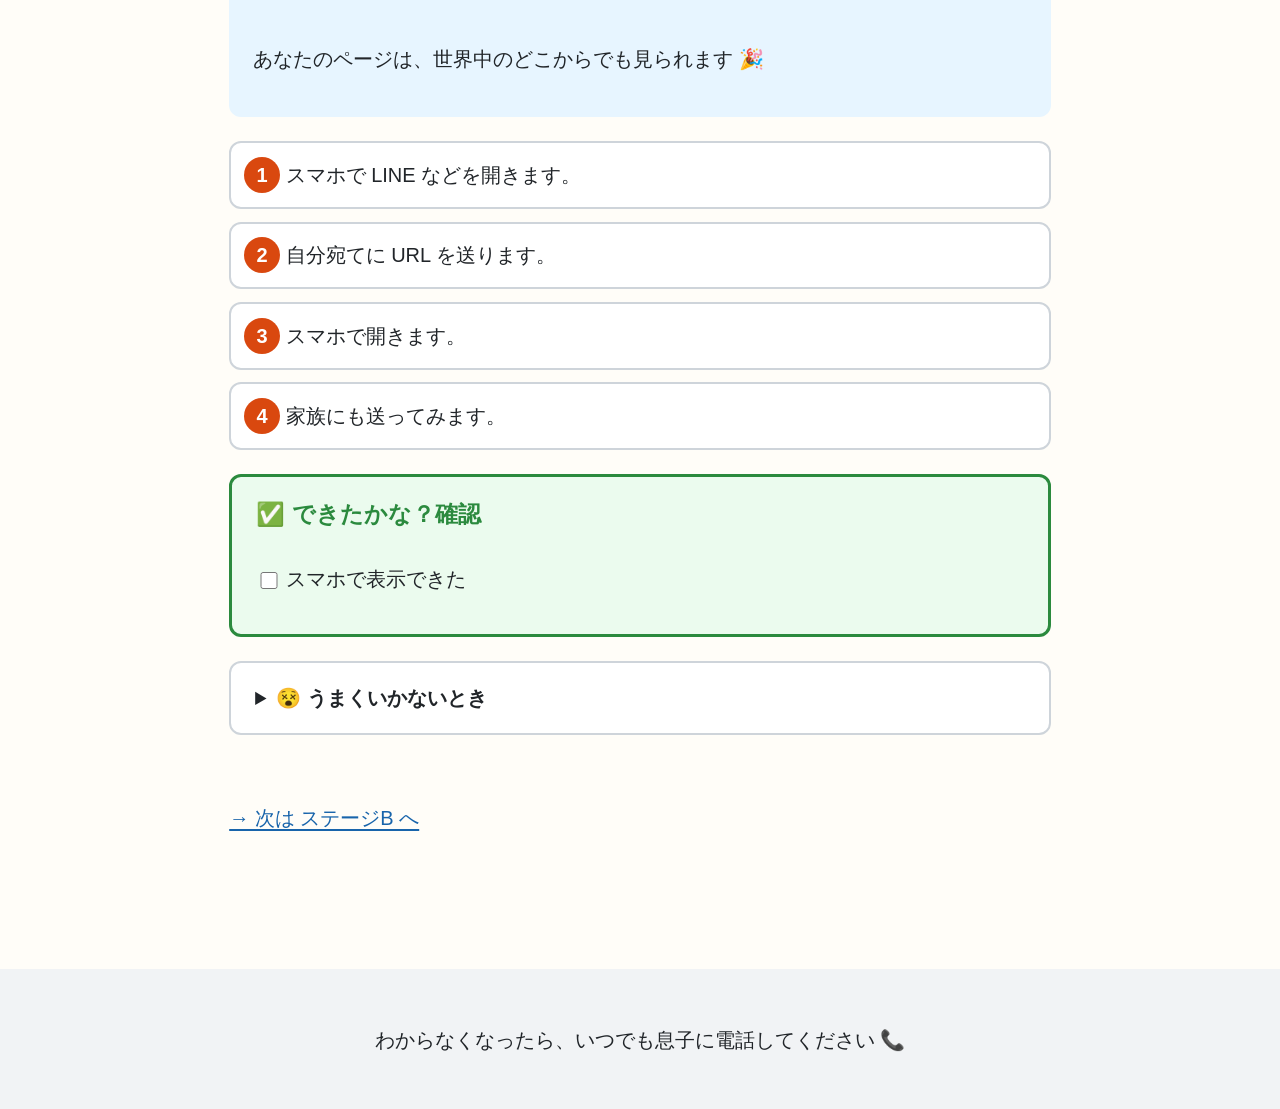
<file: stage-c.html>
<!DOCTYPE html>
<html lang="ja">
<head>
  <meta charset="UTF-8">
  <meta name="viewport" content="width=device-width, initial-scale=1.0">
  <title>ステージC: 自分のページをインターネットに公開しよう | はじめてのAI株レポート教室</title>
  <link rel="stylesheet" href="style.css">
</head>
<body>
  <header class="site-header">
    <a class="home-link" href="index.html">🏠 目次にもどる</a>
    <p class="site-name">はじめてのAI株レポート教室</p>
  </header>

  <div class="progress-bar" aria-hidden="true">
    <span class="progress-step">1</span>
    <span class="progress-step">2</span>
    <span class="progress-step">3</span>
    <span class="progress-step">4</span>
    <span class="progress-step">5</span>
    <span class="progress-step">6</span>
  </div>

  <main>
    <h1>ステージC: 自分のページをインターネットに公開しよう</h1>
    <p>このステージでは、あなた専用のホームページを、世界中の誰でも見られる形で公開します。6つのゴールに分かれているので、1日1ゴールくらいのペースで、ゆっくり進めて大丈夫です。</p>

    <section class="goal" id="goal-1">
      <h2><span class="goal-number">ゴール 1</span> GitHubのアカウントを作る</h2>

      <div class="goal-card">
        <h3>この章が終わると…</h3>
        <figure class="goal-image">
          <svg viewBox="0 0 800 260" role="img" aria-label="GitHubの会員証のイラスト。カードの中に顔のアイコンと、名前・ID番号を表す線が描かれている。">
            <rect x="200" y="40" width="400" height="180" rx="20" fill="#ffffff" stroke="#1864ab" stroke-width="4" />
            <circle cx="280" cy="110" r="40" fill="#e7f5ff" stroke="#1864ab" stroke-width="3" />
            <circle cx="280" cy="98" r="14" fill="#1864ab" />
            <path d="M 253,132 Q 280,105 307,132" fill="#1864ab" />
            <rect x="340" y="90" width="220" height="14" rx="4" fill="#ced4da" />
            <rect x="340" y="120" width="180" height="14" rx="4" fill="#ced4da" />
            <text x="280" y="178" text-anchor="middle" font-size="18" fill="#1864ab" font-weight="bold">GitHub</text>
            <text x="400" y="210" text-anchor="middle" font-size="14" fill="#495057">ACCOUNT（会員証）</text>
          </svg>
        </figure>
        <p>世界中の人が使う貸し倉庫ビル <a class="term" href="glossary.html#github">GitHub（ギットハブ）</a> の<a class="term" href="glossary.html#account">アカウント（会員証）</a>を作ります。これがあると、自分専用の箱を借りられるようになります。</p>
      </div>

      <ol class="steps">
        <li><a class="term" href="glossary.html#browser">ブラウザ（インターネットを見る窓）</a>で github.com を開きます。</li>
        <li>画面右上にある「Sign up」を押します。</li>
        <li>メールアドレスを入れます。</li>
        <li>パスワードを決めて、紙にメモしておきます。</li>
        <li>ユーザー名（半角英数字）を決めます。</li>
        <li>届いたメールに書かれている数字を入力します。</li>
      </ol>

      <figure class="screen-mock">
        <svg viewBox="0 0 800 500" role="img" aria-label="GitHubのサインアップ画面のイメージ。メールアドレスの入力欄とContinueボタンの両方に赤い丸がついている。">
          <rect x="20" y="20" width="760" height="460" rx="16" fill="#ffffff" stroke="#ced4da" stroke-width="2" />
          <rect x="20" y="20" width="760" height="50" rx="16" fill="#f1f3f5" stroke="#ced4da" stroke-width="2" />
          <circle cx="45" cy="45" r="7" fill="#ff8787" />
          <circle cx="70" cy="45" r="7" fill="#ffd43b" />
          <circle cx="95" cy="45" r="7" fill="#69db7c" />
          <rect x="130" y="32" width="610" height="26" rx="13" fill="#ffffff" stroke="#ced4da" stroke-width="1.5" />
          <text x="150" y="50" font-size="14" fill="#495057">github.com/signup</text>

          <text x="400" y="110" text-anchor="middle" font-size="22" font-weight="bold" fill="#212529">Sign up for GitHub</text>

          <text x="100" y="155" font-size="16" fill="#495057">Email address</text>
          <rect x="100" y="165" width="600" height="50" rx="8" fill="#ffffff" stroke="#868e96" stroke-width="2" />
          <text x="118" y="196" font-size="16" fill="#adb5bd">you@example.com</text>
          <ellipse cx="400" cy="190" rx="320" ry="30" fill="none" stroke="#d9480f" stroke-width="4" />

          <rect x="100" y="250" width="180" height="54" rx="8" fill="#1864ab" />
          <text x="190" y="284" text-anchor="middle" font-size="18" font-weight="bold" fill="#ffffff">Continue</text>
          <ellipse cx="190" cy="277" rx="130" ry="50" fill="none" stroke="#d9480f" stroke-width="4" />

          <path d="M 460,350 C 400,340 350,310 328,290" fill="none" stroke="#d9480f" stroke-width="3" />
          <polygon points="328,290 338,296 334,282" fill="#d9480f" />
          <text x="470" y="358" font-size="18" font-weight="bold" fill="#d9480f">ここを押す！</text>
        </svg>
        <figcaption>実際の画面と少し見た目が違うことがあります。画面は英語ですが、入れる場所はこの絵のとおりです。</figcaption>
      </figure>

      <div class="disclaimer">パスワードのメモは必ず紙に書いて、なくさないように保管しておきましょう。</div>

      <div class="check-box">
        <h3>✅ できたかな？確認</h3>
        <ul class="checklist">
          <li><label><input type="checkbox" data-save="stage-c-goal1-1">自分のユーザー名でログインできた</label></li>
        </ul>
      </div>

      <details class="qa">
        <summary>😵 うまくいかないとき</summary>
        <dl>
          <dt>メールが届かない</dt>
          <dd>迷惑メールフォルダを見てみましょう。それでも見つからないときは、息子に電話してください。</dd>
          <dt>英語で不安</dt>
          <dd>この絵と同じ場所だけ操作すれば大丈夫です。わからなくなったら、息子に電話してください。</dd>
        </dl>
      </details>
    </section>

    <section class="goal" id="goal-2">
      <h2><span class="goal-number">ゴール 2</span> リポジトリ（作品を入れる箱）を作る</h2>

      <div class="goal-card">
        <h3>この章が終わると…</h3>
        <figure class="goal-image">
          <svg viewBox="0 0 800 260" role="img" aria-label="watashi-no-pageという名前が書かれたラベルのついた箱のイラスト。">
            <rect x="250" y="60" width="300" height="150" rx="10" fill="#ffe8cc" stroke="#d9480f" stroke-width="4" />
            <line x1="250" y1="110" x2="550" y2="110" stroke="#d9480f" stroke-width="3" />
            <line x1="400" y1="60" x2="400" y2="210" stroke="#d9480f" stroke-width="3" />
            <rect x="280" y="128" width="240" height="40" rx="6" fill="#ffffff" stroke="#495057" stroke-width="2" />
            <text x="400" y="154" text-anchor="middle" font-size="16" fill="#212529" font-weight="bold">watashi-no-page</text>
            <text x="400" y="235" text-anchor="middle" font-size="14" fill="#495057">リポジトリ（作品を入れる箱）</text>
          </svg>
        </figure>
        <p><a class="term" href="glossary.html#repo">リポジトリ（作品を入れる箱）</a>という、自分のページの材料を入れる箱を作ります。名前は <code>watashi-no-page</code> にしましょう。</p>
      </div>

      <ol class="steps">
        <li>画面右上の「＋」を押します。</li>
        <li>「New repository」を選びます。</li>
        <li>「Repository name」の欄に watashi-no-page と入れます。</li>
        <li>「Public」のまま変更しません。</li>
        <li>「Add a README file」にチェックを入れます。</li>
        <li>緑色の「Create repository」を押します。</li>
      </ol>

      <figure class="screen-mock">
        <svg viewBox="0 0 800 500" role="img" aria-label="GitHubの新しいリポジトリを作る画面のイメージ。Repository name欄にwatashi-no-pageと入っていて、その欄とCreate repositoryボタンの両方に赤い丸がついている。">
          <rect x="20" y="20" width="760" height="460" rx="16" fill="#ffffff" stroke="#ced4da" stroke-width="2" />
          <rect x="20" y="20" width="760" height="50" rx="16" fill="#f1f3f5" stroke="#ced4da" stroke-width="2" />
          <circle cx="45" cy="45" r="7" fill="#ff8787" />
          <circle cx="70" cy="45" r="7" fill="#ffd43b" />
          <circle cx="95" cy="45" r="7" fill="#69db7c" />
          <rect x="130" y="32" width="610" height="26" rx="13" fill="#ffffff" stroke="#ced4da" stroke-width="1.5" />
          <text x="150" y="50" font-size="14" fill="#495057">github.com/new</text>

          <text x="400" y="105" text-anchor="middle" font-size="22" font-weight="bold" fill="#212529">Create a new repository</text>

          <text x="100" y="150" font-size="16" fill="#495057">Repository name</text>
          <rect x="100" y="160" width="600" height="50" rx="8" fill="#ffffff" stroke="#868e96" stroke-width="2" />
          <text x="118" y="191" font-size="18" fill="#212529" font-weight="bold">watashi-no-page</text>
          <ellipse cx="400" cy="185" rx="320" ry="30" fill="none" stroke="#d9480f" stroke-width="4" />

          <circle cx="112" cy="230" r="9" fill="#2b8a3e" />
          <text x="130" y="236" font-size="15" fill="#495057">Public（公開）</text>

          <rect x="100" y="310" width="240" height="54" rx="8" fill="#2b8a3e" />
          <text x="220" y="344" text-anchor="middle" font-size="18" font-weight="bold" fill="#ffffff">Create repository</text>
          <ellipse cx="220" cy="337" rx="170" ry="50" fill="none" stroke="#d9480f" stroke-width="4" />

          <path d="M 560,400 C 500,390 440,370 398,350" fill="none" stroke="#d9480f" stroke-width="3" />
          <polygon points="398,350 408,356 404,342" fill="#d9480f" />
          <text x="570" y="408" font-size="18" font-weight="bold" fill="#d9480f">ここを押す！</text>
        </svg>
        <figcaption>実際の画面と少し見た目が違うことがあります。名前の欄とCreateボタンの場所を確認しましょう。</figcaption>
      </figure>

      <div class="disclaimer">Public（パブリック）＝誰でも見られる、という意味です。本名や口座の情報は絶対に書かないようにしましょう。</div>

      <div class="check-box">
        <h3>✅ できたかな？確認</h3>
        <ul class="checklist">
          <li><label><input type="checkbox" data-save="stage-c-goal2-1">watashi-no-page という箱のページが開けた</label></li>
        </ul>
      </div>

      <details class="qa">
        <summary>😵 うまくいかないとき</summary>
        <dl>
          <dt>名前を間違えて作ってしまった</dt>
          <dd>心配いりません。もう一度「New repository」から watashi-no-page という名前で作り直しましょう。わからなければ息子に電話してください。</dd>
        </dl>
      </details>
    </section>

    <section class="goal" id="goal-3">
      <h2><span class="goal-number">ゴール 3</span> Claudeに自己紹介ページを作ってもらう</h2>

      <div class="goal-card">
        <h3>この章が終わると…</h3>
        <figure class="goal-image">
          <svg viewBox="0 0 800 260" role="img" aria-label="Claudeとの会話から、index.htmlという名前のファイルができあがるイラスト。">
            <rect x="80" y="60" width="260" height="120" rx="20" fill="#e7f5ff" stroke="#1864ab" stroke-width="3" />
            <polygon points="150,180 150,205 185,180" fill="#e7f5ff" stroke="#1864ab" stroke-width="3" />
            <text x="210" y="100" text-anchor="middle" font-size="18" font-weight="bold" fill="#1864ab">Claude</text>
            <rect x="105" y="115" width="210" height="12" rx="4" fill="#a5d8ff" />
            <rect x="105" y="138" width="170" height="12" rx="4" fill="#a5d8ff" />
            <rect x="105" y="161" width="190" height="12" rx="4" fill="#a5d8ff" />

            <path d="M 360,120 C 420,120 440,120 470,120" fill="none" stroke="#2b8a3e" stroke-width="4" />
            <polygon points="470,120 458,113 458,127" fill="#2b8a3e" />

            <rect x="500" y="55" width="150" height="130" rx="8" fill="#ffffff" stroke="#495057" stroke-width="3" />
            <polygon points="610,55 650,95 610,95" fill="#dee2e6" stroke="#495057" stroke-width="2" />
            <text x="575" y="210" text-anchor="middle" font-size="16" fill="#212529" font-weight="bold">index.html</text>
          </svg>
        </figure>
        <p><a class="term" href="glossary.html#ai">AI（Claude）</a>にお願いして、自分だけの自己紹介ページの設計図（<a class="term" href="glossary.html#html">HTML</a>）を作ってもらいます。</p>
      </div>

      <ol class="steps">
        <li>Claude Desktop を開きます。</li>
        <li>下の「コピー」ボタンを押して、お願い文をコピーします。</li>
        <li>Claude の入力欄に貼り付けて送ります。</li>
        <li>できあがった内容を index.html という名前でデスクトップに保存します。</li>
      </ol>

      <div class="copy-box">
        <div class="copy-box-header">
          <span>Claudeに貼り付ける文章</span>
          <button type="button" class="copy-btn" data-copy="prompt-selfintro">📋 コピー</button>
        </div>
        <pre id="prompt-selfintro">私のパソコンにはプログラミングの道具が入っていません。Web ページの設計図（HTML）を1つのファイルで作ってください。内容は、趣味の紹介ページです。趣味: （ここにお父さんの趣味を書く）。名前は本名ではなく『(ニックネーム)』としてください。文字は大きめ、やさしい色づかいでお願いします。できたら index.html という名前で保存する方法も教えてください。</pre>
      </div>

      <figure class="screen-mock">
        <svg viewBox="0 0 800 500" role="img" aria-label="Claude Desktopの画面のイメージ。できあがったコードと、Downloadボタンに赤い丸がついている。">
          <rect x="20" y="20" width="760" height="460" rx="16" fill="#ffffff" stroke="#ced4da" stroke-width="2" />
          <rect x="20" y="20" width="760" height="50" rx="16" fill="#f1f3f5" stroke="#ced4da" stroke-width="2" />
          <circle cx="45" cy="45" r="7" fill="#ff8787" />
          <circle cx="70" cy="45" r="7" fill="#ffd43b" />
          <circle cx="95" cy="45" r="7" fill="#69db7c" />
          <text x="400" y="50" text-anchor="middle" font-size="16" font-weight="bold" fill="#495057">Claude</text>

          <rect x="60" y="90" width="680" height="110" rx="12" fill="#e7f5ff" stroke="#1864ab" stroke-width="2" />
          <text x="85" y="118" font-size="14" fill="#495057">はい、できました。趣味の紹介ページの設計図です。</text>
          <rect x="85" y="135" width="630" height="14" rx="3" fill="#ffffff" stroke="#adb5bd" />
          <rect x="85" y="156" width="500" height="14" rx="3" fill="#ffffff" stroke="#adb5bd" />
          <rect x="85" y="177" width="560" height="14" rx="3" fill="#ffffff" stroke="#adb5bd" />

          <rect x="60" y="230" width="380" height="90" rx="10" fill="#ffffff" stroke="#868e96" stroke-width="2" />
          <text x="85" y="282" font-size="18" fill="#212529" font-weight="bold">📄 index.html</text>

          <rect x="500" y="245" width="170" height="54" rx="8" fill="#1864ab" />
          <text x="585" y="279" text-anchor="middle" font-size="18" font-weight="bold" fill="#ffffff">Download</text>
          <ellipse cx="585" cy="272" rx="140" ry="50" fill="none" stroke="#d9480f" stroke-width="4" />

          <path d="M 585,380 C 585,360 585,345 585,325" fill="none" stroke="#d9480f" stroke-width="3" />
          <polygon points="585,325 577,337 593,337" fill="#d9480f" />
          <text x="520" y="400" font-size="18" font-weight="bold" fill="#d9480f">ここを押す！</text>
        </svg>
        <figcaption>実際の画面と少し見た目が違うことがあります。「Download」のような保存ボタンを押すと、デスクトップやダウンロードフォルダに保存されます。</figcaption>
      </figure>

      <div class="check-box">
        <h3>✅ できたかな？確認</h3>
        <ul class="checklist">
          <li><label><input type="checkbox" data-save="stage-c-goal3-1">デスクトップに index.html がある</label></li>
        </ul>
      </div>

      <details class="qa">
        <summary>😵 うまくいかないとき</summary>
        <dl>
          <dt>ファイルがどこに行ったかわからない</dt>
          <dd>パソコンの「ダウンロード」フォルダを見てみましょう。見つからないときは息子に電話してください。</dd>
        </dl>
      </details>
    </section>

    <section class="goal" id="goal-4">
      <h2><span class="goal-number">ゴール 4</span> 箱にファイルをアップロードする</h2>

      <div class="goal-card">
        <h3>この章が終わると…</h3>
        <figure class="goal-image">
          <svg viewBox="0 0 800 260" role="img" aria-label="index.htmlというファイルが、下向きの矢印で箱の中に入っていくイラスト。">
            <text x="400" y="35" text-anchor="middle" font-size="16" fill="#212529" font-weight="bold">index.html</text>
            <rect x="365" y="45" width="70" height="80" rx="6" fill="#ffffff" stroke="#495057" stroke-width="3" />
            <polygon points="415,45 435,65 415,65" fill="#dee2e6" stroke="#495057" stroke-width="2" />

            <path d="M 400,135 L 400,168" stroke="#2b8a3e" stroke-width="6" />
            <polygon points="388,168 412,168 400,186" fill="#2b8a3e" />

            <rect x="300" y="190" width="200" height="60" rx="10" fill="#ffe8cc" stroke="#d9480f" stroke-width="4" />
            <text x="400" y="225" text-anchor="middle" font-size="16" fill="#212529" font-weight="bold">watashi-no-page</text>
          </svg>
        </figure>
        <p>作ってもらった index.html を、watashi-no-page の箱の中に<a class="term" href="glossary.html#upload">アップロード（荷物を運び込むこと）</a>します。</p>
      </div>

      <ol class="steps">
        <li>GitHub で watashi-no-page を開きます。</li>
        <li>「Add file」→「Upload files」を押します。</li>
        <li>index.html をドラッグして置きます。</li>
        <li>下の緑色のボタン「Commit changes」を押します。</li>
      </ol>

      <figure class="screen-mock">
        <svg viewBox="0 0 800 500" role="img" aria-label="GitHubのUpload files画面のイメージ。ファイルを置く場所とCommit changesボタンの両方に赤い丸がついている。">
          <rect x="20" y="20" width="760" height="460" rx="16" fill="#ffffff" stroke="#ced4da" stroke-width="2" />
          <rect x="20" y="20" width="760" height="50" rx="16" fill="#f1f3f5" stroke="#ced4da" stroke-width="2" />
          <circle cx="45" cy="45" r="7" fill="#ff8787" />
          <circle cx="70" cy="45" r="7" fill="#ffd43b" />
          <circle cx="95" cy="45" r="7" fill="#69db7c" />
          <rect x="130" y="32" width="610" height="26" rx="13" fill="#ffffff" stroke="#ced4da" stroke-width="1.5" />
          <text x="150" y="50" font-size="14" fill="#495057">github.com/.../watashi-no-page/upload</text>

          <rect x="80" y="90" width="640" height="150" rx="10" fill="#f8f9fa" stroke="#868e96" stroke-width="3" stroke-dasharray="10 8" />
          <text x="400" y="155" text-anchor="middle" font-size="18" fill="#495057">ここにファイルをドラッグ、または</text>
          <text x="400" y="185" text-anchor="middle" font-size="16" fill="#1864ab" text-decoration="underline">choose your files</text>
          <ellipse cx="400" cy="165" rx="340" ry="85" fill="none" stroke="#d9480f" stroke-width="4" />

          <rect x="480" y="300" width="260" height="54" rx="8" fill="#2b8a3e" />
          <text x="610" y="334" text-anchor="middle" font-size="18" font-weight="bold" fill="#ffffff">Commit changes</text>
          <ellipse cx="610" cy="327" rx="180" ry="50" fill="none" stroke="#d9480f" stroke-width="4" />

          <path d="M 300,400 C 380,390 440,370 470,345" fill="none" stroke="#d9480f" stroke-width="3" />
          <polygon points="470,345 458,348 464,333" fill="#d9480f" />
          <text x="130" y="408" font-size="18" font-weight="bold" fill="#d9480f">ここを押す！</text>
        </svg>
        <figcaption>実際の画面と少し見た目が違うことがあります。ファイルを置いたら、最後に緑のボタンを押しましょう。</figcaption>
      </figure>

      <div class="check-box">
        <h3>✅ できたかな？確認</h3>
        <ul class="checklist">
          <li><label><input type="checkbox" data-save="stage-c-goal4-1">箱の中に index.html が見えている</label></li>
        </ul>
      </div>

      <details class="qa">
        <summary>😵 うまくいかないとき</summary>
        <dl>
          <dt>ドラッグがうまくできない</dt>
          <dd>「choose your files」という文字を押すと、ファイルを選ぶ画面が開きます。そこから index.html を選んでも大丈夫です。</dd>
          <dt>アップロードしたのに、ページが前のまま変わらない</dt>
          <dd>箱の中のファイル名が index.html ちょうどになっているか確認しましょう。index.html.html など少しでも違う名前になっていたら、息子に電話してください。</dd>
        </dl>
      </details>
    </section>

    <section class="goal" id="goal-5">
      <h2><span class="goal-number">ゴール 5</span> GitHub Pages（ショーウィンドウ）を有効にする</h2>

      <div class="goal-card">
        <h3>この章が終わると…</h3>
        <figure class="goal-image">
          <svg viewBox="0 0 800 260" role="img" aria-label="お店のショーウィンドウのように、watashi-no-pageの中身が外から見えるようになっているイラスト。周りに見ている人たちがいる。">
            <rect x="250" y="40" width="300" height="160" rx="10" fill="#e7f5ff" stroke="#1864ab" stroke-width="4" />
            <rect x="280" y="65" width="240" height="18" rx="4" fill="#a5d8ff" />
            <rect x="280" y="95" width="180" height="14" rx="4" fill="#a5d8ff" />
            <rect x="280" y="120" width="200" height="14" rx="4" fill="#a5d8ff" />
            <text x="400" y="175" text-anchor="middle" font-size="16" font-weight="bold" fill="#1864ab">watashi-no-page</text>

            <circle cx="150" cy="190" r="14" fill="#495057" />
            <path d="M 150,204 L 150,230 M 136,214 L 164,214 M 150,230 L 138,250 M 150,230 L 162,250" stroke="#495057" stroke-width="5" fill="none" stroke-linecap="round" />
            <path d="M 175,180 L 230,150" stroke="#495057" stroke-width="2" stroke-dasharray="4 4" />

            <circle cx="650" cy="190" r="14" fill="#495057" />
            <path d="M 650,204 L 650,230 M 636,214 L 664,214 M 650,230 L 638,250 M 650,230 L 662,250" stroke="#495057" stroke-width="5" fill="none" stroke-linecap="round" />
            <path d="M 625,180 L 570,150" stroke="#495057" stroke-width="2" stroke-dasharray="4 4" />
          </svg>
        </figure>
        <p><a class="term" href="glossary.html#pages">GitHub Pages（ページーズ）</a>という仕組みを使って、箱の中身を世界中に公開します。</p>
      </div>

      <ol class="steps">
        <li>箱の上にあるタブ「Settings」を押します。</li>
        <li>左側のメニューから「Pages」を押します。</li>
        <li>「Branch」の「None」を「main」に変えます。</li>
        <li>「Save」を押します。</li>
        <li>1〜2分待ってから、ページを再読み込みします。</li>
        <li>上に出てきた<a class="term" href="glossary.html#url">URL（住所）</a>を押します。</li>
      </ol>

      <figure class="screen-mock">
        <svg viewBox="0 0 800 500" role="img" aria-label="GitHubのSettings、Pages画面のイメージ。Branchの選択とSaveボタンに赤い丸がついていて、下に公開されたURLが表示されている。">
          <rect x="20" y="20" width="760" height="460" rx="16" fill="#ffffff" stroke="#ced4da" stroke-width="2" />
          <rect x="20" y="20" width="760" height="50" rx="16" fill="#f1f3f5" stroke="#ced4da" stroke-width="2" />
          <circle cx="45" cy="45" r="7" fill="#ff8787" />
          <circle cx="70" cy="45" r="7" fill="#ffd43b" />
          <circle cx="95" cy="45" r="7" fill="#69db7c" />
          <rect x="130" y="32" width="610" height="26" rx="13" fill="#ffffff" stroke="#ced4da" stroke-width="1.5" />
          <text x="150" y="50" font-size="14" fill="#495057">github.com/.../settings/pages</text>

          <text x="100" y="100" font-size="20" font-weight="bold" fill="#212529">GitHub Pages</text>

          <text x="100" y="140" font-size="16" fill="#495057">Branch</text>
          <rect x="100" y="150" width="220" height="48" rx="8" fill="#ffffff" stroke="#868e96" stroke-width="2" />
          <text x="118" y="180" font-size="16" fill="#212529" font-weight="bold">main ▾</text>
          <ellipse cx="210" cy="174" rx="140" ry="42" fill="none" stroke="#d9480f" stroke-width="4" />

          <rect x="100" y="225" width="120" height="48" rx="8" fill="#1864ab" />
          <text x="160" y="255" text-anchor="middle" font-size="16" font-weight="bold" fill="#ffffff">Save</text>
          <ellipse cx="160" cy="249" rx="100" ry="42" fill="none" stroke="#d9480f" stroke-width="4" />
          <text x="420" y="255" font-size="18" font-weight="bold" fill="#d9480f">← ここを押す！</text>

          <rect x="100" y="320" width="620" height="90" rx="10" fill="#ebfbee" stroke="#2b8a3e" stroke-width="3" />
          <text x="130" y="355" font-size="16" fill="#2b8a3e" font-weight="bold">あなたのページは公開されました:</text>
          <text x="130" y="385" font-size="18" fill="#1864ab" text-decoration="underline">https://（ユーザー名）.github.io/watashi-no-page/</text>
        </svg>
        <figcaption>実際の画面と少し見た目が違うことがあります。Branchをmainにして保存すると、しばらくして下にURLが表示されます。</figcaption>
      </figure>

      <div class="check-box">
        <h3>✅ できたかな？確認</h3>
        <ul class="checklist">
          <li><label><input type="checkbox" data-save="stage-c-goal5-1">自分のページがブラウザで開けた</label></li>
          <li><label><input type="checkbox" data-save="stage-c-goal5-2">URL がどこかにメモできた</label></li>
        </ul>
      </div>

      <details class="qa">
        <summary>😵 うまくいかないとき</summary>
        <dl>
          <dt>404 と出る</dt>
          <dd>2〜3分待ってから、もう一度再読み込みしてみましょう。</dd>
          <dt>Save が見つからない</dt>
          <dd>Branch を main にすると、Save ボタンが出てきます。</dd>
        </dl>
      </details>
    </section>

    <section class="goal" id="goal-6">
      <h2><span class="goal-number">ゴール 6</span> スマホで自分のページを見る</h2>

      <div class="goal-card">
        <h3>おめでとうございます！</h3>
        <figure class="goal-image">
          <svg viewBox="0 0 800 260" role="img" aria-label="地球のまわりに電波が広がり、スマートフォンに届いているイラスト。あなたのページは世界中のどこからでも見られます。">
            <circle cx="320" cy="140" r="90" fill="#74c0fc" stroke="#1864ab" stroke-width="3" />
            <ellipse cx="290" cy="110" rx="40" ry="22" fill="#69db7c" />
            <ellipse cx="350" cy="165" rx="35" ry="18" fill="#69db7c" />
            <ellipse cx="300" cy="175" rx="20" ry="12" fill="#69db7c" />

            <path d="M 430,140 A 60,60 0 0 1 430,80" fill="none" stroke="#d9480f" stroke-width="4" />
            <path d="M 460,140 A 90,90 0 0 1 460,50" fill="none" stroke="#d9480f" stroke-width="4" />
            <path d="M 490,140 A 120,120 0 0 1 490,20" fill="none" stroke="#d9480f" stroke-width="4" />

            <rect x="610" y="80" width="80" height="140" rx="14" fill="#ffffff" stroke="#495057" stroke-width="3" />
            <rect x="622" y="96" width="56" height="100" rx="4" fill="#e7f5ff" stroke="#495057" stroke-width="1.5" />
            <text x="650" y="150" text-anchor="middle" font-size="24">🎉</text>
          </svg>
        </figure>
        <p>あなたのページは、世界中のどこからでも見られます 🎉</p>
      </div>

      <ol class="steps">
        <li>スマホで LINE などを開きます。</li>
        <li>自分宛てに URL を送ります。</li>
        <li>スマホで開きます。</li>
        <li>家族にも送ってみます。</li>
      </ol>

      <div class="check-box">
        <h3>✅ できたかな？確認</h3>
        <ul class="checklist">
          <li><label><input type="checkbox" data-save="stage-c-goal6-1">スマホで表示できた</label></li>
        </ul>
      </div>

      <details class="qa">
        <summary>😵 うまくいかないとき</summary>
        <dl>
          <dt>スマホで開いても表示されない</dt>
          <dd>数分待ってから、もう一度リンクを開いてみましょう。それでも難しいときは息子に電話してください。</dd>
        </dl>
      </details>
    </section>

    <p><a href="stage-b.html">→ 次は ステージB へ</a></p>
  </main>

  <footer class="site-footer">
    <p>わからなくなったら、いつでも息子に電話してください 📞</p>
  </footer>
  <script src="script.js"></script>
</body>
</html>
</file>
<file: style.css>
:root {
  --font-base: 20px;
  --color-text: #212529;
  --color-bg: #fffdf8;
  --color-accent: #d9480f;      /* 赤丸・強調 */
  --color-primary: #1864ab;     /* リンク・見出し */
  --color-success: #2b8a3e;     /* 確認ボックス */
  --color-warn-bg: #fff3bf;     /* 注意・免責 */
  --color-card-bg: #e7f5ff;     /* ゴールカード */
  --color-border: #ced4da;
  --radius: 12px;
}

* { box-sizing: border-box; }

body {
  font-family: "Hiragino Sans", "Yu Gothic UI", "Meiryo", sans-serif;
  font-size: var(--font-base);
  line-height: 1.9;
  color: var(--color-text);
  background: var(--color-bg);
  margin: 0;
}

main {
  max-width: 860px;
  margin: 0 auto;
  padding: 1rem 1.2rem 4rem;
}

h1 { font-size: 1.7em; line-height: 1.4; }
h2 { font-size: 1.4em; line-height: 1.4; border-bottom: 3px solid var(--color-primary); padding-bottom: .3em; margin-top: 2.5em; }
h3 { font-size: 1.15em; }

a { color: var(--color-primary); text-underline-offset: 4px; }
a.term { font-weight: bold; }

.site-header {
  display: flex; justify-content: space-between; align-items: center;
  padding: .8rem 1.2rem; background: var(--color-primary); color: #fff;
}
.site-header a { color: #fff; font-weight: bold; }
.site-name { margin: 0; font-weight: bold; }

.progress-bar {
  display: flex; gap: .5rem; justify-content: center;
  padding: 1rem; background: #f1f3f5;
  position: sticky; top: 0; z-index: 10;
}
.progress-step {
  width: 2.2em; height: 2.2em; border-radius: 50%;
  display: flex; align-items: center; justify-content: center;
  background: #fff; border: 3px solid var(--color-border); font-weight: bold;
}
.progress-step.done { background: var(--color-success); border-color: var(--color-success); color: #fff; }

.goal { margin-bottom: 4rem; }
.goal-number {
  display: inline-block; background: var(--color-primary); color: #fff;
  border-radius: 999px; padding: .1em .8em; margin-right: .5em; font-size: .8em;
}

.goal-card {
  background: var(--color-card-bg); border-radius: var(--radius);
  padding: 1.2rem 1.5rem; margin: 1.5rem 0;
}
.goal-card h3 { margin-top: 0; }
.goal-image svg { max-width: 100%; height: auto; }

.steps { padding-left: 0; counter-reset: step; list-style: none; }
.steps li {
  counter-increment: step; position: relative;
  padding: .8rem 1rem .8rem 3.4rem; margin-bottom: .8rem;
  background: #fff; border: 2px solid var(--color-border); border-radius: var(--radius);
}
.steps li::before {
  content: counter(step);
  position: absolute; left: .8rem; top: 50%; transform: translateY(-50%);
  width: 1.8em; height: 1.8em; border-radius: 50%;
  background: var(--color-accent); color: #fff; font-weight: bold;
  display: flex; align-items: center; justify-content: center;
}

.screen-mock {
  margin: 1.5rem 0; padding: 1rem;
  background: #fff; border: 2px dashed var(--color-border); border-radius: var(--radius);
}
.screen-mock svg { max-width: 100%; height: auto; display: block; margin: 0 auto; }
.screen-mock figcaption { margin-top: .8rem; font-size: .9em; color: #495057; }

.check-box {
  background: #ebfbee; border: 3px solid var(--color-success);
  border-radius: var(--radius); padding: 1rem 1.5rem; margin: 1.5rem 0;
}
.check-box h3 { margin-top: 0; color: var(--color-success); }
.checklist { list-style: none; padding-left: 0; }
.checklist input[type="checkbox"] { width: 1.3em; height: 1.3em; margin-right: .6em; vertical-align: middle; }

.qa {
  background: #fff; border: 2px solid var(--color-border);
  border-radius: var(--radius); padding: .5rem 1.5rem; margin: 1.5rem 0;
}
.qa summary { font-weight: bold; cursor: pointer; padding: .5rem 0; }
.qa dt { font-weight: bold; margin-top: 1em; }
.qa dd { margin-left: 1em; }

.copy-box { margin: 1.5rem 0; border: 2px solid var(--color-primary); border-radius: var(--radius); overflow: hidden; }
.copy-box-header {
  display: flex; justify-content: space-between; align-items: center;
  background: var(--color-primary); color: #fff; padding: .5rem 1rem;
}
.copy-btn {
  font-size: 1em; padding: .3em 1em; border: none; border-radius: 8px;
  background: #fff; color: var(--color-primary); font-weight: bold; cursor: pointer;
}
.copy-btn.copied { background: var(--color-success); color: #fff; }
.copy-box pre {
  margin: 0; padding: 1rem 1.2rem; white-space: pre-wrap;
  background: #f8f9fa; font-family: inherit; font-size: .95em;
}

.disclaimer {
  background: var(--color-warn-bg); border-radius: var(--radius);
  padding: 1rem 1.5rem; margin: 2rem 0; font-weight: bold;
}

.stage-card {
  display: block; background: #fff; border: 3px solid var(--color-primary);
  border-radius: var(--radius); padding: 1.2rem 1.5rem; margin: 1.2rem 0;
  text-decoration: none;
}
.stage-card h2 { border: none; margin: 0 0 .3em; }
.stage-card .meta { color: #495057; font-size: .9em; }

.site-footer { text-align: center; padding: 2rem 1rem; background: #f1f3f5; margin-top: 3rem; }

@media print {
  .site-header, .progress-bar, .site-footer, .copy-btn { display: none; }
  body { background: #fff; font-size: 14px; }
  .qa { break-inside: avoid; }
}
</file>
